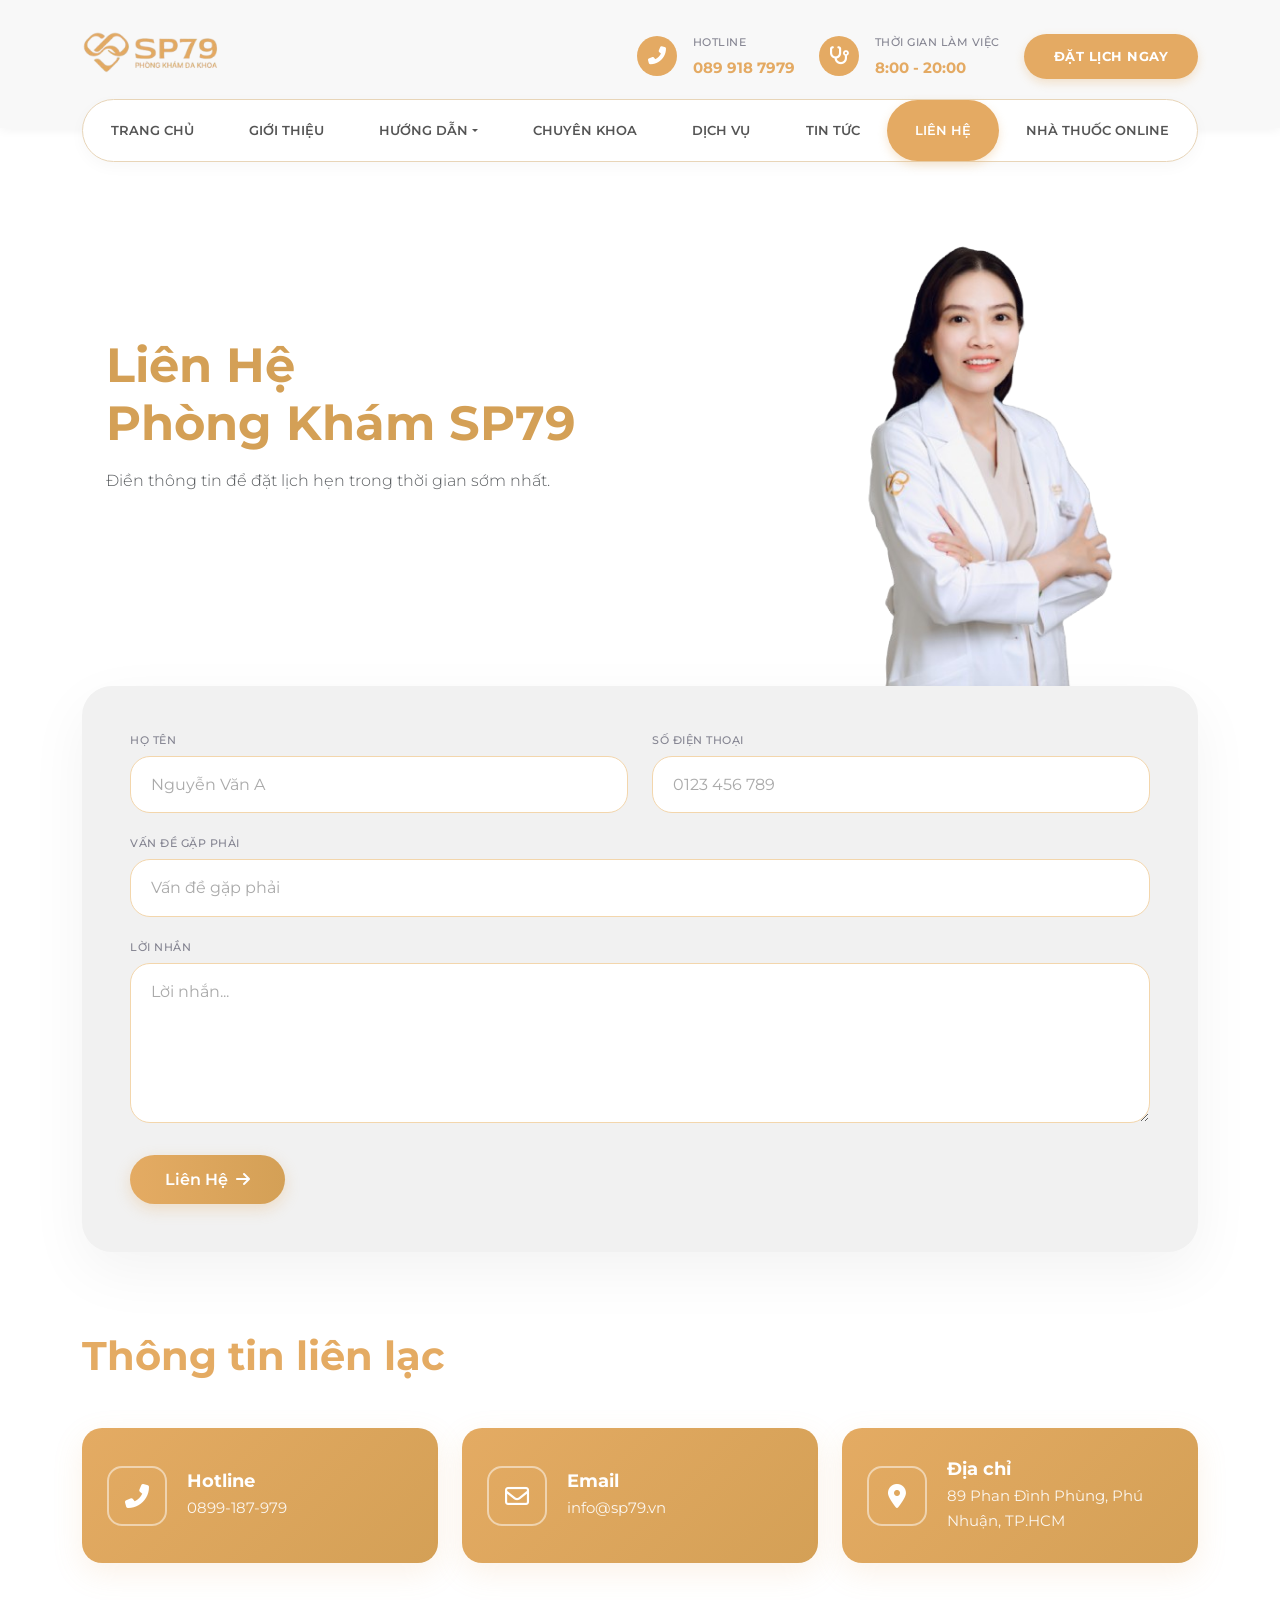
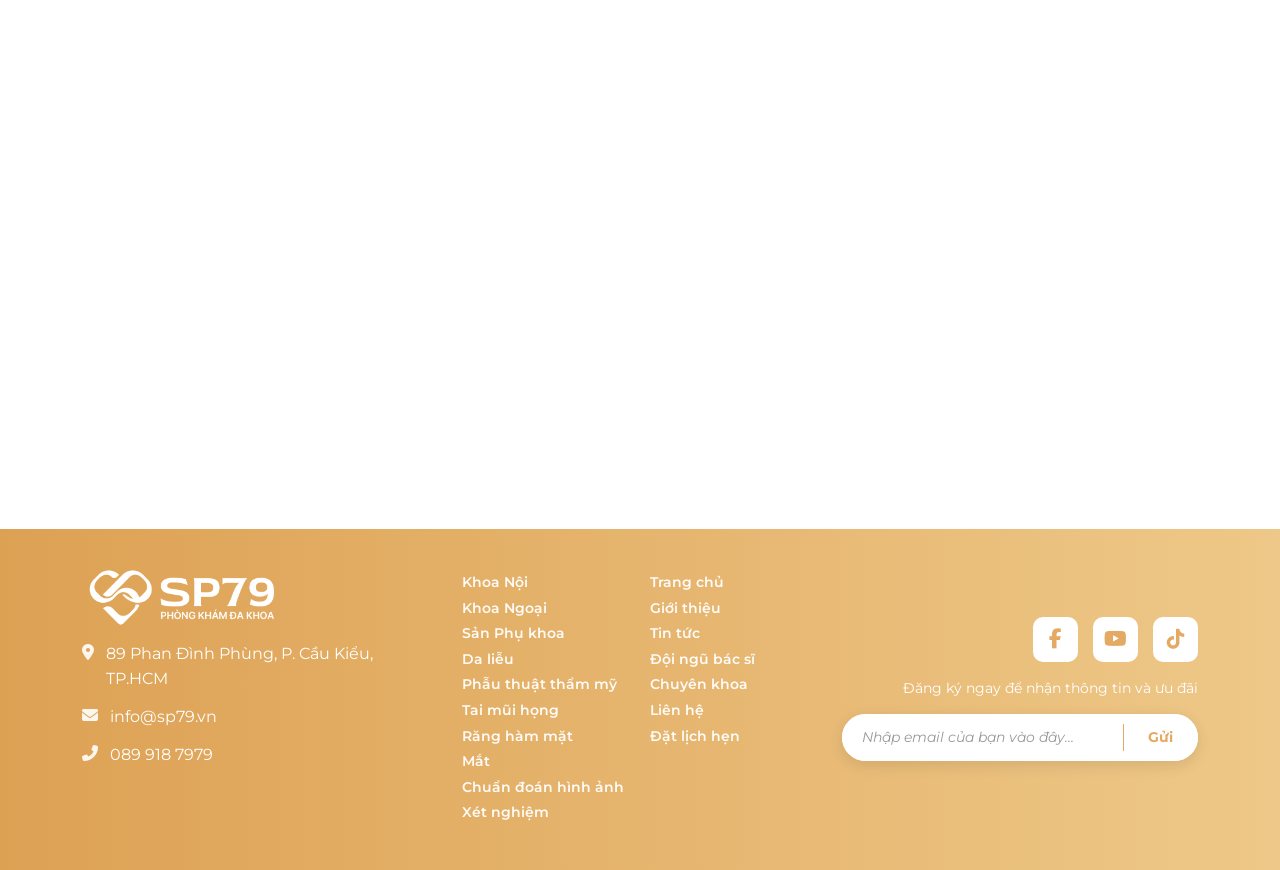
<file: contact.html>
<!DOCTYPE html>
<html lang="vi">

<head>
    <meta charset="UTF-8">
    <meta name="viewport" content="width=device-width, initial-scale=1.0">
    <title>SP79 - Phòng Khám Đa Khoa Quốc Tế</title>

    <!-- Bootstrap 5 CSS -->
    <link href="https://cdn.jsdelivr.net/npm/bootstrap@5.3.0/dist/css/bootstrap.min.css" rel="stylesheet">

    <!-- Font Awesome -->
    <link rel="stylesheet" href="https://cdnjs.cloudflare.com/ajax/libs/font-awesome/6.4.0/css/all.min.css">

    <!-- Google Fonts: Montserrat -->
    <link rel="preconnect" href="https://fonts.googleapis.com">
    <link rel="preconnect" href="https://fonts.gstatic.com" crossorigin>
    <link href="https://fonts.googleapis.com/css2?family=Montserrat:wght@400;500;600;700&display=swap" rel="stylesheet">

    <!-- Flaticon -->
    <link rel="stylesheet" href="css/flaticon.min.css">
    <!-- Custom CSS -->
    <link rel="stylesheet" href="css/style.css">
</head>

<body>

    <!-- Header Section -->
    <header class="header">
        <!-- Top Bar -->
        <div class="top-bar">
            <div class="container">
                <div class="row align-items-center gx-2">
                    <!-- Logo (Left on all devices) -->
                    <div class="col-auto">
                        <a href="#" class="d-inline-block">
                            <img src="images/logo.png" alt="SP79 Logo" class="logo-img">
                        </a>
                    </div>

                    <!-- Contact Info and CTA Button (Desktop only) -->
                    <div class="col d-none d-lg-block">
                        <div class="top-bar-right d-flex justify-content-end align-items-center gap-4">
                            <!-- Hotline Box -->
                            <div class="contact-box d-flex align-items-center gap-3">
                                <div class="contact-icon-circle">
                                    <i class="fas fa-phone-alt"></i>
                                </div>
                                <div class="contact-text">
                                    <div class="contact-label">HOTLINE</div>
                                    <div class="contact-value">089 918 7979</div>
                                </div>
                            </div>

                            <!-- Working Hours Box -->
                            <div class="contact-box d-flex align-items-center gap-3">
                                <div class="contact-icon-circle">
                                    <i class="fas fa-stethoscope"></i>
                                </div>
                                <div class="contact-text">
                                    <div class="contact-label">THỜI GIAN LÀM VIỆC</div>
                                    <div class="contact-value">8:00 - 20:00</div>
                                </div>
                            </div>

                            <!-- Appointment Button (Desktop) -->
                            <a href="#appointment" class="btn-appointment">ĐẶT LỊCH NGAY</a>
                        </div>
                    </div>

                    <!-- Mobile Controls (Right side) -->
                    <div class="col d-lg-none">
                        <div class="d-flex justify-content-end align-items-center gap-2">
                            <!-- Mobile Appointment Button -->
                            <a href="#appointment" class="btn-appointment">ĐẶT LỊCH NGAY</a>

                            <!-- Hamburger Menu -->
                            <button class="navbar-toggler" type="button" id="mobileMenuToggle">
                                <span class="navbar-toggler-icon"></span>
                            </button>
                        </div>
                    </div>
                </div>
            </div>
        </div>

        <!-- Navigation Bar (Desktop only menu) -->
        <nav class="navbar navbar-expand-lg navbar-light">
            <div class="container flex-wrap justify-content-between align-items-center">
                <div class="collapse navbar-collapse w-100 mt-2 mt-lg-0 d-none d-lg-block" id="mainNavbar">
                    <ul class="navbar-nav w-100">
                        <li class="nav-item"><a class="nav-link" href="index.html">TRANG CHỦ</a></li>
                        <li class="nav-item"><a class="nav-link" href="about.html">GIỚI THIỆU</a></li>
                        <li class="nav-item dropdown">
                            <a class="nav-link dropdown-toggle" href="#">HƯỚNG DẪN</a>
                            <div class="dropdown-menu-custom">
                                <a class="dropdown-item" href="#">Sơ đồ các tầng</a>
                                <a class="dropdown-item" href="#">Trang thiết bị</a>
                                <a class="dropdown-item" href="#./about.html#doctor">Tìm bác sĩ</a>
                                <a class="dropdown-item" href="#">Báo lãnh viện phí</a>

                                <a class="dropdown-item" href="#">Góp ý phòng khám</a>
                            </div>
                        </li>
                        <li class="nav-item"><a class="nav-link" href="specialties.html">CHUYÊN KHOA</a></li>
                        <li class="nav-item"><a class="nav-link" href="services.html">DỊCH VỤ</a></li>
                        <li class="nav-item"><a class="nav-link" href="news.html">TIN TỨC</a></li>
                        <li class="nav-item"><a class="nav-link child-active" href="contact.html">LIÊN HỆ</a></li>
                        <li class="nav-item"><a class="nav-link" href="https://nhathuoc.sp79.vn/">NHÀ THUỐC ONLINE</a>
                        </li>
                    </ul>
                </div>
            </div>
        </nav>

        <!-- Mobile Menu Modal -->
        <div class="mobile-menu-overlay" id="mobileMenuOverlay">
            <div class="mobile-menu-sidebar">
                <!-- Close Button -->
                <button class="mobile-menu-close" id="mobileMenuClose">
                    <i class="fas fa-times"></i>
                </button>

                <!-- Logo -->
                <div class="mobile-menu-logo">
                    <img src="images/logo.png" alt="SP79 Logo">
                </div>

                <!-- Menu Items -->
                <ul class="mobile-menu-nav">
                    <li><a href="index.html">TRANG CHỦ</a></li>
                    <li><a href="about.html">GIỚI THIỆU</a></li>
                    <li class="mobile-dropdown">
                        <div class="mobile-dropdown-header">
                            <a href="#">HƯỚNG DẪN</a>
                            <i class="fas fa-chevron-down"></i>
                        </div>
                        <div class="mobile-submenu">
                            <a href="#">Sơ đồ các tầng</a>
                            <a href="#">Trang thiết bị</a>
                            <a href="./about.html#doctor">Tìm bác sĩ</a>
                            <a href="#">Báo lãnh viện phí</a>
                            <a href="#">Liên hệ</a>
                            <a href="#">Góp ý phòng khám</a>
                        </div>
                    </li>
                    <li><a href="specialties.html">CHUYÊN KHOA</a></li>
                    <li><a href="services.html">DỊCH VỤ</a></li>
                    <li><a href="news.html">TIN TỨC</a></li>
                    <li><a href="contact.html" class="child-active">LIÊN HỆ</a></li>
                    <li><a href="https://nhathuoc.sp79.vn/">NHÀ THUỐC ONLINE</a></li>
                </ul>
            </div>
        </div>
    </header>

    <!-- Main Content (Placeholder) -->
    <main>
        <section class="banner-section contact-banner position-relative overflow-hidden mb-5">
            <div class="container">
                <div class="row align-items-center">
                    <!-- Left Content -->
                    <div class="col-lg-6 mb-4 mb-lg-0">
                        <div class="banner-content ps-lg-4">
                            <h1 class="banner-title fw-bold mb-3 display-4">Liên Hệ <br> Phòng Khám SP79</h1>
                            <p class="banner-desc text-muted mb-4 lead">Điền thông tin để đặt lịch hẹn trong thời gian
                                sớm nhất.</p>
                        </div>
                    </div>
                    <!-- Right Image -->
                    <div class="col-lg-6 position-relative text-center">
                        <img src="images/bac-si-hoang-thanh-hong-dao-removebg-preview.png" alt="Liên Hệ Bác Sĩ"
                            class="img-fluid banner-img">
                    </div>
                </div>
            </div>
        </section>

        <!-- Contact Form Section -->
        <section class="contact-form-section">
            <div class="container">
                <div class="row justify-content-center">
                    <div class="col-12">
                        <div class="contact-form-wrapper p-3 p-md-5">
                            <form action="#" method="POST">
                                <div class="row gy-4">
                                    <!-- Name -->
                                    <div class="col-md-6">
                                        <label for="name" class="contact-label">Họ tên</label>
                                        <input type="text" class="form-control-custom" id="name"
                                            placeholder="Nguyễn Văn A" required>
                                    </div>

                                    <!-- Phone -->
                                    <div class="col-md-6">
                                        <label for="phone" class="contact-label">Số điện thoại</label>
                                        <input type="tel" class="form-control-custom" id="phone"
                                            placeholder="0123 456 789" required>
                                    </div>

                                    <!-- Subject -->
                                    <div class="col-12">
                                        <label for="subject" class="contact-label">Vấn đề gặp phải</label>
                                        <input type="text" class="form-control-custom" id="subject"
                                            placeholder="Vấn đề gặp phải">
                                    </div>

                                    <!-- Message -->
                                    <div class="col-12">
                                        <label for="message" class="contact-label">Lời nhắn</label>
                                        <textarea class="form-control-custom" id="message" rows="5"
                                            placeholder="Lời nhắn..."></textarea>
                                    </div>

                                    <!-- Submit Button -->
                                    <div class="col-12 mt-4">
                                        <button type="submit" class="btn-contact-submit">
                                            Liên Hệ <i class="fas fa-arrow-right"></i>
                                        </button>
                                    </div>
                                </div>
                            </form>
                        </div>
                    </div>
                </div>
            </div>
        </section>


        <!-- Contact Info & Map Section -->
        <section class="contact-info-section">
            <div class="container">
                <!-- Section Title -->
                <div class="text-left mb-5">
                    <h2 class="contact-section-title">Thông tin liên lạc</h2>
                </div>

                <!-- Info Cards -->
                <div class="row g-4 mb-5 justify-content-center">
                    <!-- Hotline -->
                    <div class="col-md-4">
                        <div class="info-card">
                            <div class="info-icon">
                                <i class="fas fa-phone-alt"></i>
                            </div>
                            <div class="info-content">
                                <h3>Hotline</h3>
                                <p>0899-187-979</p>
                            </div>
                        </div>
                    </div>

                    <!-- Email -->
                    <div class="col-md-4">
                        <div class="info-card">
                            <div class="info-icon">
                                <i class="far fa-envelope"></i>
                            </div>
                            <div class="info-content">
                                <h3>Email</h3>
                                <p>info@sp79.vn</p>
                            </div>
                        </div>
                    </div>

                    <!-- Address -->
                    <div class="col-md-4">
                        <div class="info-card">
                            <div class="info-icon">
                                <i class="fas fa-map-marker-alt"></i>
                            </div>
                            <div class="info-content">
                                <h3>Địa chỉ</h3>
                                <p>89 Phan Đình Phùng, Phú Nhuận, TP.HCM</p>
                            </div>
                        </div>
                    </div>
                </div>

                <!-- Map -->
                <div class="map-wrapper">
                    <iframe
                        src="https://www.google.com/maps/embed?pb=!1m18!1m12!1m3!1d7838.450067997259!2d106.68136381127869!3d10.794069289311382!2m3!1f0!2f0!3f0!3m2!1i1024!2i768!4f13.1!3m3!1m2!1s0x317528d3bf426d1d%3A0x88a3f37756c30868!2zODkgxJAuIFBoYW4gxJDDrG5oIFBow7luZywgUGjGsOG7nW5nIDE1LCBQaMO6IE5odeG6rW4sIFRow6BuaCBwaOG7kSBI4buTIENow60gTWluaCA3MDAwMCwgVmlldG5hbQ!5e0!3m2!1sen!2sus!4v1765895688522!5m2!1sen!2sus"
                        width="100%" height="450" style="border:0;" allowfullscreen="" loading="lazy"
                        referrerpolicy="no-referrer-when-downgrade"></iframe>
                </div>
            </div>
        </section>
    </main>

    <!-- Footer -->
    <footer class="footer mt-5">
        <div class="container">
            <div class="row">
                <!-- Logo & Contact -->
                <div class="col-12 col-lg-4">
                    <a href="#" class="logo-footer">
                        <img src="images/logo-phong-kham-sp79-trang.png" alt="" class="logo">
                    </a>

                    <div class="footer-contact">
                        <div class="footer-contact-item">
                            <i class="fas fa-map-marker-alt"></i>
                            <span>89 Phan Đình Phùng, P. Cầu Kiểu, TP.HCM</span>
                        </div>
                        <div class="footer-contact-item">
                            <i class="fas fa-envelope"></i>
                            <a href="mailto:info@sp79.vn">info@sp79.vn</a>
                        </div>
                        <div class="footer-contact-item">
                            <i class="fas fa-phone-alt"></i>
                            <a href="tel:0899187979">089 918 7979</a>
                        </div>
                    </div>
                </div>

                <!-- Footer Links -->
                <div class="col-12 col-lg-4 footer-links">
                    <div class="footer-links-column">
                        <ul>
                            <li><a href="#">Khoa Nội</a></li>
                            <li><a href="#">Khoa Ngoại</a></li>
                            <li><a href="#">Sản Phụ khoa</a></li>
                            <li><a href="#">Da liễu</a></li>
                            <li><a href="#">Phẫu thuật thẩm mỹ</a></li>
                            <li><a href="#">Tai mũi họng</a></li>
                            <li><a href="#">Răng hàm mặt</a></li>
                            <li><a href="#">Mắt</a></li>
                            <li><a href="#">Chuẩn đoán hình ảnh</a></li>
                            <li><a href="#">Xét nghiệm</a></li>
                        </ul>
                    </div>

                    <div class="footer-links-column">
                        <ul>
                            <li><a href="#">Trang chủ</a></li>
                            <li><a href="#">Giới thiệu</a></li>
                            <li><a href="#">Tin tức</a></li>
                            <li><a href="#">Đội ngũ bác sĩ</a></li>
                            <li><a href="#">Chuyên khoa</a></li>
                            <li><a href="#">Liên hệ</a></li>
                            <li><a href="#">Đặt lịch hẹn</a></li>
                        </ul>
                    </div>
                </div>

                <!-- Newsletter -->
                <div class="col-12 col-lg-4 footer-newsletter mt-5">
                    <div class="social-links">
                        <a href="#" class="social-link" title="Facebook">
                            <i class="fab fa-facebook-f"></i>
                        </a>
                        <a href="#" class="social-link" title="YouTube">
                            <i class="fab fa-youtube"></i>
                        </a>
                        <a href="#" class="social-link" title="TikTok">
                            <i class="fab fa-tiktok"></i>
                        </a>
                    </div>

                    <div class="newsletter-text text-end">
                        Đăng ký ngay để nhận thông tin và ưu đãi
                    </div>

                    <form class="newsletter-form" id="newsletterForm">
                        <input type="email" class="newsletter-input fst-italic"
                            placeholder="Nhập email của bạn vào đây..." required>
                        <button type="submit" class="newsletter-btn">Gửi</button>
                    </form>
                </div>
            </div>
        </div>
    </footer>

    <!-- Bootstrap 5 JS Bundle -->
    <script src="https://cdn.jsdelivr.net/npm/bootstrap@5.3.0/dist/js/bootstrap.bundle.min.js"></script>

    <!-- jQuery -->
    <script src="https://code.jquery.com/jquery-3.7.0.min.js"></script>

    <!-- Custom JS -->
    <script src="js/main.js"></script>

</body>

</html>
</file>
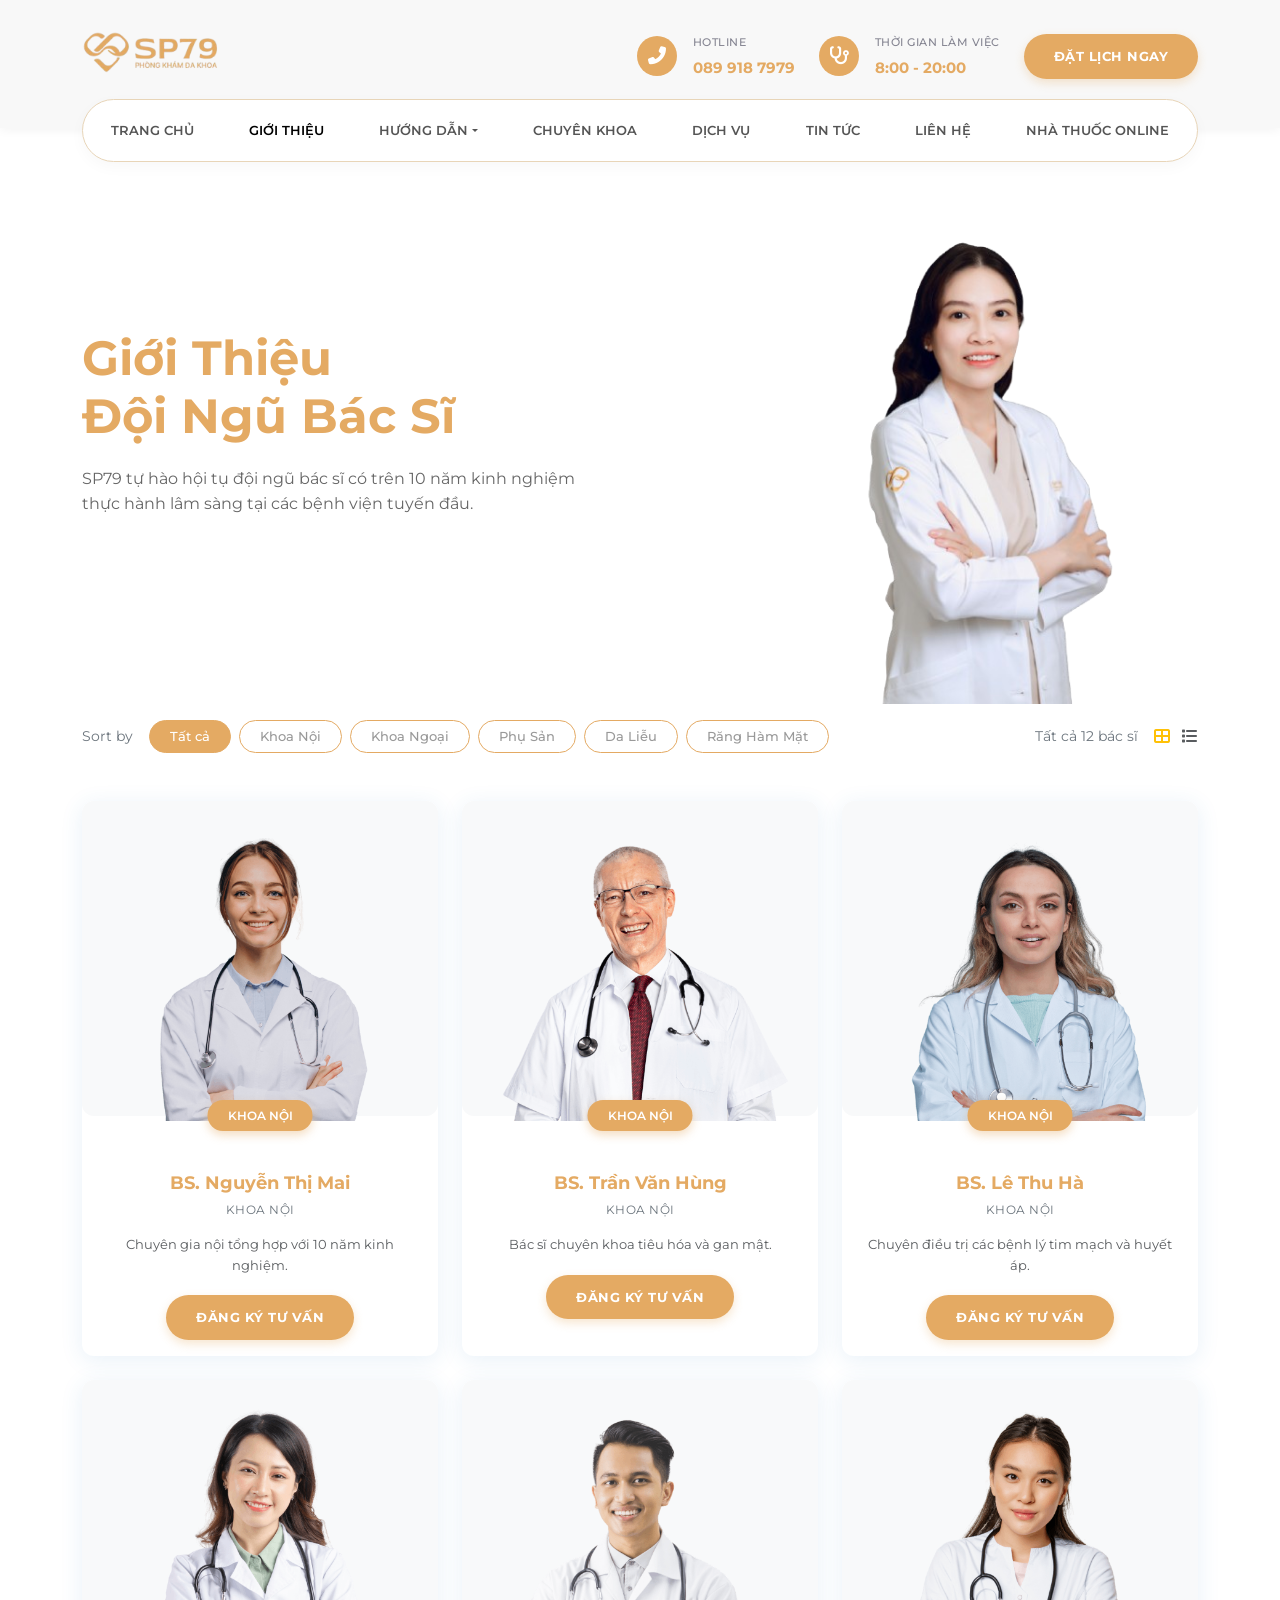
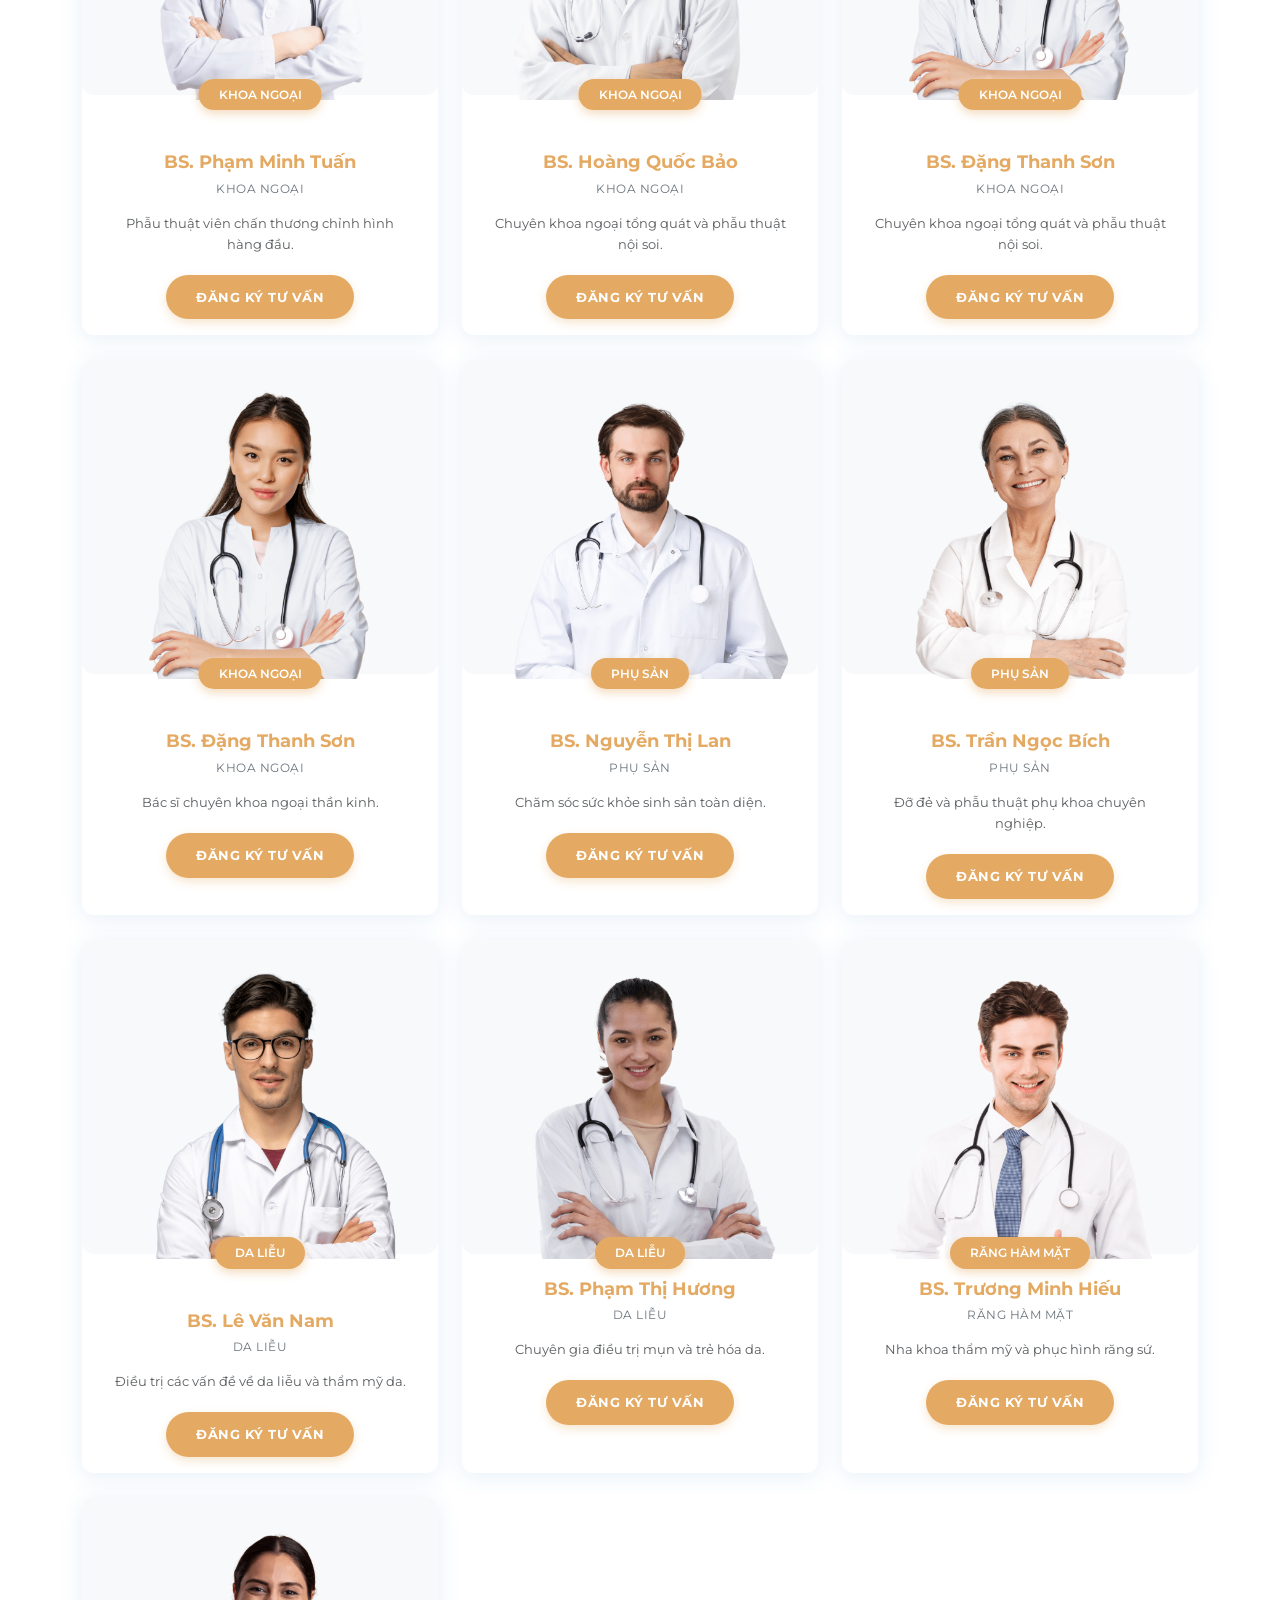
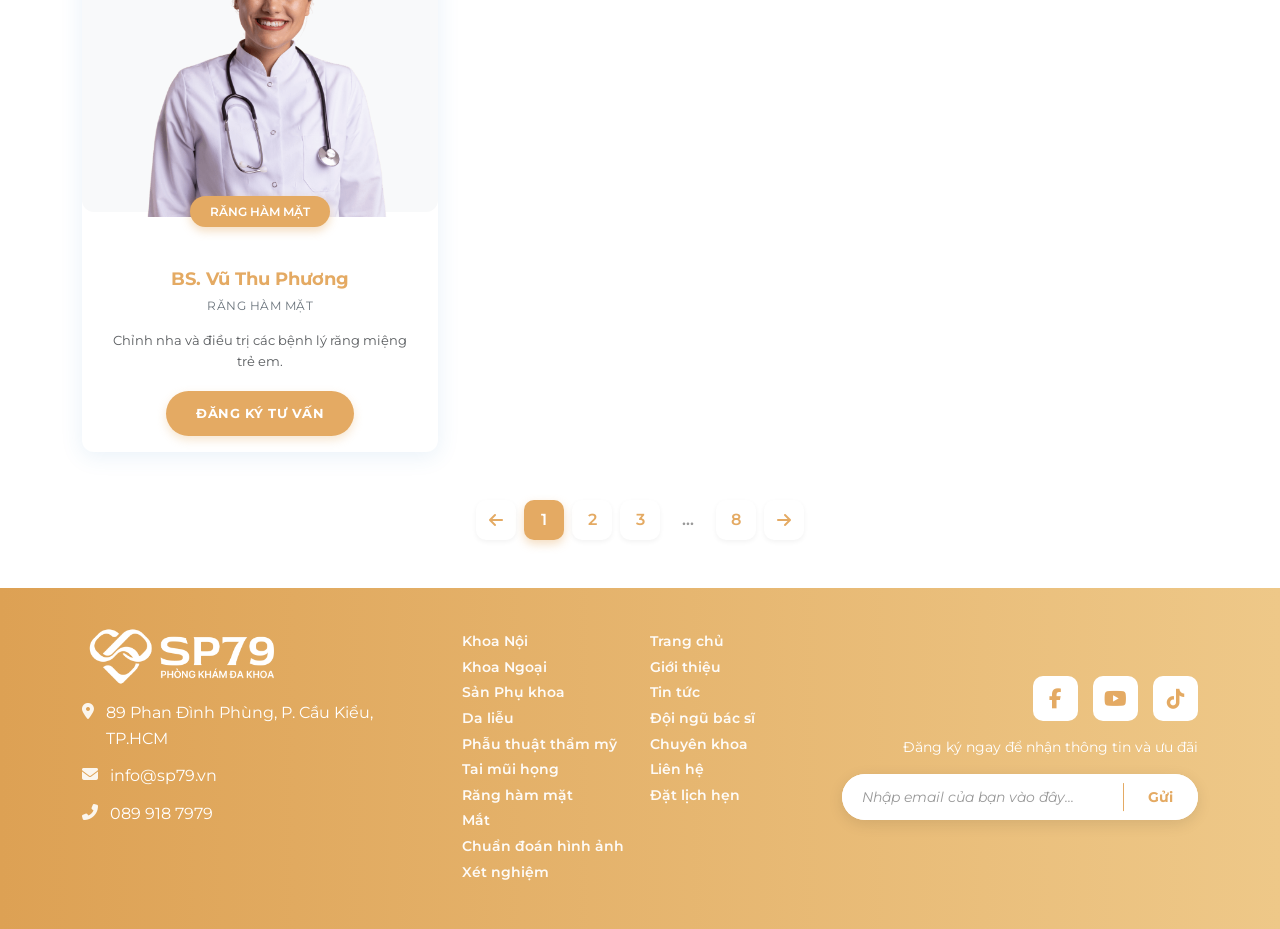
<file: doctor.html>
<!DOCTYPE html>
<html lang="vi">

<head>
    <meta charset="UTF-8">
    <meta name="viewport" content="width=device-width, initial-scale=1.0">
    <title>SP79 - Phòng Khám Đa Khoa Quốc Tế</title>

    <!-- Bootstrap 5 CSS -->
    <link href="https://cdn.jsdelivr.net/npm/bootstrap@5.3.0/dist/css/bootstrap.min.css" rel="stylesheet">

    <!-- Font Awesome -->
    <link rel="stylesheet" href="https://cdnjs.cloudflare.com/ajax/libs/font-awesome/6.4.0/css/all.min.css">

    <!-- Google Fonts: Montserrat -->
    <link rel="preconnect" href="https://fonts.googleapis.com">
    <link rel="preconnect" href="https://fonts.gstatic.com" crossorigin>
    <link href="https://fonts.googleapis.com/css2?family=Montserrat:wght@400;500;600;700&display=swap" rel="stylesheet">
    <!-- Flaticon -->
    <link rel="stylesheet" href="css/flaticon.min.css">
    <!-- Custom CSS -->
    <link rel="stylesheet" href="css/style.css">
</head>

<body>

    <!-- Header Section -->
    <header class="header">
        <!-- Top Bar -->
        <div class="top-bar">
            <div class="container">
                <div class="row align-items-center gx-2">
                    <!-- Logo (Left on all devices) -->
                    <div class="col-auto">
                        <a href="#" class="d-inline-block">
                            <img src="images/logo.png" alt="SP79 Logo" class="logo-img">
                        </a>
                    </div>

                    <!-- Contact Info and CTA Button (Desktop only) -->
                    <div class="col d-none d-lg-block">
                        <div class="top-bar-right d-flex justify-content-end align-items-center gap-4">
                            <!-- Hotline Box -->
                            <div class="contact-box d-flex align-items-center gap-3">
                                <div class="contact-icon-circle">
                                    <i class="fas fa-phone-alt"></i>
                                </div>
                                <div class="contact-text">
                                    <div class="contact-label">HOTLINE</div>
                                    <div class="contact-value">089 918 7979</div>
                                </div>
                            </div>

                            <!-- Working Hours Box -->
                            <div class="contact-box d-flex align-items-center gap-3">
                                <div class="contact-icon-circle">
                                    <i class="fas fa-stethoscope"></i>
                                </div>
                                <div class="contact-text">
                                    <div class="contact-label">THỜI GIAN LÀM VIỆC</div>
                                    <div class="contact-value">8:00 - 20:00</div>
                                </div>
                            </div>

                            <!-- Appointment Button (Desktop) -->
                            <a href="#appointment" class="btn-appointment">ĐẶT LỊCH NGAY</a>
                        </div>
                    </div>

                    <!-- Mobile Controls (Right side) -->
                    <div class="col d-lg-none">
                        <div class="d-flex justify-content-end align-items-center gap-2">
                            <!-- Mobile Appointment Button -->
                            <a href="#appointment" class="btn-appointment">ĐẶT LỊCH NGAY</a>

                            <!-- Hamburger Menu -->
                            <button class="navbar-toggler" type="button" id="mobileMenuToggle">
                                <span class="navbar-toggler-icon"></span>
                            </button>
                        </div>
                    </div>
                </div>
            </div>
        </div>

        <!-- Navigation Bar (Desktop only menu) -->
        <nav class="navbar navbar-expand-lg navbar-light">
            <div class="container flex-wrap justify-content-between align-items-center">
                <div class="collapse navbar-collapse w-100 mt-2 mt-lg-0 d-none d-lg-block" id="mainNavbar">
                    <ul class="navbar-nav w-100">
                        <li class="nav-item"><a class="nav-link" href="index.html">TRANG CHỦ</a></li>
                        <li class="nav-item"><a class="nav-link active" href="about.html">GIỚI THIỆU</a></li>
                        <li class="nav-item dropdown">
                            <a class="nav-link dropdown-toggle" href="#">HƯỚNG DẪN</a>
                            <div class="dropdown-menu-custom">
                                <a class="dropdown-item" href="#">Sơ đồ các tầng</a>
                                <a class="dropdown-item" href="#">Trang thiết bị</a>
                                <a class="dropdown-item" href="./about.html#doctor">Tìm bác sĩ</a>
                                <a class="dropdown-item" href="#">Báo lãnh viện phí</a>
                                <a class="dropdown-item" href="#">Góp ý phòng khám</a>
                            </div>
                        </li>
                        <li class="nav-item"><a class="nav-link" href="specialties.html">CHUYÊN KHOA</a></li>
                        <li class="nav-item"><a class="nav-link" href="price.html">DỊCH VỤ</a></li>
                        <li class="nav-item"><a class="nav-link" href="news.html">TIN TỨC</a></li>
                        <li class="nav-item"><a class="nav-link" href="contact.html">LIÊN HỆ</a></li>
                        <li class="nav-item"><a class="nav-link" href="https://nhathuoc.sp79.vn/">NHÀ THUỐC ONLINE</a>
                        </li>
                    </ul>
                </div>
            </div>
        </nav>

        <!-- Mobile Menu Modal -->
        <div class="mobile-menu-overlay" id="mobileMenuOverlay">
            <div class="mobile-menu-sidebar">
                <!-- Close Button -->
                <button class="mobile-menu-close" id="mobileMenuClose">
                    <i class="fas fa-times"></i>
                </button>

                <!-- Logo -->
                <div class="mobile-menu-logo">
                    <img src="images/logo.png" alt="SP79 Logo">
                </div>

                <!-- Menu Items -->
                <ul class="mobile-menu-nav">
                    <li><a href="index.html">TRANG CHỦ</a></li>
                    <li><a href="about.html" class="active">GIỚI THIỆU</a></li>
                    <li class="mobile-dropdown">
                        <div class="mobile-dropdown-header">
                            <a href="#">HƯỚNG DẪN</a>
                            <i class="fas fa-chevron-down"></i>
                        </div>
                        <div class="mobile-submenu">
                            <a href="#">Sơ đồ các tầng</a>
                            <a href="#">Trang thiết bị</a>
                            <a href="#">Tìm bác sĩ</a>
                            <a href="#">Báo lãnh viện phí</a>
                            <a href="#">Góp ý phòng khám</a>
                        </div>
                    </li>
                    <li><a href="specialties.html">CHUYÊN KHOA</a></li>
                    <li><a href="price.html">DỊCH VỤ</a></li>
                    <li><a href="news.html">TIN TỨC</a></li>
                    <li><a href="contact.html">LIÊN HỆ</a></li>
                    <li><a href="https://nhathuoc.sp79.vn/">NHÀ THUỐC ONLINE</a></li>
                </ul>
            </div>
        </div>
    </header>

    <!-- Main Content (Placeholder) -->
    <main>
        <!-- Banner Section -->
        <section class="banner-section my-4 my-lg-3">
            <div class="container">
                <div class="row align-items-center">
                    <!-- Text Content -->
                    <div class="col-12 col-lg-6">
                        <div class="banner-content">
                            <h1 class="banner-title">Giới Thiệu <br> Đội Ngũ Bác Sĩ</h1>
                            <p class="banner-desc">
                                SP79 tự hào hội tụ đội ngũ bác sĩ có trên 10 năm kinh nghiệm thực hành lâm sàng tại các
                                bệnh viện tuyến đầu.
                            </p>
                        </div>
                    </div>
                    <!-- Image -->
                    <div class="col-12 col-lg-6 text-center text-lg-end">
                        <div class="banner-image-wrapper">
                            <img src="images/bac-si-hoang-thanh-hong-dao-removebg-preview.png" alt="Doctor SP79"
                                class="img-fluid banner-img">
                        </div>
                    </div>
                </div>
            </div>
        </section>

        <!-- Doctor List Section -->
        <section class="doctor-section" id="doctors">
            <div class="container">
                <div class="doctor-filter mb-5">
                    <div class="d-flex flex-wrap align-items-center justify-content-between w-100 gap-3">
                        <!-- Left: Filters -->
                        <div class="filter-left d-flex flex-wrap align-items-center gap-2">
                            <span class="text-secondary small me-2">Sort by</span>
                            <button class="btn btn-filter active" data-filter="all">Tất cả</button>
                            <button class="btn btn-filter" data-filter="noikhoa">Khoa Nội</button>
                            <button class="btn btn-filter" data-filter="ngoaikhoa">Khoa Ngoại</button>
                            <button class="btn btn-filter" data-filter="phusan">Phụ Sản</button>
                            <button class="btn btn-filter" data-filter="dalieu">Da Liễu</button>
                            <button class="btn btn-filter" data-filter="ranghammat">Răng Hàm Mặt</button>
                        </div>

                        <!-- Right: Info & View Toggle (Hidden on mobile if needed or adapted) -->
                        <div class="filter-right d-none d-lg-flex align-items-center gap-3">
                            <span class="text-secondary small">Tất cả 12 bác sĩ</span>
                            <div class="view-toggle">
                                <i class="fas fa-th-large text-warning"></i>
                                <i class="fas fa-list text-muted ms-2"></i>
                            </div>
                        </div>
                    </div>
                </div>

                <!-- Doctor Grid -->
                <div class="row g-4" id="doctor-grid">
                    <div class="col-12 col-md-6 col-lg-4 doctor-item" data-category="noikhoa">
                        <div class="doctor-card text-center">
                            <div class="doctor-img-wrapper mb-3 position-relative">
                                <img src="images/doctor_1.png" alt="BS. Nguyễn Thị Mai" class="img-fluid doctor-img">
                                <div class="doctor-badge">Khoa Nội</div>
                            </div>
                            <div class="p-3">
                                <h3 class="doctor-name">BS. Nguyễn Thị Mai</h3>
                                <p class="doctor-dept text-secondary small text-uppercase">Khoa Nội</p>
                                <p class="doctor-bio text-muted">Chuyên gia nội tổng hợp với 10 năm kinh nghiệm.</p>
                                <div class="doctor-social d-flex justify-content-center gap-2 mt-3">
                                    <a href="#" class="btn-appointment">Đăng ký tư vấn</a>
                                </div>
                            </div>
                        </div>
                    </div>
                    <div class="col-12 col-md-6 col-lg-4 doctor-item" data-category="noikhoa">
                        <div class="doctor-card text-center">
                            <div class="doctor-img-wrapper mb-3 position-relative">
                                <img src="images/doctor_2.png" alt="BS. Trần Văn Hùng" class="img-fluid doctor-img">
                                <div class="doctor-badge">Khoa Nội</div>
                            </div>
                            <div class="p-3">
                                <h3 class="doctor-name">BS. Trần Văn Hùng</h3>
                                <p class="doctor-dept text-secondary small text-uppercase">Khoa Nội</p>
                                <p class="doctor-bio text-muted">Bác sĩ chuyên khoa tiêu hóa và gan mật.</p>
                                <div class="doctor-social d-flex justify-content-center gap-2 mt-3">
                                    <a href="#" class="btn-appointment">Đăng ký tư vấn</a>
                                </div>
                            </div>
                        </div>
                    </div>
                    <div class="col-12 col-md-6 col-lg-4 doctor-item" data-category="noikhoa">
                        <div class="doctor-card text-center">
                            <div class="doctor-img-wrapper mb-3 position-relative">
                                <img src="images/doctor_3.png" alt="BS. Lê Thu Hà" class="img-fluid doctor-img">
                                <div class="doctor-badge">Khoa Nội</div>
                            </div>
                            <div class="p-3">
                                <h3 class="doctor-name">BS. Lê Thu Hà</h3>
                                <p class="doctor-dept text-secondary small text-uppercase">Khoa Nội</p>
                                <p class="doctor-bio text-muted">Chuyên điều trị các bệnh lý tim mạch và huyết áp.</p>
                                <div class="doctor-social d-flex justify-content-center gap-2 mt-3">
                                    <a href="#" class="btn-appointment">Đăng ký tư vấn</a>
                                </div>
                            </div>
                        </div>
                    </div>

                    <!-- Khoa Ngoại: 4, 5, 6 -->
                    <div class="col-12 col-md-6 col-lg-4 doctor-item" data-category="ngoaikhoa">
                        <div class="doctor-card text-center">
                            <div class="doctor-img-wrapper mb-3 position-relative">
                                <img src="images/doctor_4.png" alt="BS. Phạm Minh Tuấn" class="img-fluid doctor-img">
                                <div class="doctor-badge">Khoa Ngoại</div>
                            </div>
                            <div class="p-3">
                                <h3 class="doctor-name">BS. Phạm Minh Tuấn</h3>
                                <p class="doctor-dept text-secondary small text-uppercase">Khoa Ngoại</p>
                                <p class="doctor-bio text-muted">Phẫu thuật viên chấn thương chỉnh hình hàng đầu.</p>
                                <div class="doctor-social d-flex justify-content-center gap-2 mt-3">
                                    <a href="#" class="btn-appointment">Đăng ký tư vấn</a>
                                </div>
                            </div>
                        </div>
                    </div>
                    <div class="col-12 col-md-6 col-lg-4 doctor-item" data-category="ngoaikhoa">
                        <div class="doctor-card text-center">
                            <div class="doctor-img-wrapper mb-3 position-relative">
                                <img src="images/doctor_5.png" alt="BS. Hoàng Quốc Bảo" class="img-fluid doctor-img">
                                <div class="doctor-badge">Khoa Ngoại</div>
                            </div>
                            <div class="p-3">
                                <h3 class="doctor-name">BS. Hoàng Quốc Bảo</h3>
                                <p class="doctor-dept text-secondary small text-uppercase">Khoa Ngoại</p>
                                <p class="doctor-bio text-muted">Chuyên khoa ngoại tổng quát và phẫu thuật nội soi.</p>
                                <div class="doctor-social d-flex justify-content-center gap-2 mt-3">
                                    <a href="#" class="btn-appointment">Đăng ký tư vấn</a>
                                </div>
                            </div>
                        </div>
                    </div>
                    <div class="col-12 col-md-6 col-lg-4 doctor-item" data-category="ngoaikhoa">
                        <div class="doctor-card text-center">
                            <div class="doctor-img-wrapper mb-3 position-relative">
                                <img src="images/doctor_6.png" alt="BS. Đặng Thanh Sơn" class="img-fluid doctor-img">
                                <div class="doctor-badge">Khoa Ngoại</div>
                            </div>
                            <div class="p-3">
                                <h3 class="doctor-name">BS. Đặng Thanh Sơn</h3>
                                <p class="doctor-dept text-secondary small text-uppercase">Khoa Ngoại</p>
                                <p class="doctor-bio text-muted">Chuyên khoa ngoại tổng quát và phẫu thuật nội soi.</p>
                                <div class="doctor-social d-flex justify-content-center gap-2 mt-3">
                                    <a href="#" class="btn-appointment">Đăng ký tư vấn</a>
                                </div>
                            </div>
                        </div>
                    </div>
                    <div class="col-12 col-md-6 col-lg-4 doctor-item" data-category="ngoaikhoa">
                        <div class="doctor-card text-center">
                            <div class="doctor-img-wrapper mb-3 position-relative">
                                <img src="images/doctor_6.png" alt="BS. Đặng Thanh Sơn" class="img-fluid doctor-img">
                                <div class="doctor-badge">Khoa Ngoại</div>
                            </div>
                            <div class="p-3">
                                <h3 class="doctor-name">BS. Đặng Thanh Sơn</h3>
                                <p class="doctor-dept text-secondary small text-uppercase">Khoa Ngoại</p>
                                <p class="doctor-bio text-muted">Bác sĩ chuyên khoa ngoại thần kinh.</p>
                                <div class="doctor-social d-flex justify-content-center gap-2 mt-3">
                                    <a href="#" class="btn-appointment">Đăng ký tư vấn</a>
                                </div>
                            </div>
                        </div>
                    </div>

                    <!-- Phụ Sản: 7, 8 -->
                    <div class="col-12 col-md-6 col-lg-4 doctor-item" data-category="phusan">
                        <div class="doctor-card text-center">
                            <div class="doctor-img-wrapper mb-3 position-relative">
                                <img src="images/doctor_7.png" alt="BS. Nguyễn Thị Lan" class="img-fluid doctor-img">
                                <div class="doctor-badge">Phụ Sản</div>
                            </div>
                            <div class="p-3">
                                <h3 class="doctor-name">BS. Nguyễn Thị Lan</h3>
                                <p class="doctor-dept text-secondary small text-uppercase">Phụ Sản</p>
                                <p class="doctor-bio text-muted">Chăm sóc sức khỏe sinh sản toàn diện.</p>
                                <div class="doctor-social d-flex justify-content-center gap-2 mt-3">
                                    <a href="#" class="btn-appointment">Đăng ký tư vấn</a>
                                </div>
                            </div>
                        </div>
                    </div>
                    <div class="col-12 col-md-6 col-lg-4 doctor-item" data-category="phusan">
                        <div class="doctor-card text-center">
                            <div class="doctor-img-wrapper mb-3 position-relative">
                                <img src="images/doctor_8.png" alt="BS. Trần Ngọc Bích" class="img-fluid doctor-img">
                                <div class="doctor-badge">Phụ Sản</div>
                            </div>
                            <div class="p-3">
                                <h3 class="doctor-name">BS. Trần Ngọc Bích</h3>
                                <p class="doctor-dept text-secondary small text-uppercase">Phụ Sản</p>
                                <p class="doctor-bio text-muted">Đỡ đẻ và phẫu thuật phụ khoa chuyên nghiệp.</p>
                                <div class="doctor-social d-flex justify-content-center gap-2 mt-3">
                                    <a href="#" class="btn-appointment">Đăng ký tư vấn</a>
                                </div>
                            </div>
                        </div>
                    </div>

                    <!-- Da Liễu: 9, 10 -->
                    <div class="col-12 col-md-6 col-lg-4 doctor-item" data-category="dalieu">
                        <div class="doctor-card text-center">
                            <div class="doctor-img-wrapper mb-3 position-relative">
                                <img src="images/doctor_9.png" alt="BS. Lê Văn Nam" class="img-fluid doctor-img">
                                <div class="doctor-badge">Da Liễu</div>
                            </div>
                            <div class="p-3">
                                <h3 class="doctor-name">BS. Lê Văn Nam</h3>
                                <p class="doctor-dept text-secondary small text-uppercase">Da Liễu</p>
                                <p class="doctor-bio text-muted">Điều trị các vấn đề về da liễu và thẩm mỹ da.</p>
                                <div class="doctor-social d-flex justify-content-center gap-2 mt-3">
                                    <a href="#" class="btn-appointment">Đăng ký tư vấn</a>
                                </div>
                            </div>
                        </div>
                    </div>
                    <div class="col-12 col-md-6 col-lg-4 doctor-item" data-category="dalieu">
                        <div class="doctor-card text-center">
                            <div class="doctor-img-wrapper mb-3 position-relative">
                                <img src="images/doctor_10.png" alt="BS. Phạm Thị Hương" class="img-fluid doctor-img">
                                <div class="doctor-badge">Da Liễu</div>
                            </div>
                            <h3 class="doctor-name">BS. Phạm Thị Hương</h3>
                            <p class="doctor-dept text-secondary small text-uppercase">Da Liễu</p>
                            <p class="doctor-bio text-muted">Chuyên gia điều trị mụn và trẻ hóa da.</p>
                            <div class="doctor-social d-flex justify-content-center gap-2 mt-3">
                                <a href="#" class="btn-appointment">Đăng ký tư vấn</a>
                            </div>
                        </div>
                    </div>

                    <!-- Răng Hàm Mặt: 11, 12 -->
                    <div class="col-12 col-md-6 col-lg-4 doctor-item" data-category="ranghammat">
                        <div class="doctor-card text-center">
                            <div class="doctor-img-wrapper mb-3 position-relative">
                                <img src="images/doctor_11.png" alt="BS. Trương Minh Hiếu" class="img-fluid doctor-img">
                                <div class="doctor-badge">Răng Hàm Mặt</div>
                            </div>
                            <h3 class="doctor-name">BS. Trương Minh Hiếu</h3>
                            <p class="doctor-dept text-secondary small text-uppercase">Răng Hàm Mặt</p>
                            <p class="doctor-bio text-muted">Nha khoa thẩm mỹ và phục hình răng sứ.</p>
                            <div class="doctor-social d-flex justify-content-center gap-2 mt-3">
                                <a href="#" class="btn-appointment">Đăng ký tư vấn</a>
                            </div>
                        </div>
                    </div>
                    <div class="col-12 col-md-6 col-lg-4 doctor-item" data-category="ranghammat">
                        <div class="doctor-card text-center">
                            <div class="doctor-img-wrapper mb-3 position-relative">
                                <img src="images/doctor_12.png" alt="BS. Vũ Thu Phương" class="img-fluid doctor-img">
                                <div class="doctor-badge">Răng Hàm Mặt</div>
                            </div>
                            <div class="p-3">
                                <h3 class="doctor-name">BS. Vũ Thu Phương</h3>
                                <p class="doctor-dept text-secondary small text-uppercase">Răng Hàm Mặt</p>
                                <p class="doctor-bio text-muted">Chỉnh nha và điều trị các bệnh lý răng miệng trẻ em.
                                </p>
                                <div class="doctor-social d-flex justify-content-center gap-2 mt-3">
                                    <a href="#" class="btn-appointment">Đăng ký tư vấn</a>
                                </div>
                            </div>
                        </div>
                    </div>
                </div>

                <!-- Pagination -->
                <div class="pagination-wrapper mt-5 text-center">
                    <nav aria-label="Page navigation">
                        <ul class="pagination justify-content-center align-items-center gap-2">
                            <li class="page-item">
                                <a class="page-link prev-next" href="#" aria-label="Previous">
                                    <i class="fas fa-arrow-left"></i>
                                </a>
                            </li>
                            <li class="page-item"><a class="page-link active" href="#">1</a></li>
                            <li class="page-item"><a class="page-link" href="#">2</a></li>
                            <li class="page-item"><a class="page-link" href="#">3</a></li>
                            <li class="page-item"><span class="page-link dots">...</span></li>
                            <li class="page-item"><a class="page-link" href="#">8</a></li>
                            <li class="page-item">
                                <a class="page-link prev-next" href="#" aria-label="Next">
                                    <i class="fas fa-arrow-right"></i>
                                </a>
                            </li>
                        </ul>
                    </nav>
                </div>
            </div>
        </section>
    </main>

    <!-- Footer -->
    <footer class="footer mt-5">
        <div class="container">
            <div class="row">
                <!-- Logo & Contact -->
                <div class="col-12 col-lg-4">
                    <a href="#" class="logo-footer">
                        <img src="images/logo-phong-kham-sp79-trang.png" alt="" class="logo">
                    </a>

                    <div class="footer-contact">
                        <div class="footer-contact-item">
                            <i class="fas fa-map-marker-alt"></i>
                            <span>89 Phan Đình Phùng, P. Cầu Kiểu, TP.HCM</span>
                        </div>
                        <div class="footer-contact-item">
                            <i class="fas fa-envelope"></i>
                            <a href="mailto:info@sp79.vn">info@sp79.vn</a>
                        </div>
                        <div class="footer-contact-item">
                            <i class="fas fa-phone-alt"></i>
                            <a href="tel:0899187979">089 918 7979</a>
                        </div>
                    </div>
                </div>

                <!-- Footer Links -->
                <div class="col-12 col-lg-4 footer-links">
                    <div class="footer-links-column">
                        <ul>
                            <li><a href="#">Khoa Nội</a></li>
                            <li><a href="#">Khoa Ngoại</a></li>
                            <li><a href="#">Sản Phụ khoa</a></li>
                            <li><a href="#">Da liễu</a></li>
                            <li><a href="#">Phẫu thuật thẩm mỹ</a></li>
                            <li><a href="#">Tai mũi họng</a></li>
                            <li><a href="#">Răng hàm mặt</a></li>
                            <li><a href="#">Mắt</a></li>
                            <li><a href="#">Chuẩn đoán hình ảnh</a></li>
                            <li><a href="#">Xét nghiệm</a></li>
                        </ul>
                    </div>

                    <div class="footer-links-column">
                        <ul>
                            <li><a href="#">Trang chủ</a></li>
                            <li><a href="#">Giới thiệu</a></li>
                            <li><a href="#">Tin tức</a></li>
                            <li><a href="#">Đội ngũ bác sĩ</a></li>
                            <li><a href="#">Chuyên khoa</a></li>
                            <li><a href="#">Liên hệ</a></li>
                            <li><a href="#">Đặt lịch hẹn</a></li>
                        </ul>
                    </div>
                </div>

                <!-- Newsletter -->
                <div class="col-12 col-lg-4 footer-newsletter mt-5">
                    <div class="social-links">
                        <a href="#" class="social-link" title="Facebook">
                            <i class="fab fa-facebook-f"></i>
                        </a>
                        <a href="#" class="social-link" title="YouTube">
                            <i class="fab fa-youtube"></i>
                        </a>
                        <a href="#" class="social-link" title="TikTok">
                            <i class="fab fa-tiktok"></i>
                        </a>
                    </div>

                    <div class="newsletter-text text-end">
                        Đăng ký ngay để nhận thông tin và ưu đãi
                    </div>

                    <form class="newsletter-form" id="newsletterForm">
                        <input type="email" class="newsletter-input fst-italic"
                            placeholder="Nhập email của bạn vào đây..." required>
                        <button type="submit" class="newsletter-btn">Gửi</button>
                    </form>
                </div>
            </div>
        </div>
    </footer>

    <!-- Bootstrap 5 JS Bundle -->
    <script src="https://cdn.jsdelivr.net/npm/bootstrap@5.3.0/dist/js/bootstrap.bundle.min.js"></script>

    <!-- jQuery -->
    <script src="https://code.jquery.com/jquery-3.7.0.min.js"></script>

    <!-- Custom JS -->
    <script src="js/main.js"></script>

</body>

</html>
</file>
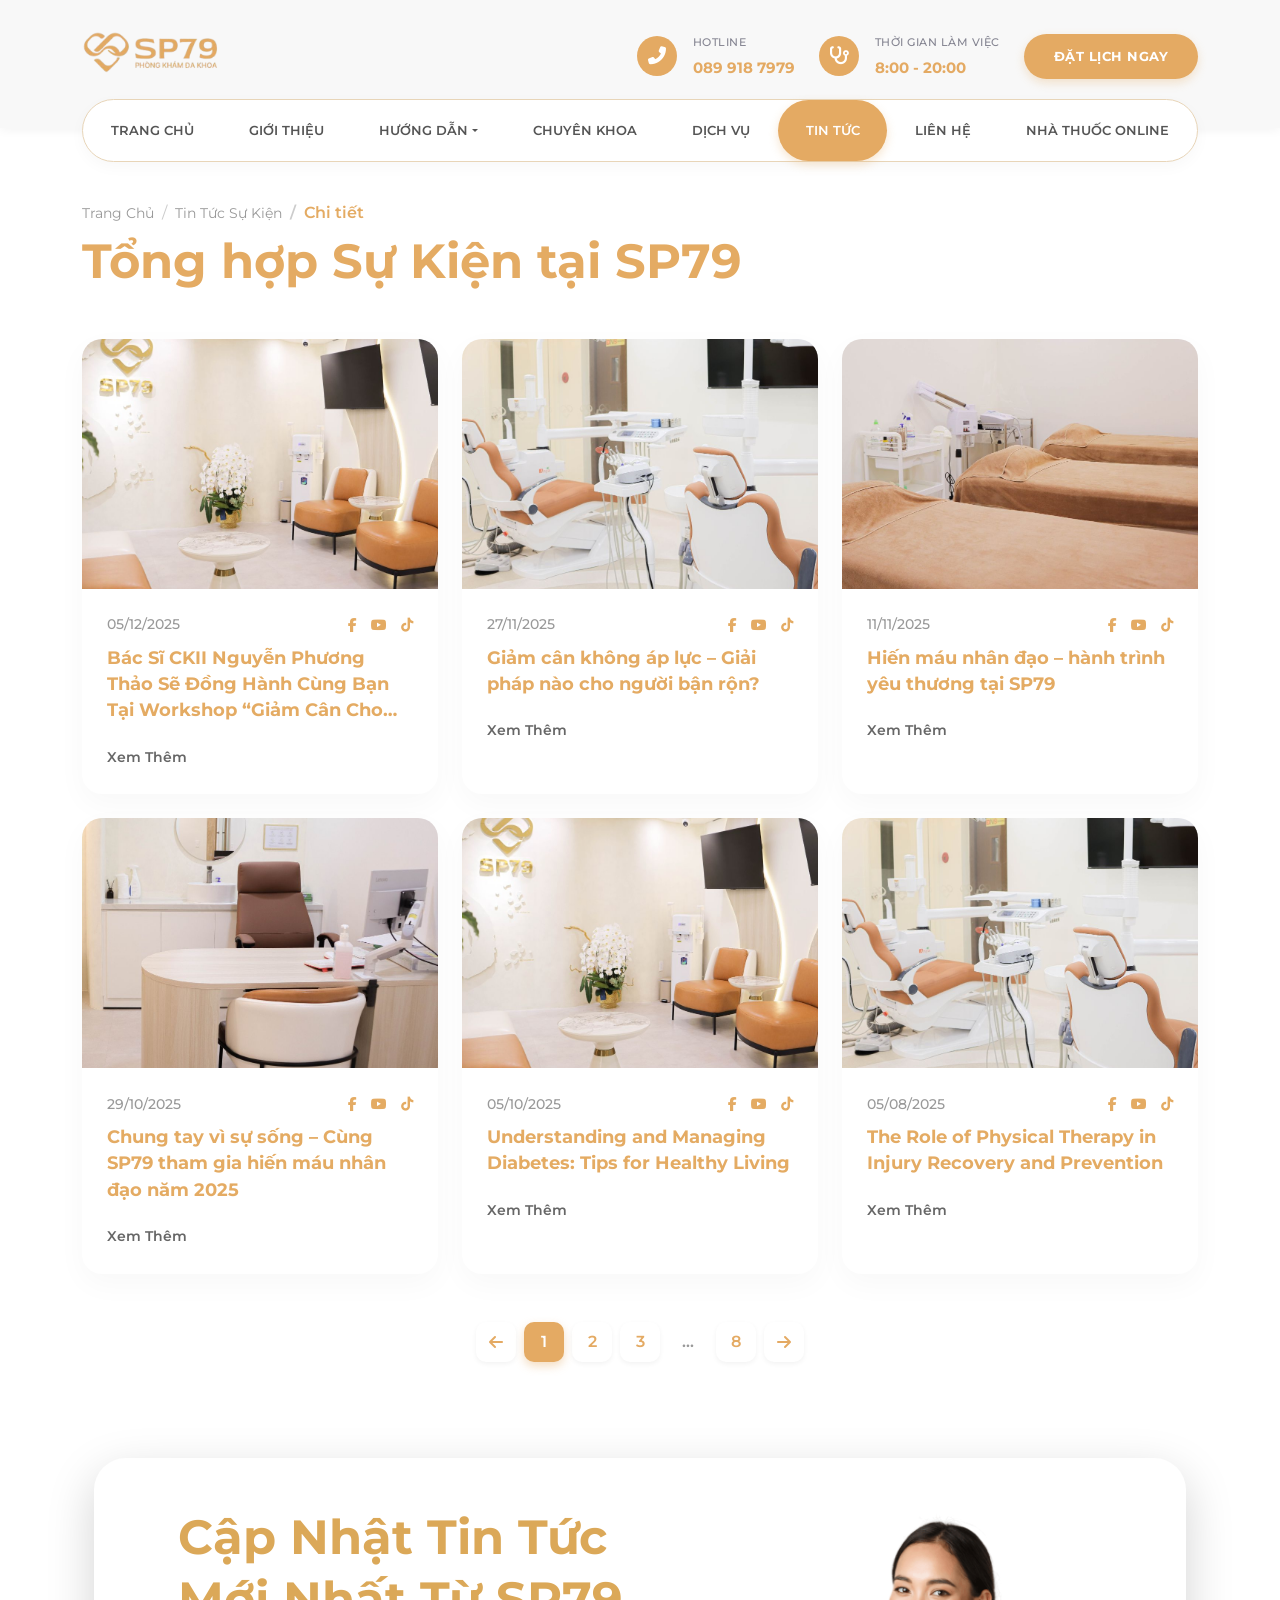
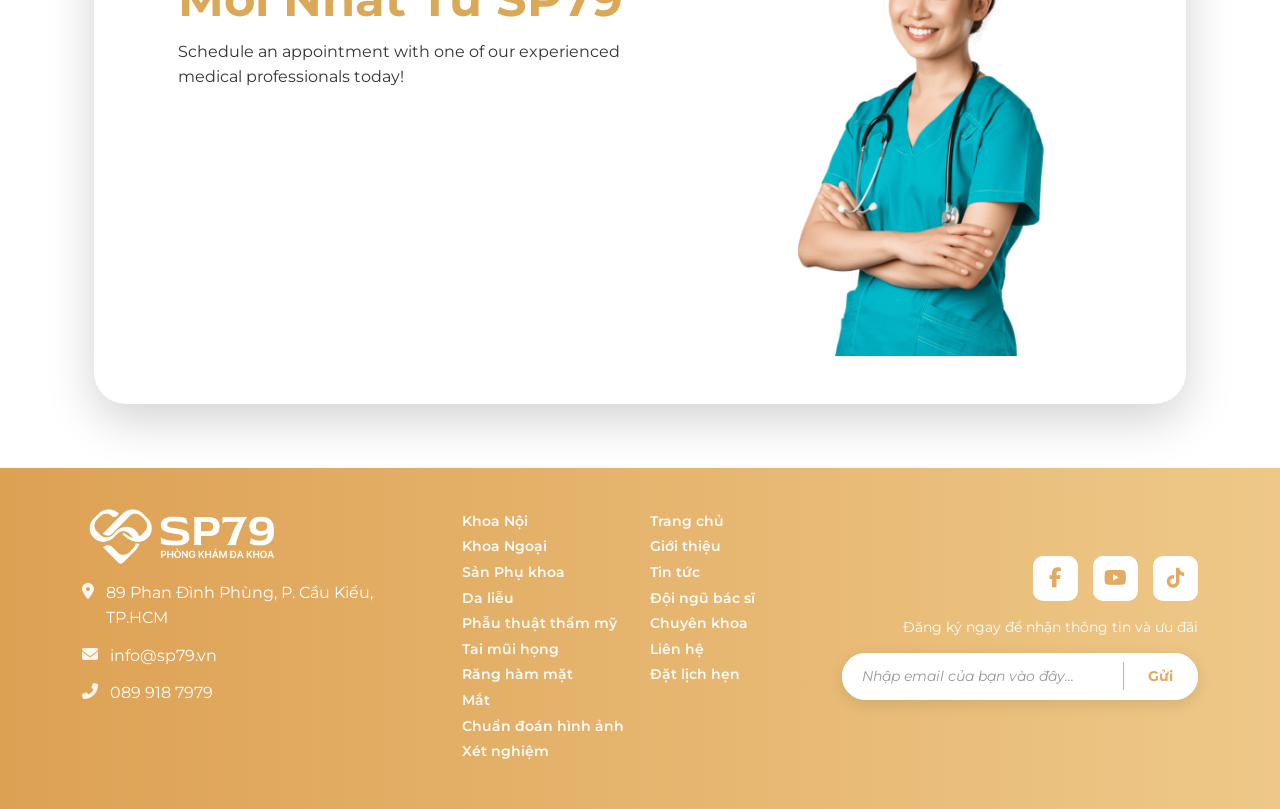
<file: news.html>
<!DOCTYPE html>
<html lang="vi">

<head>
    <meta charset="UTF-8">
    <meta name="viewport" content="width=device-width, initial-scale=1.0">
    <title>SP79 - Phòng Khám Đa Khoa Quốc Tế</title>

    <!-- Bootstrap 5 CSS -->
    <link href="https://cdn.jsdelivr.net/npm/bootstrap@5.3.0/dist/css/bootstrap.min.css" rel="stylesheet">

    <!-- Font Awesome -->
    <link rel="stylesheet" href="https://cdnjs.cloudflare.com/ajax/libs/font-awesome/6.4.0/css/all.min.css">

    <!-- Google Fonts: Montserrat -->
    <link rel="preconnect" href="https://fonts.googleapis.com">
    <link rel="preconnect" href="https://fonts.gstatic.com" crossorigin>
    <link href="https://fonts.googleapis.com/css2?family=Montserrat:wght@400;500;600;700&display=swap" rel="stylesheet">

    <!-- Flaticon -->
    <link rel="stylesheet" href="css/flaticon.min.css">
    <!-- Custom CSS -->
    <link rel="stylesheet" href="css/style.css">
</head>

<body>

    <!-- Header Section -->
    <header class="header">
        <!-- Top Bar -->
        <div class="top-bar">
            <div class="container">
                <div class="row align-items-center gx-2">
                    <!-- Logo (Left on all devices) -->
                    <div class="col-auto">
                        <a href="#" class="d-inline-block">
                            <img src="images/logo.png" alt="SP79 Logo" class="logo-img">
                        </a>
                    </div>

                    <!-- Contact Info and CTA Button (Desktop only) -->
                    <div class="col d-none d-lg-block">
                        <div class="top-bar-right d-flex justify-content-end align-items-center gap-4">
                            <!-- Hotline Box -->
                            <div class="contact-box d-flex align-items-center gap-3">
                                <div class="contact-icon-circle">
                                    <i class="fas fa-phone-alt"></i>
                                </div>
                                <div class="contact-text">
                                    <div class="contact-label">HOTLINE</div>
                                    <div class="contact-value">089 918 7979</div>
                                </div>
                            </div>

                            <!-- Working Hours Box -->
                            <div class="contact-box d-flex align-items-center gap-3">
                                <div class="contact-icon-circle">
                                    <i class="fas fa-stethoscope"></i>
                                </div>
                                <div class="contact-text">
                                    <div class="contact-label">THỜI GIAN LÀM VIỆC</div>
                                    <div class="contact-value">8:00 - 20:00</div>
                                </div>
                            </div>

                            <!-- Appointment Button (Desktop) -->
                            <a href="#appointment" class="btn-appointment">ĐẶT LỊCH NGAY</a>
                        </div>
                    </div>

                    <!-- Mobile Controls (Right side) -->
                    <div class="col d-lg-none">
                        <div class="d-flex justify-content-end align-items-center gap-2">
                            <!-- Mobile Appointment Button -->
                            <a href="#appointment" class="btn-appointment">ĐẶT LỊCH NGAY</a>

                            <!-- Hamburger Menu -->
                            <button class="navbar-toggler" type="button" id="mobileMenuToggle">
                                <span class="navbar-toggler-icon"></span>
                            </button>
                        </div>
                    </div>
                </div>
            </div>
        </div>

        <!-- Navigation Bar (Desktop only menu) -->
        <nav class="navbar navbar-expand-lg navbar-light">
            <div class="container flex-wrap justify-content-between align-items-center">
                <div class="collapse navbar-collapse w-100 mt-2 mt-lg-0 d-none d-lg-block" id="mainNavbar">
                    <ul class="navbar-nav w-100">
                        <li class="nav-item"><a class="nav-link" href="index.html">TRANG CHỦ</a></li>
                        <li class="nav-item"><a class="nav-link" href="about.html">GIỚI THIỆU</a></li>
                        <li class="nav-item dropdown">
                            <a class="nav-link dropdown-toggle" href="#">HƯỚNG DẪN</a>
                            <div class="dropdown-menu-custom">
                                <a class="dropdown-item" href="#">Sơ đồ các tầng</a>
                                <a class="dropdown-item" href="#">Trang thiết bị</a>
                                <a class="dropdown-item" href="#">Tìm bác sĩ</a>
                                <a class="dropdown-item" href="#">Báo lãnh viện phí</a>
                                <a class="dropdown-item" href="#">Góp ý phòng khám</a>
                            </div>
                        </li>
                        <li class="nav-item"><a class="nav-link" href="specialties.html">CHUYÊN KHOA</a></li>
                        <li class="nav-item"><a class="nav-link" href="price.html">DỊCH VỤ</a></li>
                        <li class="nav-item"><a class="nav-link child-active" href="news.html">TIN TỨC</a></li>
                        <li class="nav-item"><a class="nav-link" href="contact.html">LIÊN HỆ</a></li>
                        <li class="nav-item"><a class="nav-link" href="https://nhathuoc.sp79.vn/">NHÀ THUỐC ONLINE</a>
                        </li>
                    </ul>
                </div>
            </div>
        </nav>

        <!-- Mobile Menu Modal -->
        <div class="mobile-menu-overlay" id="mobileMenuOverlay">
            <div class="mobile-menu-sidebar">
                <!-- Close Button -->
                <button class="mobile-menu-close" id="mobileMenuClose">
                    <i class="fas fa-times"></i>
                </button>

                <!-- Logo -->
                <div class="mobile-menu-logo">
                    <img src="images/logo.png" alt="SP79 Logo">
                </div>

                <!-- Menu Items -->
                <ul class="mobile-menu-nav">
                    <li><a href="index.html">TRANG CHỦ</a></li>
                    <li><a href="about.html">GIỚI THIỆU</a></li>
                    <li class="mobile-dropdown">
                        <div class="mobile-dropdown-header">
                            <a href="#">HƯỚNG DẪN</a>
                            <i class="fas fa-chevron-down"></i>
                        </div>
                        <div class="mobile-submenu">
                            <a href="#">Sơ đồ các tầng</a>
                            <a href="#">Trang thiết bị</a>
                            <a href="./about.html#doctor">Tìm bác sĩ</a>
                            <a href="#">Báo lãnh viện phí</a>
                            <a href="#">Góp ý phòng khám</a>
                        </div>
                    </li>
                    <li><a href="specialties.html">CHUYÊN KHOA</a></li>
                    <li><a href="price.html">DỊCH VỤ</a></li>
                    <li><a href="news.html" class="child-active">TIN TỨC</a></li>
                    <li><a href="contact.html">LIÊN HỆ</a></li>
                    <li><a href="https://nhathuoc.sp79.vn/">NHÀ THUỐC ONLINE</a></li>
                </ul>
            </div>
        </div>
    </header>

    <!-- Main Content (Placeholder) -->
    <!-- Breadcrumb & Title Section -->
    <section class="news-header-section py-4 mt-0 mt-md-5">
        <div class="container">
            <nav aria-label="breadcrumb">
                <ol class="breadcrumb mb-2">
                    <li class="breadcrumb-item"><a href="index.html" class="text-muted text-decoration-none">Trang
                            Chủ</a>
                    </li>
                    <li class="breadcrumb-item"><a href="#" class="text-muted text-decoration-none">Tin Tức Sự
                            Kiện</a></li>
                    <li class="breadcrumb-item active" aria-current="page">Chi tiết</li>
                </ol>
            </nav>
            <h1 class="news-page-title display-5 fw-bold mb-4">Tổng hợp Sự Kiện tại SP79</h1>
        </div>
    </section>

    <!-- News Grid Section -->
    <section class="news-grid-section pb-3">
        <div class="container">
            <div class="row g-4">
                <!-- News Item 1 -->
                <div class="col-md-6 col-lg-4">
                    <div class="news-card">
                        <div class="news-img-wrapper">
                            <img src="images/bg-g-4.jpg" alt="News Image" class="news-img">
                        </div>
                        <div class="news-body">
                            <div class="news-meta d-flex align-items-center justify-content-between mb-2">
                                <span class="news-date">05/12/2025</span>
                                <div class="news-socials">
                                    <a href="#"><i class="fab fa-facebook-f"></i></a>
                                    <a href="#"><i class="fab fa-youtube"></i></a>
                                    <a href="#"><i class="fab fa-tiktok"></i></a>
                                </div>
                            </div>
                            <h3 class="news-title">Bác Sĩ CKII Nguyễn Phương Thảo Sẽ Đồng Hành Cùng Bạn Tại Workshop
                                “Giảm Cân Cho Người Bận Rộn” 13/12 | SP79</h3>
                            <a href="#" class="news-link">Xem Thêm</a>
                        </div>
                    </div>
                </div>

                <!-- News Item 2 -->
                <div class="col-md-6 col-lg-4">
                    <div class="news-card">
                        <div class="news-img-wrapper">
                            <img src="images/bg-g-5.jpg" alt="News Image" class="news-img">
                        </div>
                        <div class="news-body">
                            <div class="news-meta d-flex align-items-center justify-content-between mb-2">
                                <span class="news-date">27/11/2025</span>
                                <div class="news-socials">
                                    <a href="#"><i class="fab fa-facebook-f"></i></a>
                                    <a href="#"><i class="fab fa-youtube"></i></a>
                                    <a href="#"><i class="fab fa-tiktok"></i></a>
                                </div>
                            </div>
                            <h3 class="news-title">Giảm cân không áp lực – Giải pháp nào cho người bận rộn?</h3>
                            <a href="#" class="news-link">Xem Thêm</a>
                        </div>
                    </div>
                </div>

                <!-- News Item 3 -->
                <div class="col-md-6 col-lg-4">
                    <div class="news-card">
                        <div class="news-img-wrapper">
                            <img src="images/bg-g-6.jpg" alt="News Image" class="news-img">
                        </div>
                        <div class="news-body">
                            <div class="news-meta d-flex align-items-center justify-content-between mb-2">
                                <span class="news-date">11/11/2025</span>
                                <div class="news-socials">
                                    <a href="#"><i class="fab fa-facebook-f"></i></a>
                                    <a href="#"><i class="fab fa-youtube"></i></a>
                                    <a href="#"><i class="fab fa-tiktok"></i></a>
                                </div>
                            </div>
                            <h3 class="news-title">Hiến máu nhân đạo – hành trình yêu thương tại SP79</h3>
                            <a href="#" class="news-link">Xem Thêm</a>
                        </div>
                    </div>
                </div>

                <!-- News Item 4 -->
                <div class="col-md-6 col-lg-4">
                    <div class="news-card">
                        <div class="news-img-wrapper">
                            <img src="images/bg-g-7.jpg" alt="News Image" class="news-img">
                        </div>
                        <div class="news-body">
                            <div class="news-meta d-flex align-items-center justify-content-between mb-2">
                                <span class="news-date">29/10/2025</span>
                                <div class="news-socials">
                                    <a href="#"><i class="fab fa-facebook-f"></i></a>
                                    <a href="#"><i class="fab fa-youtube"></i></a>
                                    <a href="#"><i class="fab fa-tiktok"></i></a>
                                </div>
                            </div>
                            <h3 class="news-title">Chung tay vì sự sống – Cùng SP79 tham gia hiến máu nhân đạo năm 2025
                            </h3>
                            <a href="#" class="news-link">Xem Thêm</a>
                        </div>
                    </div>
                </div>

                <!-- News Item 5 -->
                <div class="col-md-6 col-lg-4">
                    <div class="news-card">
                        <div class="news-img-wrapper">
                            <img src="images/bg-g-4.jpg" alt="News Image" class="news-img">
                        </div>
                        <div class="news-body">
                            <div class="news-meta d-flex align-items-center justify-content-between mb-2">
                                <span class="news-date">05/10/2025</span>
                                <div class="news-socials">
                                    <a href="#"><i class="fab fa-facebook-f"></i></a>
                                    <a href="#"><i class="fab fa-youtube"></i></a>
                                    <a href="#"><i class="fab fa-tiktok"></i></a>
                                </div>
                            </div>
                            <h3 class="news-title">Understanding and Managing Diabetes: Tips for Healthy Living</h3>
                            <a href="#" class="news-link">Xem Thêm</a>
                        </div>
                    </div>
                </div>

                <!-- News Item 6 -->
                <div class="col-md-6 col-lg-4">
                    <div class="news-card">
                        <div class="news-img-wrapper">
                            <img src="images/bg-g-5.jpg" alt="News Image" class="news-img">
                        </div>
                        <div class="news-body">
                            <div class="news-meta d-flex align-items-center justify-content-between mb-2">
                                <span class="news-date">05/08/2025</span>
                                <div class="news-socials">
                                    <a href="#"><i class="fab fa-facebook-f"></i></a>
                                    <a href="#"><i class="fab fa-youtube"></i></a>
                                    <a href="#"><i class="fab fa-tiktok"></i></a>
                                </div>
                            </div>
                            <h3 class="news-title">The Role of Physical Therapy in Injury Recovery and Prevention</h3>
                            <a href="#" class="news-link">Xem Thêm</a>
                        </div>
                    </div>
                </div>
            </div>

            <!-- Pagination -->
            <div class="pagination-wrapper mt-5 text-center">
                <nav aria-label="Page navigation">
                    <ul class="pagination justify-content-center align-items-center gap-2">
                        <li class="page-item">
                            <a class="page-link prev-next" href="#" aria-label="Previous">
                                <i class="fas fa-arrow-left"></i>
                            </a>
                        </li>
                        <li class="page-item"><a class="page-link active" href="#">1</a></li>
                        <li class="page-item"><a class="page-link" href="#">2</a></li>
                        <li class="page-item"><a class="page-link" href="#">3</a></li>
                        <li class="page-item"><span class="page-link dots">...</span></li>
                        <li class="page-item"><a class="page-link" href="#">8</a></li>
                        <li class="page-item">
                            <a class="page-link prev-next" href="#" aria-label="Next">
                                <i class="fas fa-arrow-right"></i>
                            </a>
                        </li>
                    </ul>
                </nav>
            </div>

            <!-- CTA Section -->
            <section class="cta-section cta-section--news mt-5 pt-0 mt-lg-5 pt-lg-5">
                <div class="container">
                    <div class="cta-card bg-white rounded-5 shadow-lg p-4 p-lg-5 overflow-hidden position-relative">
                        <div class="row align-items-start">
                            <!-- Left: Doctor Image -->
                            <div class="col-12 col-md-7 ps-md-5 mt-4 mt-md-0 text-center text-md-start">
                                <h2 class="cta-title">
                                    Cập Nhật Tin Tức <br>
                                    Mới Nhất Từ SP79
                                </h2>
                                <p class="cta-subtitle">Schedule an appointment with one of
                                    our experienced <br>medical professionals today!</p>
                            </div>
                            <!-- Right: Text Content -->
                            <div class="col-12 col-md-5 position-relative text-center">
                                <div class="cta-image-wrapper">
                                    <img src="images/doctor_choose_02.png" alt="Doctor"
                                        class="img-fluid cta-doctor-img" />
                                </div>
                            </div>
                        </div>
                    </div>
                </div>
            </section>
        </div>
    </section>

    <!-- Footer -->
    <footer class="footer mt-5">
        <div class="container">
            <div class="row">
                <!-- Logo & Contact -->
                <div class="col-12 col-lg-4">
                    <a href="#" class="logo-footer">
                        <img src="images/logo-phong-kham-sp79-trang.png" alt="" class="logo">
                    </a>

                    <div class="footer-contact">
                        <div class="footer-contact-item">
                            <i class="fas fa-map-marker-alt"></i>
                            <span>89 Phan Đình Phùng, P. Cầu Kiểu, TP.HCM</span>
                        </div>
                        <div class="footer-contact-item">
                            <i class="fas fa-envelope"></i>
                            <a href="mailto:info@sp79.vn">info@sp79.vn</a>
                        </div>
                        <div class="footer-contact-item">
                            <i class="fas fa-phone-alt"></i>
                            <a href="tel:0899187979">089 918 7979</a>
                        </div>
                    </div>
                </div>

                <!-- Footer Links -->
                <div class="col-12 col-lg-4 footer-links">
                    <div class="footer-links-column">
                        <ul>
                            <li><a href="#">Khoa Nội</a></li>
                            <li><a href="#">Khoa Ngoại</a></li>
                            <li><a href="#">Sản Phụ khoa</a></li>
                            <li><a href="#">Da liễu</a></li>
                            <li><a href="#">Phẫu thuật thẩm mỹ</a></li>
                            <li><a href="#">Tai mũi họng</a></li>
                            <li><a href="#">Răng hàm mặt</a></li>
                            <li><a href="#">Mắt</a></li>
                            <li><a href="#">Chuẩn đoán hình ảnh</a></li>
                            <li><a href="#">Xét nghiệm</a></li>
                        </ul>
                    </div>

                    <div class="footer-links-column">
                        <ul>
                            <li><a href="#">Trang chủ</a></li>
                            <li><a href="#">Giới thiệu</a></li>
                            <li><a href="#">Tin tức</a></li>
                            <li><a href="#">Đội ngũ bác sĩ</a></li>
                            <li><a href="#">Chuyên khoa</a></li>
                            <li><a href="#">Liên hệ</a></li>
                            <li><a href="#">Đặt lịch hẹn</a></li>
                        </ul>
                    </div>
                </div>

                <!-- Newsletter -->
                <div class="col-12 col-lg-4 footer-newsletter mt-5">
                    <div class="social-links">
                        <a href="#" class="social-link" title="Facebook">
                            <i class="fab fa-facebook-f"></i>
                        </a>
                        <a href="#" class="social-link" title="YouTube">
                            <i class="fab fa-youtube"></i>
                        </a>
                        <a href="#" class="social-link" title="TikTok">
                            <i class="fab fa-tiktok"></i>
                        </a>
                    </div>

                    <div class="newsletter-text text-end">
                        Đăng ký ngay để nhận thông tin và ưu đãi
                    </div>

                    <form class="newsletter-form" id="newsletterForm">
                        <input type="email" class="newsletter-input fst-italic"
                            placeholder="Nhập email của bạn vào đây..." required>
                        <button type="submit" class="newsletter-btn">Gửi</button>
                    </form>
                </div>
            </div>
        </div>
    </footer>

    <!-- Bootstrap 5 JS Bundle -->
    <script src="https://cdn.jsdelivr.net/npm/bootstrap@5.3.0/dist/js/bootstrap.bundle.min.js"></script>

    <!-- jQuery -->
    <script src="https://code.jquery.com/jquery-3.7.0.min.js"></script>

    <!-- Custom JS -->
    <script src="js/main.js"></script>

</body>

</html>
</file>
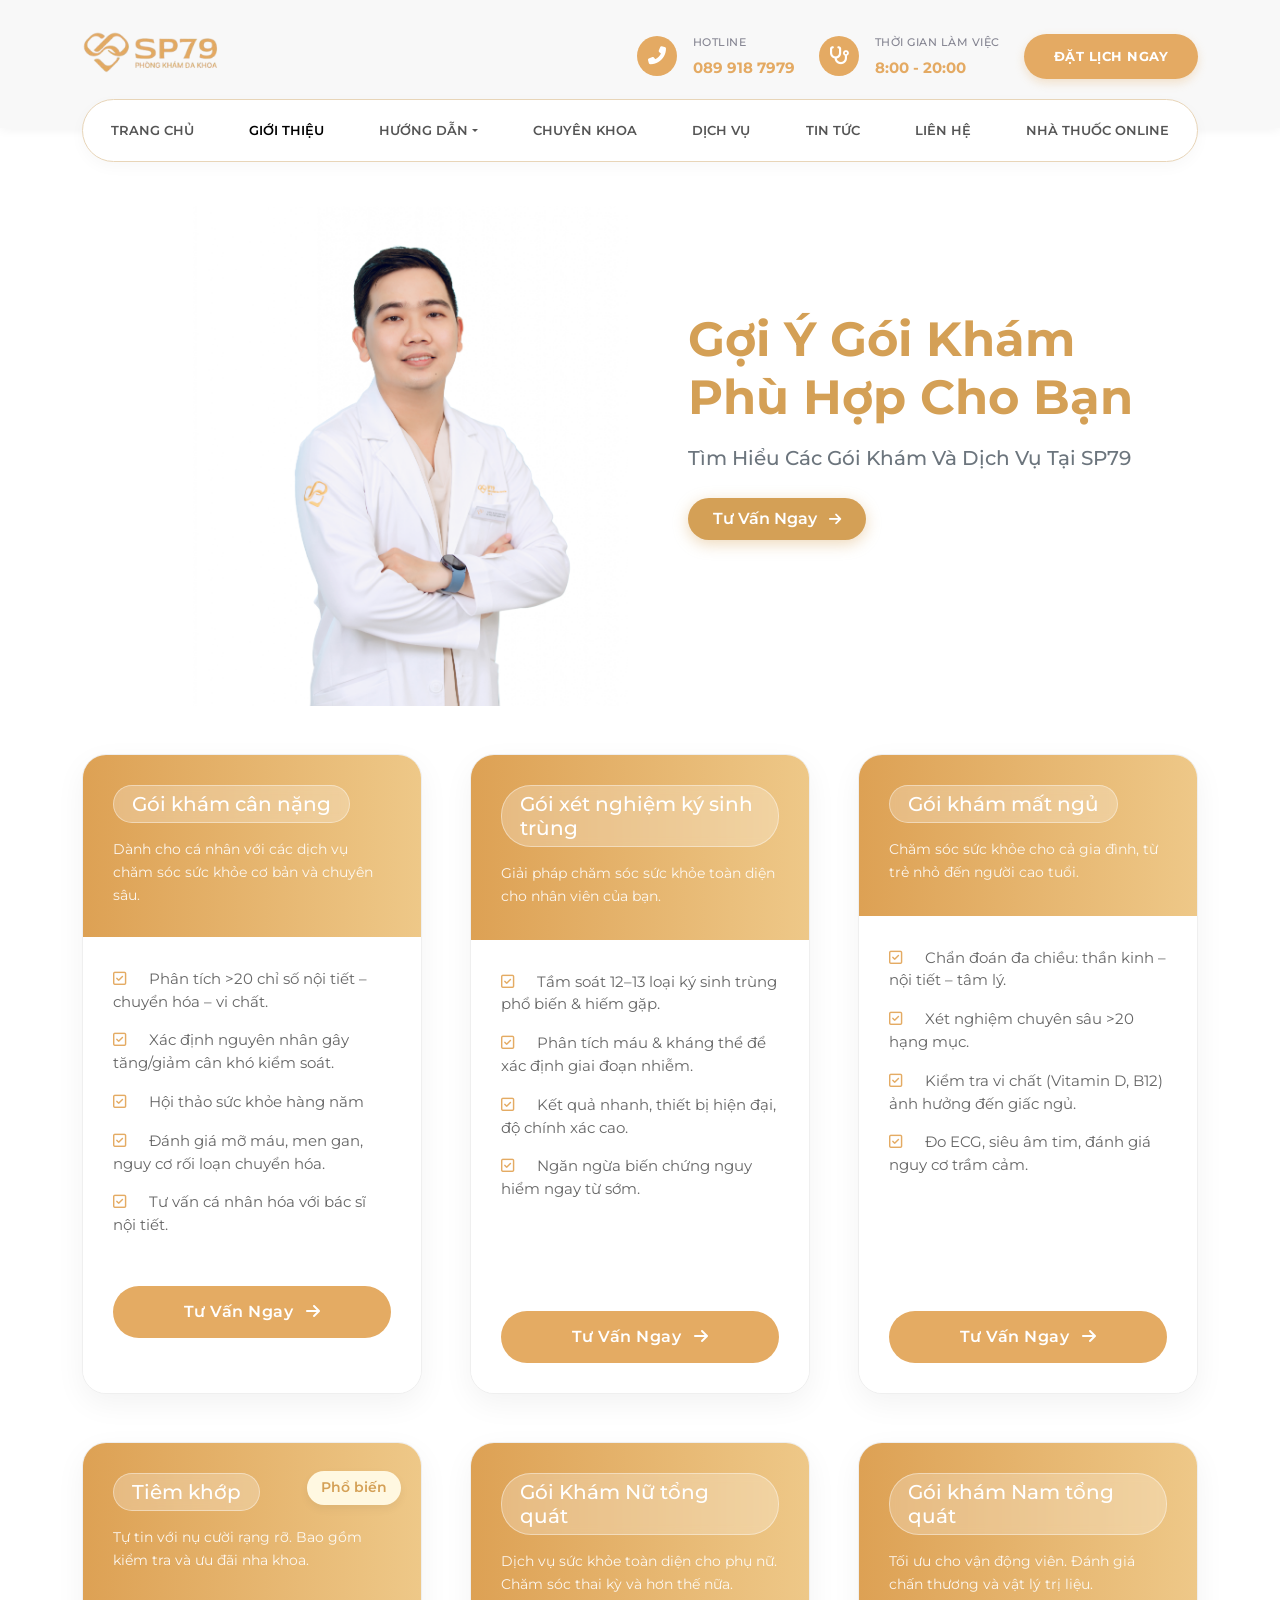
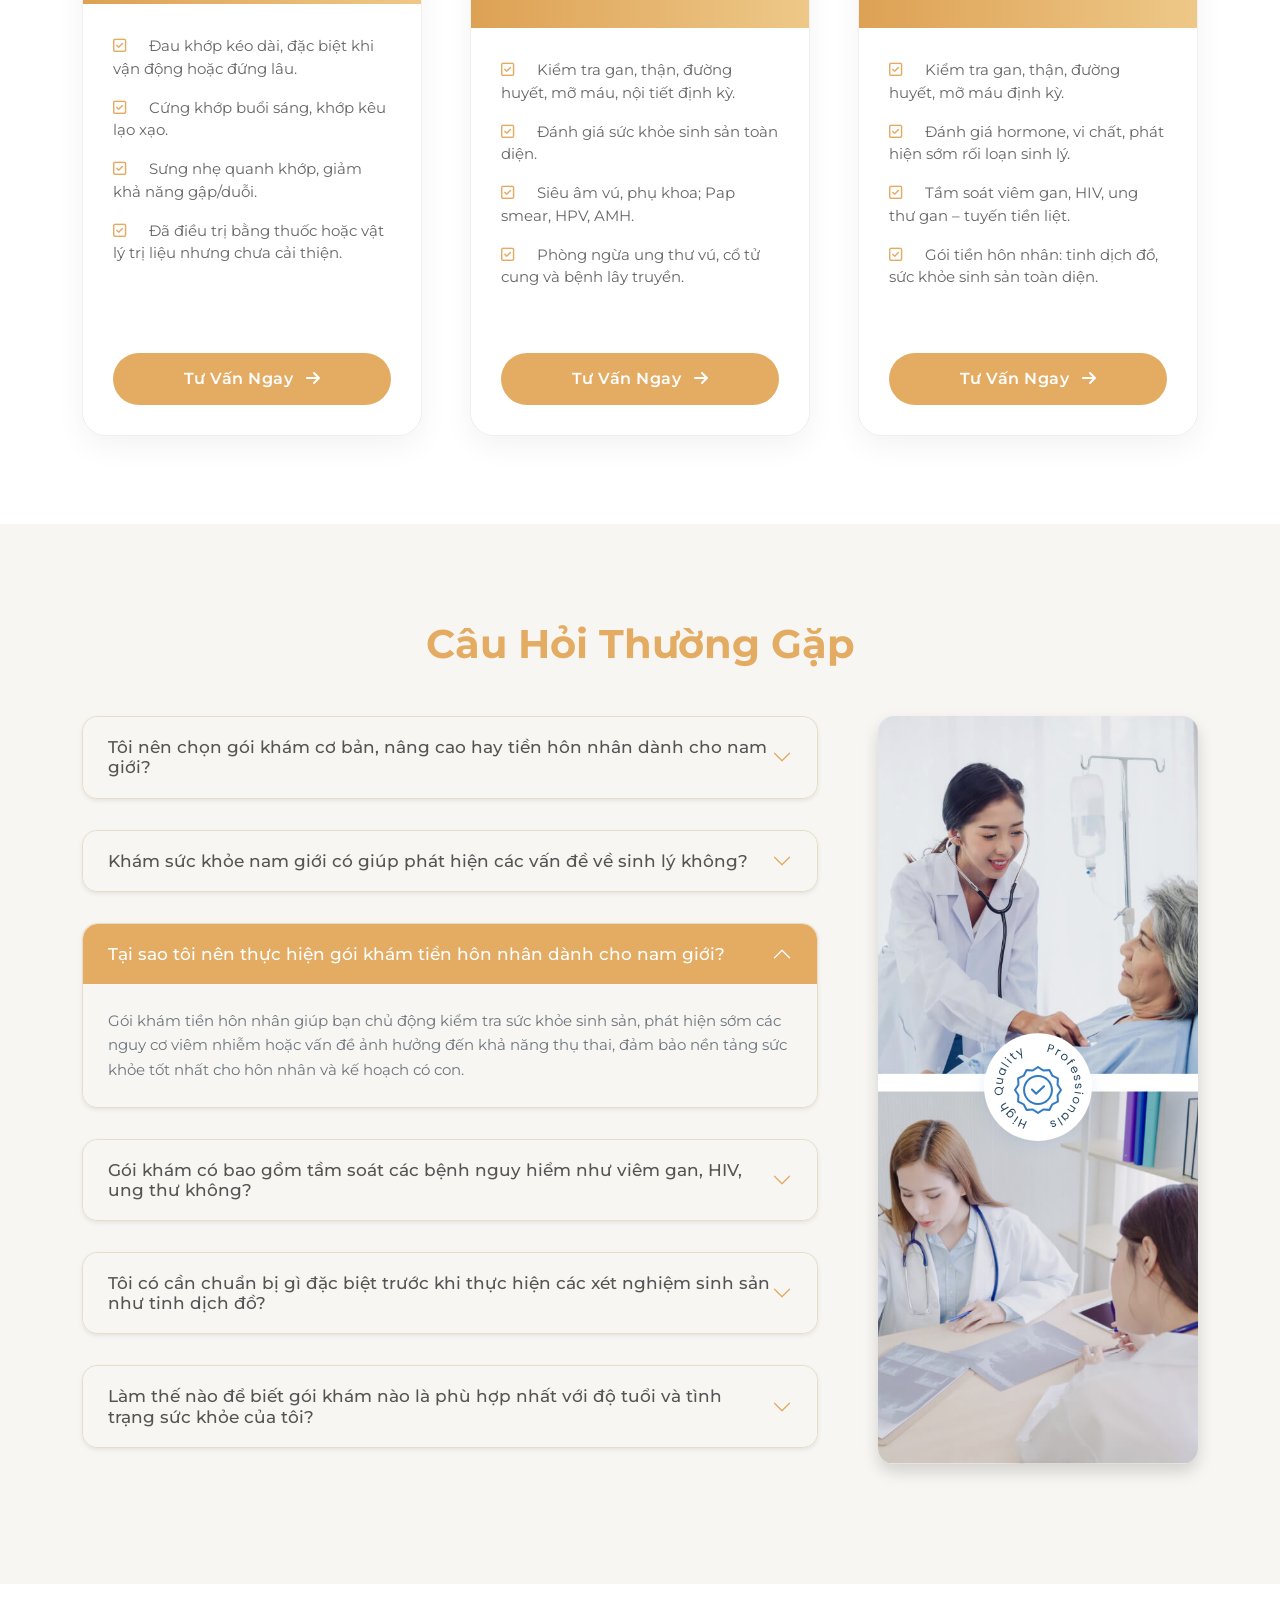
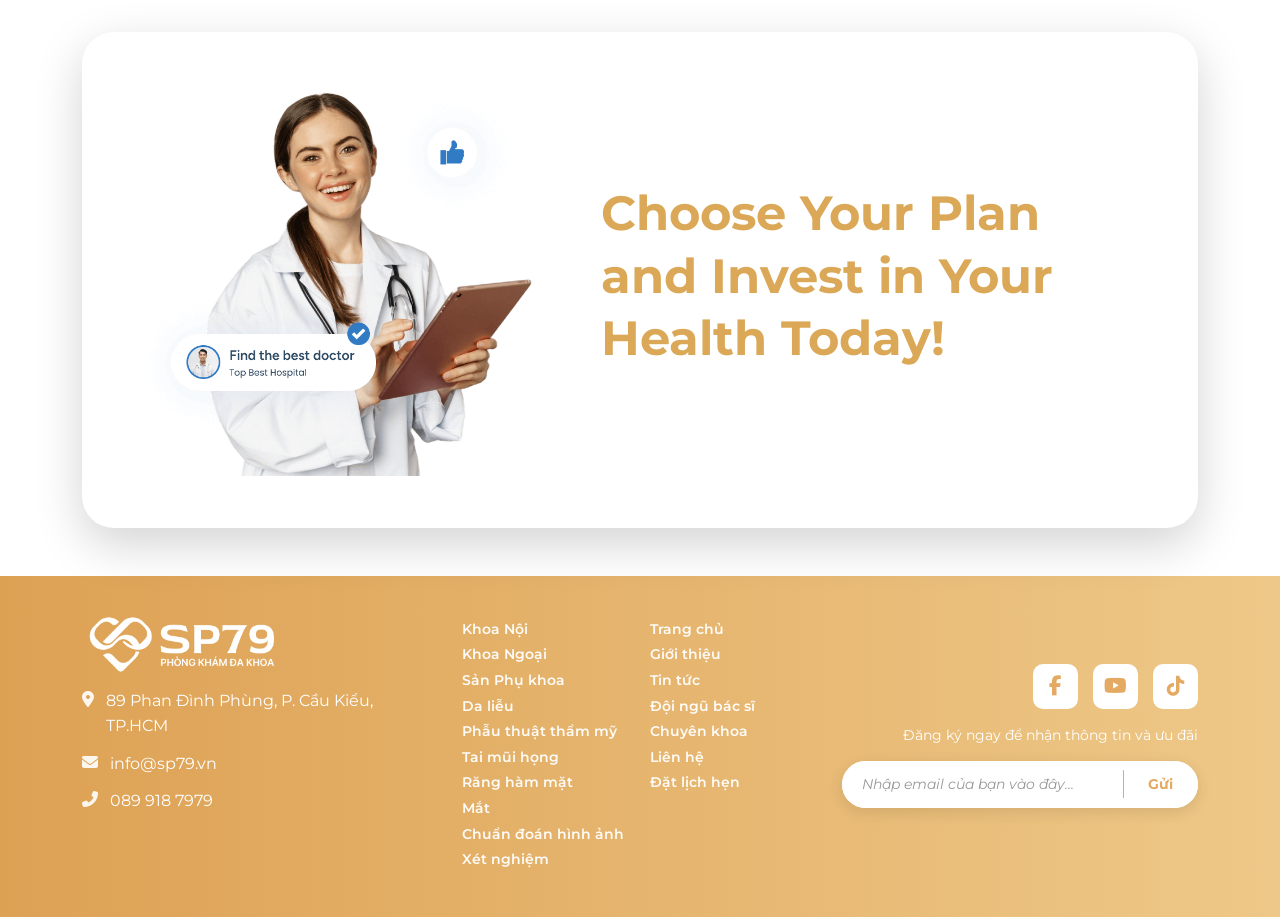
<file: price.html>
<!DOCTYPE html>
<html lang="vi">

<head>
    <meta charset="UTF-8">
    <meta name="viewport" content="width=device-width, initial-scale=1.0">
    <title>SP79 - Phòng Khám Đa Khoa Quốc Tế</title>

    <!-- Bootstrap 5 CSS -->
    <link href="https://cdn.jsdelivr.net/npm/bootstrap@5.3.0/dist/css/bootstrap.min.css" rel="stylesheet">

    <!-- Font Awesome -->
    <link rel="stylesheet" href="https://cdnjs.cloudflare.com/ajax/libs/font-awesome/6.4.0/css/all.min.css">

    <!-- Google Fonts: Montserrat -->
    <link rel="preconnect" href="https://fonts.googleapis.com">
    <link rel="preconnect" href="https://fonts.gstatic.com" crossorigin>
    <link href="https://fonts.googleapis.com/css2?family=Montserrat:wght@400;500;600;700&display=swap" rel="stylesheet">

    <!-- Flaticon -->
    <link rel="stylesheet" href="css/flaticon.min.css">
    <!-- Custom CSS -->
    <link rel="stylesheet" href="css/style.css">
</head>

<body>

    <!-- Header Section -->
    <header class="header">
        <!-- Top Bar -->
        <div class="top-bar">
            <div class="container">
                <div class="row align-items-center gx-2">
                    <!-- Logo (Left on all devices) -->
                    <div class="col-auto">
                        <a href="#" class="d-inline-block">
                            <img src="images/logo.png" alt="SP79 Logo" class="logo-img">
                        </a>
                    </div>

                    <!-- Contact Info and CTA Button (Desktop only) -->
                    <div class="col d-none d-lg-block">
                        <div class="top-bar-right d-flex justify-content-end align-items-center gap-4">
                            <!-- Hotline Box -->
                            <div class="contact-box d-flex align-items-center gap-3">
                                <div class="contact-icon-circle">
                                    <i class="fas fa-phone-alt"></i>
                                </div>
                                <div class="contact-text">
                                    <div class="contact-label">HOTLINE</div>
                                    <div class="contact-value">089 918 7979</div>
                                </div>
                            </div>

                            <!-- Working Hours Box -->
                            <div class="contact-box d-flex align-items-center gap-3">
                                <div class="contact-icon-circle">
                                    <i class="fas fa-stethoscope"></i>
                                </div>
                                <div class="contact-text">
                                    <div class="contact-label">THỜI GIAN LÀM VIỆC</div>
                                    <div class="contact-value">8:00 - 20:00</div>
                                </div>
                            </div>

                            <!-- Appointment Button (Desktop) -->
                            <a href="#appointment" class="btn-appointment">ĐẶT LỊCH NGAY</a>
                        </div>
                    </div>

                    <!-- Mobile Controls (Right side) -->
                    <div class="col d-lg-none">
                        <div class="d-flex justify-content-end align-items-center gap-2">
                            <!-- Mobile Appointment Button -->
                            <a href="#appointment" class="btn-appointment">ĐẶT LỊCH NGAY</a>

                            <!-- Hamburger Menu -->
                            <button class="navbar-toggler" type="button" id="mobileMenuToggle">
                                <span class="navbar-toggler-icon"></span>
                            </button>
                        </div>
                    </div>
                </div>
            </div>
        </div>

        <!-- Navigation Bar (Desktop only menu) -->
        <nav class="navbar navbar-expand-lg navbar-light">
            <div class="container flex-wrap justify-content-between align-items-center">
                <div class="collapse navbar-collapse w-100 mt-2 mt-lg-0 d-none d-lg-block" id="mainNavbar">
                    <ul class="navbar-nav w-100">
                        <li class="nav-item"><a class="nav-link" href="index.html">TRANG CHỦ</a></li>
                        <li class="nav-item"><a class="nav-link active" href="about.html">GIỚI THIỆU</a></li>
                        <li class="nav-item dropdown">
                            <a class="nav-link dropdown-toggle" href="#">HƯỚNG DẪN</a>
                            <div class="dropdown-menu-custom">
                                <a class="dropdown-item" href="#">Sơ đồ các tầng</a>
                                <a class="dropdown-item" href="#">Trang thiết bị</a>
                                <a class="dropdown-item" href="#">Tìm bác sĩ</a>
                                <a class="dropdown-item" href="#">Báo lãnh viện phí</a>
                                <a class="dropdown-item" href="#">Liên hệ</a>
                                <a class="dropdown-item" href="#">Góp ý phòng khám</a>
                            </div>
                        </li>
                        <li class="nav-item"><a class="nav-link" href="specialties.html">CHUYÊN KHOA</a></li>
                        <li class="nav-item"><a class="nav-link" href="price.html">DỊCH VỤ</a></li>
                        <li class="nav-item"><a class="nav-link" href="news.html">TIN TỨC</a></li>
                        <li class="nav-item"><a class="nav-link" href="contact.html">LIÊN HỆ</a></li>
                        <li class="nav-item"><a class="nav-link" href="https://nhathuoc.sp79.vn/">NHÀ THUỐC ONLINE</a>
                        </li>
                    </ul>
                </div>
            </div>
        </nav>

        <!-- Mobile Menu Modal -->
        <div class="mobile-menu-overlay" id="mobileMenuOverlay">
            <div class="mobile-menu-sidebar">
                <!-- Close Button -->
                <button class="mobile-menu-close" id="mobileMenuClose">
                    <i class="fas fa-times"></i>
                </button>

                <!-- Logo -->
                <div class="mobile-menu-logo">
                    <img src="images/logo.png" alt="SP79 Logo">
                </div>

                <!-- Menu Items -->
                <ul class="mobile-menu-nav">
                    <li><a href="index.html">TRANG CHỦ</a></li>
                    <li><a href="about.html" class="active">GIỚI THIỆU</a></li>
                    <li class="mobile-dropdown">
                        <div class="mobile-dropdown-header">
                            <a href="#">HƯỚNG DẪN</a>
                            <i class="fas fa-chevron-down"></i>
                        </div>
                        <div class="mobile-submenu">
                            <a href="#">Sơ đồ các tầng</a>
                            <a href="#">Trang thiết bị</a>
                            <a href="./about.html#doctor">Tìm bác sĩ</a>
                            <a href="#">Báo lãnh viện phí</a>
                            <a href="#">Liên hệ</a>
                            <a href="#">Góp ý phòng khám</a>
                        </div>
                    </li>
                    <li><a href="specialties.html">CHUYÊN KHOA</a></li>
                    <li><a href="price.html">DỊCH VỤ</a></li>
                    <li><a href="news.html">TIN TỨC</a></li>
                    <li><a href="contact.html">LIÊN HỆ</a></li>
                    <li><a href="https://nhathuoc.sp79.vn/">NHÀ THUỐC ONLINE</a></li>
                </ul>
            </div>
        </div>
    </header>

    <!-- Main Content (Placeholder) -->
    <main>
        <!-- Banner Section -->
        <section class="banner-section price-banner my-5">
            <div class="container">
                <div class="row align-items-center">
                    <!-- Left: Image -->
                    <div class="col-12 col-lg-6 position-relative mb-4 mb-lg-0">
                        <div class="banner-image-wrapper position-relative text-center">
                            <img src="images/bac-si-nguyen-minh-van.png" alt="Doctor Recommendation"
                                class="img-fluid banner-img" />
                        </div>
                    </div>

                    <!-- Right: Content -->
                    <div class="col-12 col-lg-6 ps-lg-5">
                        <div class="banner-content position-relative">
                            <!-- Decorative Circle -->
                            <div class="decorative-circles position-absolute"></div>

                            <h1 class="banner-title mb-3">
                                Gợi Ý Gói Khám <br>
                                Phù Hợp Cho Bạn
                            </h1>
                            <p class="banner-desc text-secondary mb-4 fs-5 fw-medium">
                                Tìm Hiểu Các Gói Khám Và Dịch Vụ Tại SP79
                            </p>
                            <a href="#" class="btn btn-consult px-4 py-2 rounded-pill">
                                Tư Vấn Ngay <i class="fas fa-arrow-right ms-2 small"></i>
                            </a>
                        </div>
                    </div>
                </div>
            </div>
        </section>

        <!-- Pricing Grid Section -->
        <section class="pricing-section mb-5">
            <div class="container">
                <div class="row g-5">
                    <!-- Row 1 -->
                    <!-- Gói Cá Nhân -->
                    <div class="col-12 col-md-6 col-lg-4">
                        <div class="pricing-card h-100">
                            <div class="pricing-header">
                                <h3 class="pricing-title">Gói khám cân nặng</h3>
                                <p class="pricing-desc small">Dành cho cá nhân với các dịch vụ chăm sóc sức khỏe cơ
                                    bản
                                    và chuyên sâu.</p>
                            </div>
                            <div class="pricing-body">
                                <ul class="pricing-features list-unstyled">
                                    <ul class="pricing-features list-unstyled">
                                    <li><i class="far fa-check-square me-2"></i> Phân tích >20 chỉ số nội tiết – chuyển hóa – vi chất.</li>
                                    <li><i class="far fa-check-square me-2"></i> Xác định nguyên nhân gây tăng/giảm cân khó kiểm soát.</li>
                                    <li><i class="far fa-check-square me-2"></i> Hội thảo sức khỏe hàng năm</li>
                                    <li><i class="far fa-check-square me-2"></i> Đánh giá mỡ máu, men gan, nguy cơ rối loạn chuyển hóa.</li>
                                    <li><i class="far fa-check-square me-2"></i> Tư vấn cá nhân hóa với bác sĩ nội tiết.</li>
                                </ul>
                                <a href="#" class="btn btn-pricing w-100 rounded-pill mt-4">Tư Vấn Ngay <i
                                        class="fas fa-arrow-right ms-2"></i></a>
                            </div>
                        </div>
                    </div>

                    <div class="col-12 col-md-6 col-lg-4">
                        <div class="pricing-card h-100 position-relative">
                            <div class="pricing-header">
                                <h3 class="pricing-title">Gói xét nghiệm ký sinh trùng</h3>
                                <p class="pricing-desc small">Giải pháp chăm sóc sức khỏe toàn diện cho nhân viên
                                    của
                                    bạn.</p>
                            </div>
                            <div class="pricing-body">
                                <ul class="pricing-features list-unstyled">
                                    <li><i class="far fa-check-square me-2"></i> Tầm soát 12–13 loại ký sinh trùng phổ biến & hiếm gặp.</li>
                                    <li><i class="far fa-check-square me-2"></i> Phân tích máu & kháng thể để xác định giai đoạn nhiễm.</li>
                                    <li><i class="far fa-check-square me-2"></i> Kết quả nhanh, thiết bị hiện đại, độ chính xác cao.</li>
                                    <li><i class="far fa-check-square me-2"></i> Ngăn ngừa biến chứng nguy hiểm ngay từ sớm.</li>
                                </ul>
                                <a href="#" class="btn btn-pricing w-100 rounded-pill mt-4">Tư Vấn Ngay <i
                                        class="fas fa-arrow-right ms-2"></i></a>
                            </div>
                        </div>
                    </div>

                    <!-- Gói khám mất ngủ -->
                    <div class="col-12 col-md-6 col-lg-4">
                        <div class="pricing-card h-100">
                            <div class="pricing-header">
                                <h3 class="pricing-title">Gói khám mất ngủ</h3>
                                <p class="pricing-desc small">Chăm sóc sức khỏe cho cả gia đình, từ trẻ nhỏ đến
                                    người
                                    cao tuổi.</p>
                            </div>
                            <div class="pricing-body">
                                <ul class="pricing-features list-unstyled">
                                    <li><i class="far fa-check-square me-2"></i> Chẩn đoán đa chiều: thần kinh – nội tiết – tâm lý.</li>
                                    <li><i class="far fa-check-square me-2"></i> Xét nghiệm chuyên sâu >20 hạng mục.</li>
                                    <li><i class="far fa-check-square me-2"></i> Kiểm tra vi chất (Vitamin D, B12) ảnh hưởng đến giấc ngủ.</li>
                                    <li><i class="far fa-check-square me-2"></i> Đo ECG, siêu âm tim, đánh giá nguy cơ trầm cảm.</li>
                                </ul>
                                <a href="#" class="btn btn-pricing w-100 rounded-pill mt-4">Tư Vấn Ngay <i
                                        class="fas fa-arrow-right ms-2"></i></a>
                            </div>
                        </div>
                    </div>

                    <!-- Row 2 -->
                    <!-- Gói Khám Cho Nam -->
                    <div class="col-12 col-md-6 col-lg-4">
                        <div class="pricing-card h-100">
                            <div class="pricing-header">
                                <div class="popular-tag">Phổ biến</div>
                                <h3 class="pricing-title">Tiêm khớp</h3>
                                <p class="pricing-desc small">Tự tin với nụ cười rạng rỡ. Bao gồm kiểm tra và ưu đãi
                                    nha
                                    khoa.</p>
                            </div>
                            <div class="pricing-body">
                                <ul class="pricing-features list-unstyled">
                                    <li><i class="far fa-check-square me-2"></i> Đau khớp kéo dài, đặc biệt khi vận động hoặc đứng lâu.</li>
                                    <li><i class="far fa-check-square me-2"></i> Cứng khớp buổi sáng, khớp kêu lạo xạo.</li>
                                    <li><i class="far fa-check-square me-2"></i> Sưng nhẹ quanh khớp, giảm khả năng gập/duỗi.</li>
                                    <li><i class="far fa-check-square me-2"></i> Đã điều trị bằng thuốc hoặc vật lý trị liệu nhưng chưa cải thiện.</li>
                                </ul>
                                <a href="#" class="btn btn-pricing w-100 rounded-pill mt-4">Tư Vấn Ngay <i
                                        class="fas fa-arrow-right ms-2"></i></a>
                            </div>
                        </div>
                    </div>

                    <!-- Gói Khám Cho Nữ -->
                    <div class="col-12 col-md-6 col-lg-4">
                        <div class="pricing-card h-100">
                            <div class="pricing-header">
                                <h3 class="pricing-title">Gói Khám Nữ tổng quát</h3>
                                <p class="pricing-desc small">Dịch vụ sức khỏe toàn diện cho phụ nữ. Chăm sóc thai
                                    kỳ và
                                    hơn thế nữa.</p>
                            </div>
                            <div class="pricing-body">
                                <ul class="pricing-features list-unstyled">
                                    <li><i class="far fa-check-square me-2"></i> Kiểm tra gan, thận, đường huyết, mỡ máu, nội tiết định kỳ.</li>
                                    <li><i class="far fa-check-square me-2"></i> Đánh giá sức khỏe sinh sản toàn diện.</li>
                                    <li><i class="far fa-check-square me-2"></i> Siêu âm vú, phụ khoa; Pap smear, HPV, AMH.</li>
                                    <li><i class="far fa-check-square me-2"></i> Phòng ngừa ung thư vú, cổ tử cung và bệnh lây truyền.</li>
                                </ul>
                                <a href="#" class="btn btn-pricing w-100 rounded-pill mt-4">Tư Vấn Ngay <i
                                        class="fas fa-arrow-right ms-2"></i></a>
                            </div>
                        </div>
                    </div>

                    <!-- Dịch Vụ Chuyên Môn -->
                    <div class="col-12 col-md-6 col-lg-4">
                        <div class="pricing-card h-100">
                            <div class="pricing-header">
                                <h3 class="pricing-title">Gói khám Nam tổng quát</h3>
                                <p class="pricing-desc small">Tối ưu cho vận động viên. Đánh giá chấn thương và vật
                                    lý
                                    trị liệu.</p>
                            </div>
                            <div class="pricing-body">
                                <ul class="pricing-features list-unstyled">
                                    <li><i class="far fa-check-square me-2"></i> Kiểm tra gan, thận, đường huyết, mỡ máu định kỳ.</li>
                                    <li><i class="far fa-check-square me-2"></i> Đánh giá hormone, vi chất, phát hiện sớm rối loạn sinh lý.</li>
                                    <li><i class="far fa-check-square me-2"></i> Tầm soát viêm gan, HIV, ung thư gan – tuyến tiền liệt.</li>
                                    <li><i class="far fa-check-square me-2"></i> Gói tiền hôn nhân: tinh dịch đồ, sức khỏe sinh sản toàn diện.</li>
                                </ul>
                                <a href="#" class="btn btn-pricing w-100 rounded-pill mt-4">Tư Vấn Ngay <i
                                        class="fas fa-arrow-right ms-2"></i></a>
                            </div>
                        </div>
                    </div>
                </div>
            </div>

        </section>

        <!-- FAQ Section -->
        <section class="faq-section pt-5 mb-5">
            <div class="container">
                <div class="text-center my-5">
                    <h2 class="faq-title">Câu Hỏi Thường Gặp</h2>
                </div>

                <div class="row align-items-stretch">
                    <!-- Left: Accordion -->
                    <div class="col-12 col-lg-8 mb-4 mb-lg-0">
                        <div class="accordion custom-accordion h-100" id="faqAccordion">
                            <!-- Item 1 -->
                            <div class="accordion-item mb-3 border-0 rounded-3 overflow-hidden shadow-sm">
                                <h2 class="accordion-header" id="headingOne">
                                    <button class="accordion-button collapsed fw-medium" type="button"
                                        data-bs-toggle="collapse" data-bs-target="#collapseOne" aria-expanded="false"
                                        aria-controls="collapseOne">
                                        Tôi nên chọn gói khám cơ bản, nâng cao hay tiền hôn nhân dành cho nam giới?
                                    </button>
                                </h2>
                                <div id="collapseOne" class="accordion-collapse collapse" aria-labelledby="headingOne"
                                    data-bs-parent="#faqAccordion">
                                    <div class="accordion-body text-secondary small">
                                        <p>- Gói cơ bản: Phù hợp cho khám định kỳ, kiểm tra chức năng cơ bản (gan, thận, đường huyết, mỡ máu) và hơn 15 chỉ số nội tiết – vi chất, phát hiện sớm mệt mỏi, rối loạn sinh lý.</p>
                                        <p>- Gói nâng cao: Bao gồm các mục của gói cơ bản và thêm các xét nghiệm chuyên sâu hơn như tinh dịch đồ, hormone sinh sản, siêu âm để đánh giá toàn diện sức khỏe sinh sản.</p>
                                        <p>- Gói tiền hôn nhân: Tập trung sâu vào sức khỏe sinh sản và tầm soát các bệnh lây truyền để chuẩn bị tốt nhất cho cuộc sống hôn nhân và kế hoạch gia đình.</p>
                                    </div>
                                </div>
                            </div>

                            <!-- Item 2 -->
                            <div class="accordion-item mb-3 border-0 rounded-3 overflow-hidden shadow-sm">
                                <h2 class="accordion-header" id="headingTwo">
                                    <button class="accordion-button collapsed fw-medium" type="button"
                                        data-bs-toggle="collapse" data-bs-target="#collapseTwo" aria-expanded="false"
                                        aria-controls="collapseTwo">
                                        Khám sức khỏe nam giới có giúp phát hiện các vấn đề về sinh lý không?
                                    </button>
                                </h2>
                                <div id="collapseTwo" class="accordion-collapse collapse" aria-labelledby="headingTwo"
                                    data-bs-parent="#faqAccordion">
                                    <div class="accordion-body text-secondary small">
                                        Có. Các gói khám đều đánh giá hormone và các chỉ số liên quan để phát hiện sớm các dấu hiệu rối loạn sinh lý, mệt mỏi. Gói nâng cao và tiền hôn nhân còn bao gồm tinh dịch đồ và hormone sinh sản để đánh giá toàn diện hơn.
                                    </div>
                                </div>
                            </div>

                            <!-- Item 3 (Active initially for demo) -->
                            <div class="accordion-item mb-3 border-0 rounded-3 overflow-hidden shadow-sm">
                                <h2 class="accordion-header" id="headingThree">
                                    <button class="accordion-button fw-medium" type="button" data-bs-toggle="collapse"
                                        data-bs-target="#collapseThree" aria-expanded="true"
                                        aria-controls="collapseThree">
                                        Tại sao tôi nên thực hiện gói khám tiền hôn nhân dành cho nam giới?
                                    </button>
                                </h2>
                                <div id="collapseThree" class="accordion-collapse collapse show"
                                    aria-labelledby="headingThree" data-bs-parent="#faqAccordion">
                                    <div class="accordion-body text-secondary small">
                                        Gói khám tiền hôn nhân giúp bạn chủ động kiểm tra sức khỏe sinh sản, phát hiện sớm các nguy cơ viêm nhiễm hoặc vấn đề ảnh hưởng đến khả năng thụ thai, đảm bảo nền tảng sức khỏe tốt nhất cho hôn nhân và kế hoạch có con.
                                    </div>
                                </div>
                            </div>

                            <!-- Item 4 -->
                            <div class="accordion-item mb-3 border-0 rounded-3 overflow-hidden shadow-sm">
                                <h2 class="accordion-header" id="headingFour">
                                    <button class="accordion-button collapsed fw-medium" type="button"
                                        data-bs-toggle="collapse" data-bs-target="#collapseFour" aria-expanded="false"
                                        aria-controls="collapseFour">
                                        Gói khám có bao gồm tầm soát các bệnh nguy hiểm như viêm gan, HIV, ung thư không?
                                    </button>
                                </h2>
                                <div id="collapseFour" class="accordion-collapse collapse" aria-labelledby="headingFour"
                                    data-bs-parent="#faqAccordion">
                                    <div class="accordion-body text-secondary small">
                                        Có. Tất cả các gói đều bao gồm tầm soát viêm gan B, C, HIV. Ngoài ra, chúng tôi còn tầm soát ung thư gan, ung thư tuyến tiền liệt và một số ung thư tiêu hóa, giúp phát hiện sớm và phòng ngừa các bệnh lý nguy hiểm.
                                    </div>
                                </div>
                            </div>

                            <!-- Item 5 -->
                            <div class="accordion-item mb-3 border-0 rounded-3 overflow-hidden shadow-sm">
                                <h2 class="accordion-header" id="headingFive">
                                    <button class="accordion-button collapsed fw-medium" type="button"
                                        data-bs-toggle="collapse" data-bs-target="#collapseFive" aria-expanded="false"
                                        aria-controls="collapseFive">
                                        Tôi có cần chuẩn bị gì đặc biệt trước khi thực hiện các xét nghiệm sinh sản như tinh dịch đồ?
                                    </button>
                                </h2>
                                <div id="collapseFive" class="accordion-collapse collapse" aria-labelledby="headingFive"
                                    data-bs-parent="#faqAccordion">
                                    <div class="accordion-body text-secondary small">
                                        Đối với tinh dịch đồ, bạn cần kiêng xuất tinh từ 3-5 ngày trước khi thực hiện xét nghiệm để đảm bảo kết quả chính xác nhất. Vui lòng tham khảo hướng dẫn chi tiết khi đặt lịch hẹn.
                                    </div>
                                </div>
                            </div>
                            <!-- Item 6 -->
                            <div class="accordion-item mb-3 border-0 rounded-3 overflow-hidden shadow-sm">
                                <h2 class="accordion-header" id="headingSix">
                                    <button class="accordion-button collapsed fw-medium" type="button"
                                        data-bs-toggle="collapse" data-bs-target="#collapseSix" aria-expanded="false"
                                        aria-controls="collapseSix">
                                        Làm thế nào để biết gói khám nào là phù hợp nhất với độ tuổi và tình trạng sức khỏe của tôi?
                                    </button>
                                </h2>
                                <div id="collapseSix" class="accordion-collapse collapse" aria-labelledby="headingSix"
                                    data-bs-parent="#faqAccordion">
                                    <div class="accordion-body text-secondary small">
                                        Bạn có thể liên hệ trực tiếp với đội ngũ tư vấn của Phòng khám Đa khoa SP79 qua hotline hoặc website. Chúng tôi sẽ lắng nghe nhu cầu và tiền sử sức khỏe của bạn để gợi ý gói khám phù hợp nhất.
                                    </div>
                                </div>
                            </div>
                        </div>
                    </div>

                    <!-- Right: Images -->
                    <div class="col-12 col-lg-4 ps-lg-5">
                        <div class="faq-collage position-relative text-center h-100">
                            <!-- Badge/Mini Image -->
                            <div class="quality-badge position-absolute z-3 d-none d-lg-block">
                                <img src="images/about_mini.svg" class="img-fluid" alt="Badge" width="140">
                                <img src="images/tick.svg" alt="Right" class="cs_right_icon">
                            </div>

                            <div class="position-relative h-100">
                                <img src="images/faq_img.jpeg" class="img-fluid rounded-4 shadow w-100 h-100"
                                    style="object-fit: cover;" alt="FAQ Image">
                            </div>
                        </div>
                    </div>
                </div>
            </div>
        </section>

        <!-- CTA Section -->
        <section class="cta-section mt-5">
            <div class="container">
                <div class="cta-card bg-white rounded-5 shadow-lg p-4 p-lg-5 overflow-hidden position-relative">
                    <div class="row align-items-center">
                        <!-- Left: Doctor Image -->
                        <div class="col-12 col-md-5 position-relative">
                            <div class="cta-image-wrapper">
                                <img src="images/doctor_choose.png" alt="Doctor" class="img-fluid cta-doctor-img" />
                            </div>
                        </div>

                        <!-- Right: Text Content -->
                        <div class="col-12 col-md-7 ps-md-5 mt-4 mt-md-0 text-center text-md-start">
                            <h2 class="cta-title">
                                Choose Your Plan <br>
                                and Invest in Your <br>
                                Health Today!
                            </h2>
                        </div>
                    </div>
                </div>
            </div>
        </section>
    </main>

    <!-- Footer -->
    <footer class="footer mt-5">
        <div class="container">
            <div class="row">
                <!-- Logo & Contact -->
                <div class="col-12 col-lg-4">
                    <a href="#" class="logo-footer">
                        <img src="images/logo-phong-kham-sp79-trang.png" alt="" class="logo">
                    </a>

                    <div class="footer-contact">
                        <div class="footer-contact-item">
                            <i class="fas fa-map-marker-alt"></i>
                            <span>89 Phan Đình Phùng, P. Cầu Kiểu, TP.HCM</span>
                        </div>
                        <div class="footer-contact-item">
                            <i class="fas fa-envelope"></i>
                            <a href="mailto:info@sp79.vn">info@sp79.vn</a>
                        </div>
                        <div class="footer-contact-item">
                            <i class="fas fa-phone-alt"></i>
                            <a href="tel:0899187979">089 918 7979</a>
                        </div>
                    </div>
                </div>

                <!-- Footer Links -->
                <div class="col-12 col-lg-4 footer-links">
                    <div class="footer-links-column">
                        <ul>
                            <li><a href="#">Khoa Nội</a></li>
                            <li><a href="#">Khoa Ngoại</a></li>
                            <li><a href="#">Sản Phụ khoa</a></li>
                            <li><a href="#">Da liễu</a></li>
                            <li><a href="#">Phẫu thuật thẩm mỹ</a></li>
                            <li><a href="#">Tai mũi họng</a></li>
                            <li><a href="#">Răng hàm mặt</a></li>
                            <li><a href="#">Mắt</a></li>
                            <li><a href="#">Chuẩn đoán hình ảnh</a></li>
                            <li><a href="#">Xét nghiệm</a></li>
                        </ul>
                    </div>

                    <div class="footer-links-column">
                        <ul>
                            <li><a href="#">Trang chủ</a></li>
                            <li><a href="#">Giới thiệu</a></li>
                            <li><a href="#">Tin tức</a></li>
                            <li><a href="#">Đội ngũ bác sĩ</a></li>
                            <li><a href="#">Chuyên khoa</a></li>
                            <li><a href="#">Liên hệ</a></li>
                            <li><a href="#">Đặt lịch hẹn</a></li>
                        </ul>
                    </div>
                </div>

                <!-- Newsletter -->
                <div class="col-12 col-lg-4 footer-newsletter mt-5">
                    <div class="social-links">
                        <a href="#" class="social-link" title="Facebook">
                            <i class="fab fa-facebook-f"></i>
                        </a>
                        <a href="#" class="social-link" title="YouTube">
                            <i class="fab fa-youtube"></i>
                        </a>
                        <a href="#" class="social-link" title="TikTok">
                            <i class="fab fa-tiktok"></i>
                        </a>
                    </div>

                    <div class="newsletter-text text-end">
                        Đăng ký ngay để nhận thông tin và ưu đãi
                    </div>

                    <form class="newsletter-form" id="newsletterForm">
                        <input type="email" class="newsletter-input fst-italic"
                            placeholder="Nhập email của bạn vào đây..." required>
                        <button type="submit" class="newsletter-btn">Gửi</button>
                    </form>
                </div>
            </div>
        </div>
    </footer>

    <!-- Bootstrap 5 JS Bundle -->
    <script src="https://cdn.jsdelivr.net/npm/bootstrap@5.3.0/dist/js/bootstrap.bundle.min.js"></script>

    <!-- jQuery -->
    <script src="https://code.jquery.com/jquery-3.7.0.min.js"></script>

    <!-- Custom JS -->
    <script src="js/main.js"></script>

</body>

</html>
</file>
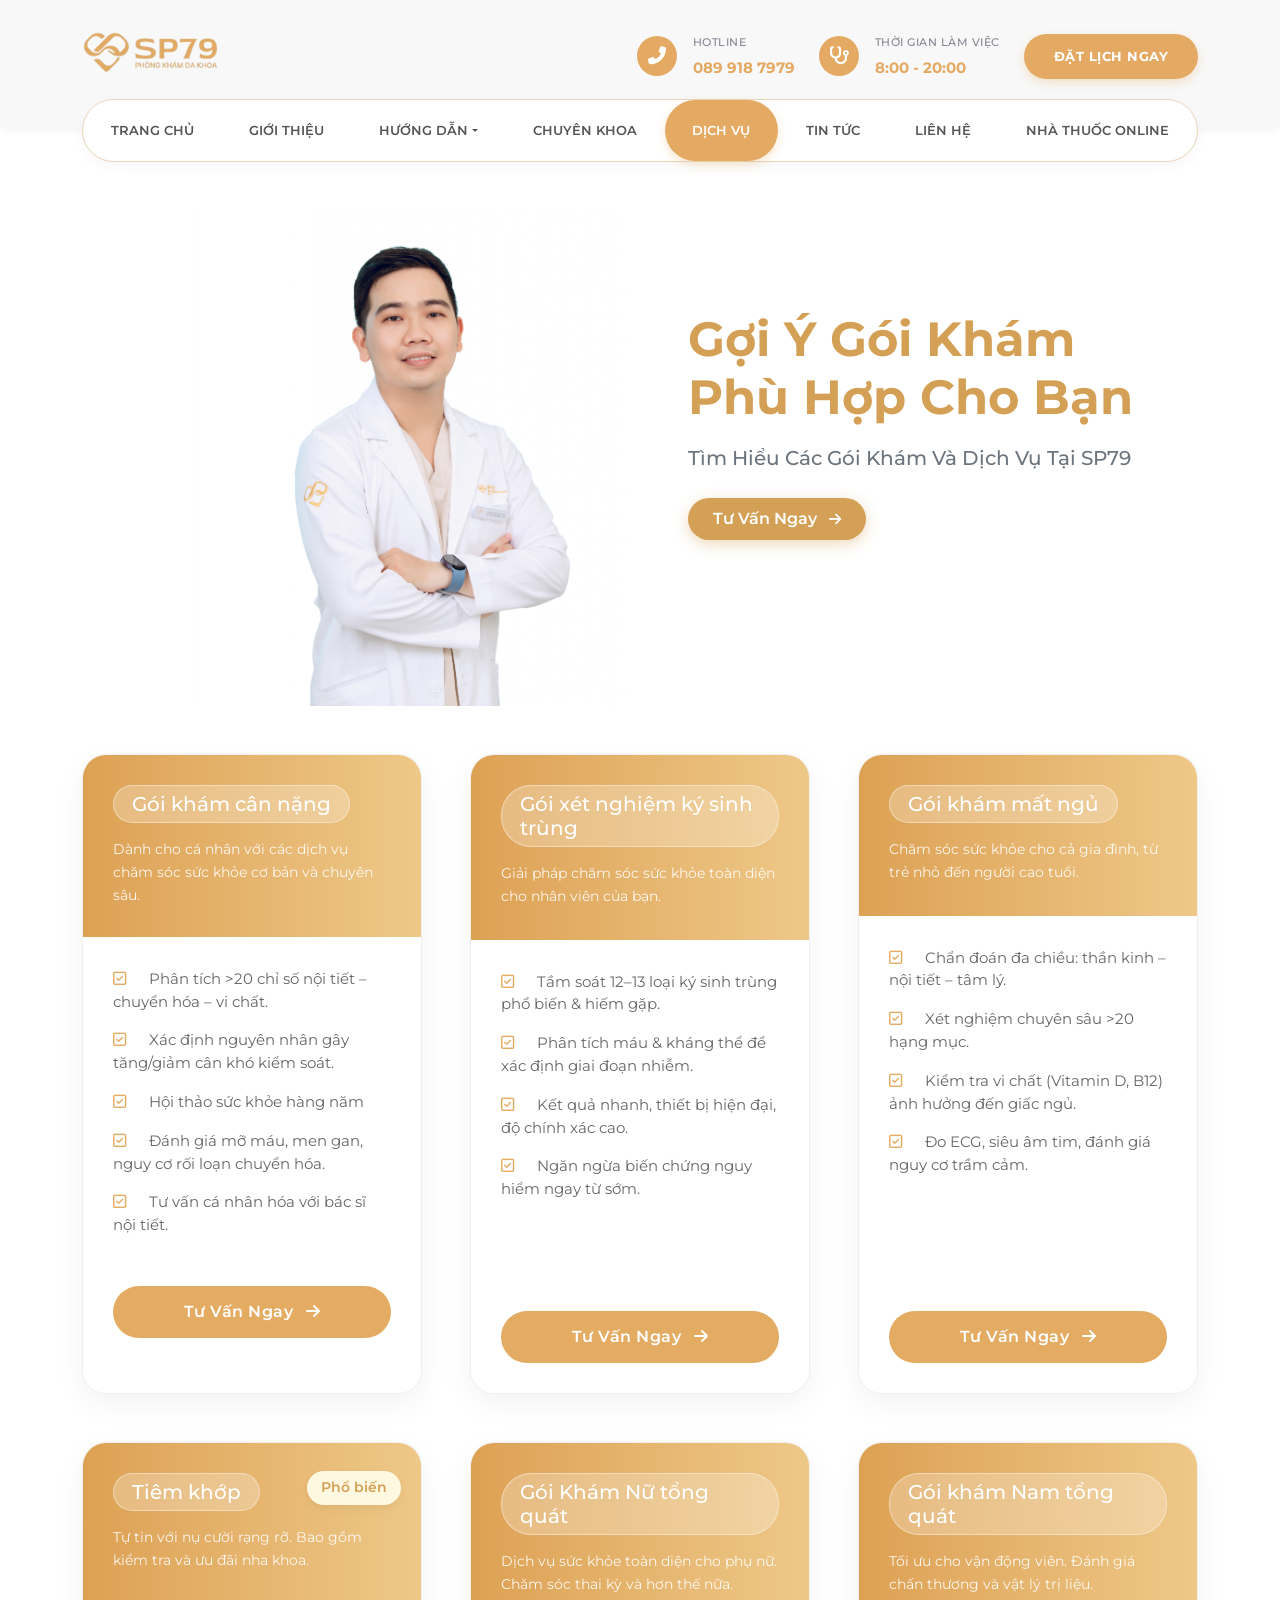
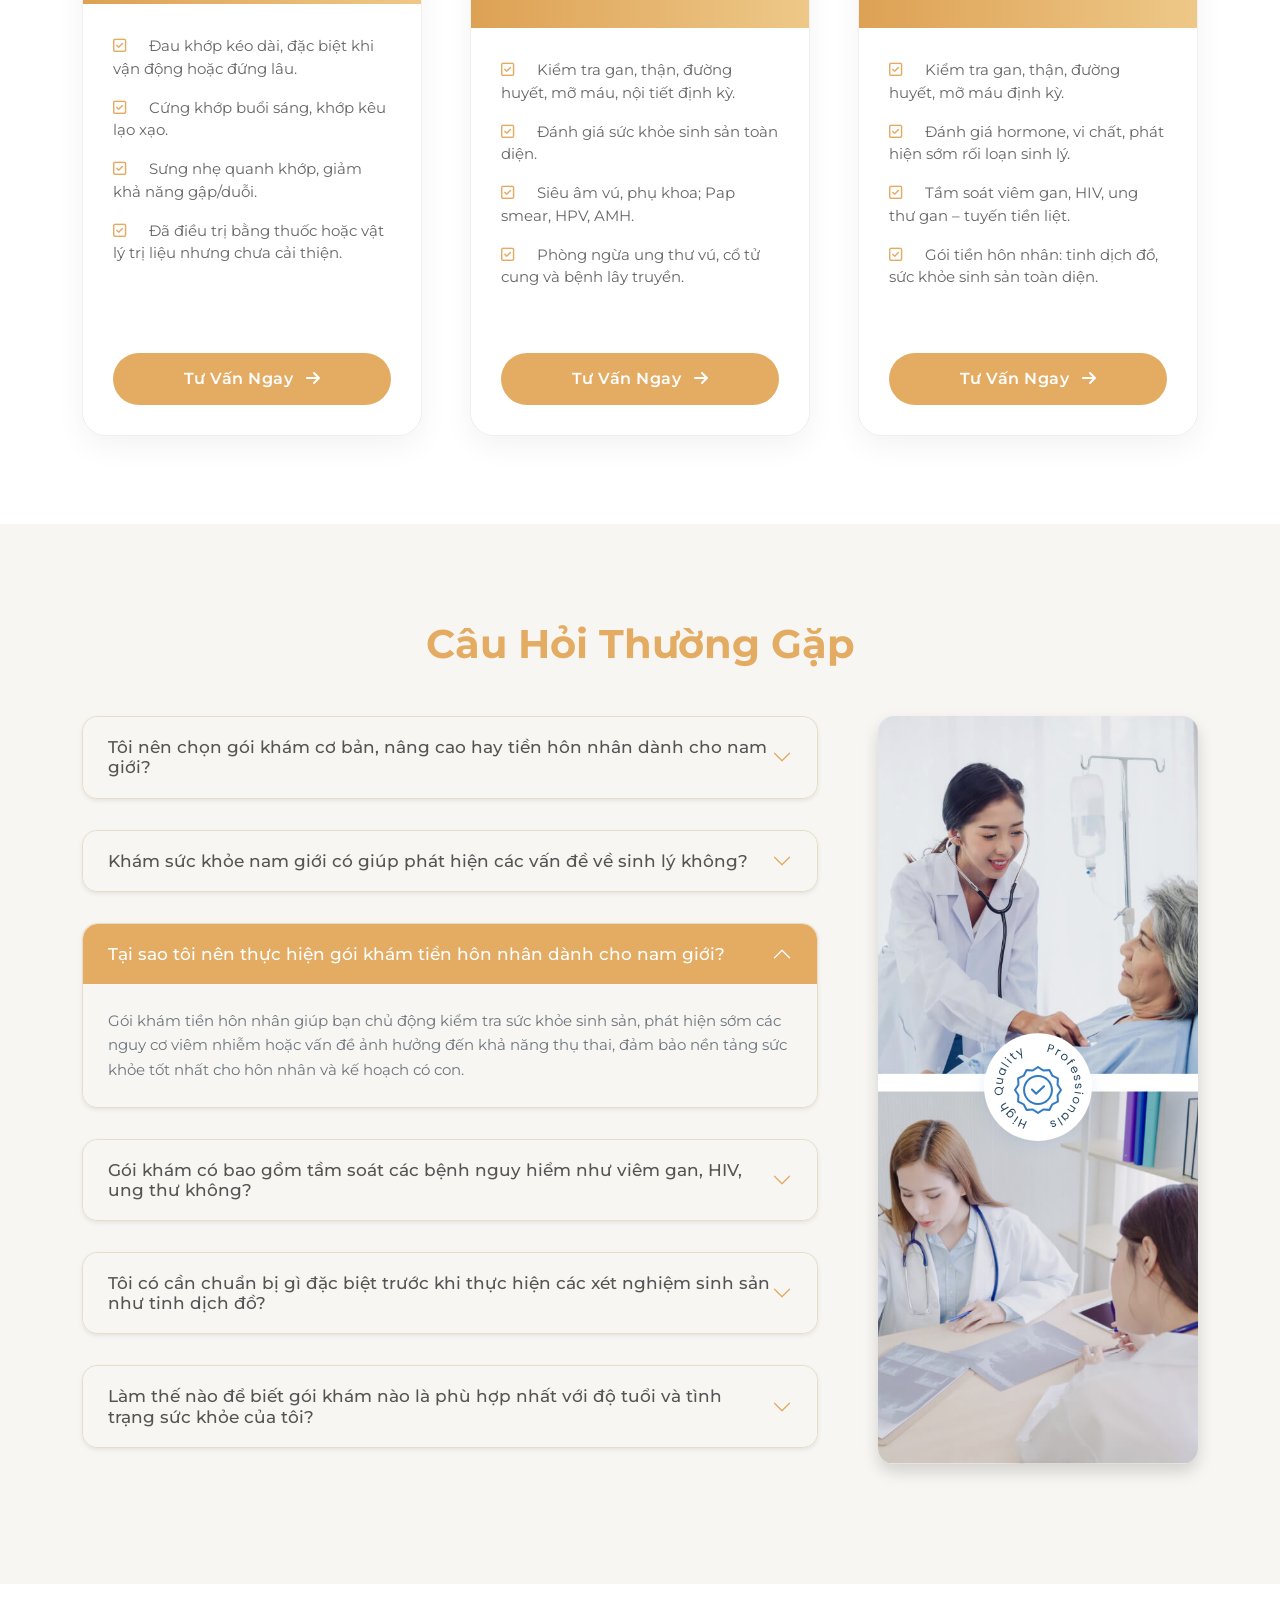
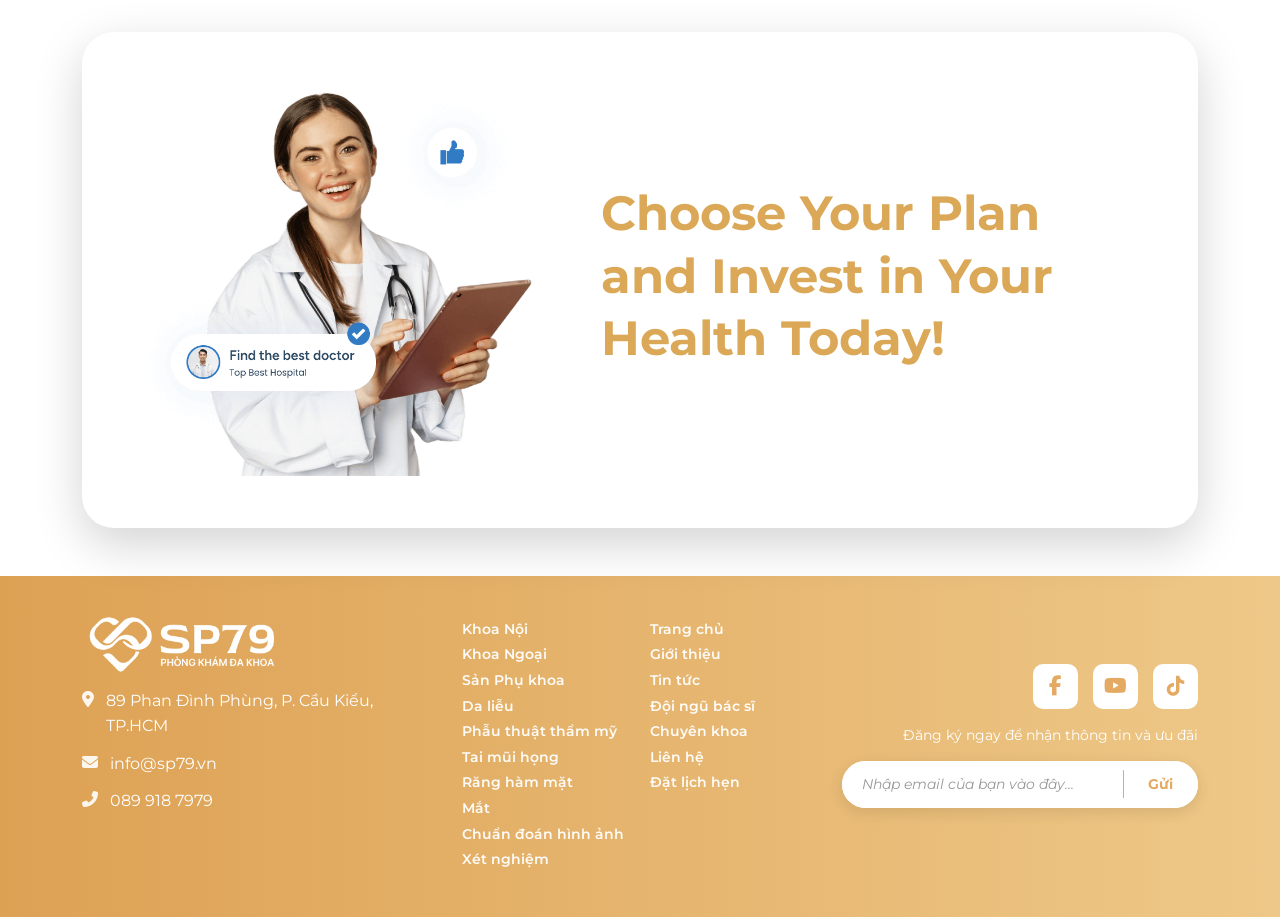
<file: services.html>
<!DOCTYPE html>
<html lang="vi">

<head>
    <meta charset="UTF-8">
    <meta name="viewport" content="width=device-width, initial-scale=1.0">
    <title>SP79 - Phòng Khám Đa Khoa Quốc Tế</title>

    <!-- Bootstrap 5 CSS -->
    <link href="https://cdn.jsdelivr.net/npm/bootstrap@5.3.0/dist/css/bootstrap.min.css" rel="stylesheet">

    <!-- Font Awesome -->
    <link rel="stylesheet" href="https://cdnjs.cloudflare.com/ajax/libs/font-awesome/6.4.0/css/all.min.css">

    <!-- Google Fonts: Montserrat -->
    <link rel="preconnect" href="https://fonts.googleapis.com">
    <link rel="preconnect" href="https://fonts.gstatic.com" crossorigin>
    <link href="https://fonts.googleapis.com/css2?family=Montserrat:wght@400;500;600;700&display=swap" rel="stylesheet">

    <!-- Flaticon -->
    <link rel="stylesheet" href="css/flaticon.min.css">
    <!-- Custom CSS -->
    <link rel="stylesheet" href="css/style.css">
</head>

<body>

    <!-- Header Section -->
    <header class="header">
        <!-- Top Bar -->
        <div class="top-bar">
            <div class="container">
                <div class="row align-items-center gx-2">
                    <!-- Logo (Left on all devices) -->
                    <div class="col-auto">
                        <a href="#" class="d-inline-block">
                            <img src="images/logo.png" alt="SP79 Logo" class="logo-img">
                        </a>
                    </div>

                    <!-- Contact Info and CTA Button (Desktop only) -->
                    <div class="col d-none d-lg-block">
                        <div class="top-bar-right d-flex justify-content-end align-items-center gap-4">
                            <!-- Hotline Box -->
                            <div class="contact-box d-flex align-items-center gap-3">
                                <div class="contact-icon-circle">
                                    <i class="fas fa-phone-alt"></i>
                                </div>
                                <div class="contact-text">
                                    <div class="contact-label">HOTLINE</div>
                                    <div class="contact-value">089 918 7979</div>
                                </div>
                            </div>

                            <!-- Working Hours Box -->
                            <div class="contact-box d-flex align-items-center gap-3">
                                <div class="contact-icon-circle">
                                    <i class="fas fa-stethoscope"></i>
                                </div>
                                <div class="contact-text">
                                    <div class="contact-label">THỜI GIAN LÀM VIỆC</div>
                                    <div class="contact-value">8:00 - 20:00</div>
                                </div>
                            </div>

                            <!-- Appointment Button (Desktop) -->
                            <a href="#appointment" class="btn-appointment">ĐẶT LỊCH NGAY</a>
                        </div>
                    </div>

                    <!-- Mobile Controls (Right side) -->
                    <div class="col d-lg-none">
                        <div class="d-flex justify-content-end align-items-center gap-2">
                            <!-- Mobile Appointment Button -->
                            <a href="#appointment" class="btn-appointment">ĐẶT LỊCH NGAY</a>

                            <!-- Hamburger Menu -->
                            <button class="navbar-toggler" type="button" id="mobileMenuToggle">
                                <span class="navbar-toggler-icon"></span>
                            </button>
                        </div>
                    </div>
                </div>
            </div>
        </div>

        <!-- Navigation Bar (Desktop only menu) -->
        <nav class="navbar navbar-expand-lg navbar-light">
            <div class="container flex-wrap justify-content-between align-items-center">
                <div class="collapse navbar-collapse w-100 mt-2 mt-lg-0 d-none d-lg-block" id="mainNavbar">
                    <ul class="navbar-nav w-100">
                        <li class="nav-item"><a class="nav-link" href="index.html">TRANG CHỦ</a></li>
                        <li class="nav-item"><a class="nav-link" href="about.html">GIỚI THIỆU</a></li>
                        <li class="nav-item dropdown">
                            <a class="nav-link dropdown-toggle" href="#">HƯỚNG DẪN</a>
                            <div class="dropdown-menu-custom">
                                <a class="dropdown-item" href="#">Sơ đồ các tầng</a>
                                <a class="dropdown-item" href="#">Trang thiết bị</a>
                                <a class="dropdown-item" href="./about.html#doctor">Tìm bác sĩ</a>
                                <a class="dropdown-item" href="#">Báo lãnh viện phí</a>
                                <a class="dropdown-item" href="#">Góp ý phòng khám</a>
                            </div>
                        </li>
                        <li class="nav-item"><a class="nav-link" href="specialties.html">CHUYÊN KHOA</a></li>
                        <li class="nav-item"><a class="nav-link child-active" href="services.html">DỊCH VỤ</a></li>
                        <li class="nav-item"><a class="nav-link" href="news.html">TIN TỨC</a></li>
                        <li class="nav-item"><a class="nav-link" href="contact.html">LIÊN HỆ</a></li>
                        <li class="nav-item"><a class="nav-link" href="https://nhathuoc.sp79.vn/">NHÀ THUỐC ONLINE</a>
                        </li>
                    </ul>
                </div>
            </div>
        </nav>

        <!-- Mobile Menu Modal -->
        <div class="mobile-menu-overlay" id="mobileMenuOverlay">
            <div class="mobile-menu-sidebar">
                <!-- Close Button -->
                <button class="mobile-menu-close" id="mobileMenuClose">
                    <i class="fas fa-times"></i>
                </button>

                <!-- Logo -->
                <div class="mobile-menu-logo">
                    <img src="images/logo.png" alt="SP79 Logo">
                </div>

                <!-- Menu Items -->
                <ul class="mobile-menu-nav">
                    <li><a href="index.html">TRANG CHỦ</a></li>
                    <li><a href="about.html">GIỚI THIỆU</a></li>
                    <li class="mobile-dropdown">
                        <div class="mobile-dropdown-header">
                            <a href="#">HƯỚNG DẪN</a>
                            <i class="fas fa-chevron-down"></i>
                        </div>
                        <div class="mobile-submenu">
                            <a href="#">Sơ đồ các tầng</a>
                            <a href="#">Trang thiết bị</a>
                            <a href="./about.html#doctor">Tìm bác sĩ</a>
                            <a href="#">Báo lãnh viện phí</a>
                            <a href="#">Góp ý phòng khám</a>
                        </div>
                    </li>
                    <li><a href="specialties.html">CHUYÊN KHOA</a></li>
                    <li><a href="services.html" class="child-active">DỊCH VỤ</a></li>
                    <li><a href="news.html">TIN TỨC</a></li>
                    <li><a href="contact.html">LIÊN HỆ</a></li>
                    <li><a href="https://nhathuoc.sp79.vn/">NHÀ THUỐC ONLINE</a></li>
                </ul>
            </div>
        </div>
    </header>

    <!-- Main Content (Placeholder) -->
    <main>
        <!-- Banner Section -->
        <section class="banner-section price-banner my-5">
            <div class="container">
                <div class="row align-items-center">
                    <!-- Left: Image -->
                    <div class="col-12 col-lg-6 position-relative mb-4 mb-lg-0">
                        <div class="banner-image-wrapper position-relative text-center">
                            <img src="images/bac-si-nguyen-minh-van.png" alt="Doctor Recommendation"
                                class="img-fluid banner-img" />
                        </div>
                    </div>

                    <!-- Right: Content -->
                    <div class="col-12 col-lg-6 ps-lg-5">
                        <div class="banner-content position-relative">
                            <!-- Decorative Circle -->
                            <div class="decorative-circles position-absolute"></div>

                            <h1 class="banner-title mb-3">
                                Gợi Ý Gói Khám <br>
                                Phù Hợp Cho Bạn
                            </h1>
                            <p class="banner-desc text-secondary mb-4 fs-5 fw-medium">
                                Tìm Hiểu Các Gói Khám Và Dịch Vụ Tại SP79
                            </p>
                            <a href="#" class="btn btn-consult px-4 py-2 rounded-pill">
                                Tư Vấn Ngay <i class="fas fa-arrow-right ms-2 small"></i>
                            </a>
                        </div>
                    </div>
                </div>
            </div>
        </section>

        <!-- Pricing Grid Section -->
        <section class="pricing-section mb-5">
            <div class="container">
                <div class="row g-5">
                    <!-- Row 1 -->
                    <!-- Gói Cá Nhân -->
                    <div class="col-12 col-md-6 col-lg-4">
                        <div class="pricing-card h-100">
                            <div class="pricing-header">
                                <h3 class="pricing-title">Gói khám cân nặng</h3>
                                <p class="pricing-desc small">Dành cho cá nhân với các dịch vụ chăm sóc sức khỏe cơ
                                    bản
                                    và chuyên sâu.</p>
                            </div>
                            <div class="pricing-body">
                                <ul class="pricing-features list-unstyled">
                                    <ul class="pricing-features list-unstyled">
                                        <li><i class="far fa-check-square me-2"></i> Phân tích >20 chỉ số nội tiết –
                                            chuyển hóa – vi chất.</li>
                                        <li><i class="far fa-check-square me-2"></i> Xác định nguyên nhân gây tăng/giảm
                                            cân khó kiểm soát.</li>
                                        <li><i class="far fa-check-square me-2"></i> Hội thảo sức khỏe hàng năm</li>
                                        <li><i class="far fa-check-square me-2"></i> Đánh giá mỡ máu, men gan, nguy cơ
                                            rối loạn chuyển hóa.</li>
                                        <li><i class="far fa-check-square me-2"></i> Tư vấn cá nhân hóa với bác sĩ nội
                                            tiết.</li>
                                    </ul>
                                    <a href="#" class="btn btn-pricing w-100 rounded-pill mt-4">Tư Vấn Ngay <i
                                            class="fas fa-arrow-right ms-2"></i></a>
                            </div>
                        </div>
                    </div>

                    <div class="col-12 col-md-6 col-lg-4">
                        <div class="pricing-card h-100 position-relative">
                            <div class="pricing-header">
                                <h3 class="pricing-title">Gói xét nghiệm ký sinh trùng</h3>
                                <p class="pricing-desc small">Giải pháp chăm sóc sức khỏe toàn diện cho nhân viên
                                    của
                                    bạn.</p>
                            </div>
                            <div class="pricing-body">
                                <ul class="pricing-features list-unstyled">
                                    <li><i class="far fa-check-square me-2"></i> Tầm soát 12–13 loại ký sinh trùng phổ
                                        biến & hiếm gặp.</li>
                                    <li><i class="far fa-check-square me-2"></i> Phân tích máu & kháng thể để xác định
                                        giai đoạn nhiễm.</li>
                                    <li><i class="far fa-check-square me-2"></i> Kết quả nhanh, thiết bị hiện đại, độ
                                        chính xác cao.</li>
                                    <li><i class="far fa-check-square me-2"></i> Ngăn ngừa biến chứng nguy hiểm ngay từ
                                        sớm.</li>
                                </ul>
                                <a href="#" class="btn btn-pricing w-100 rounded-pill mt-4">Tư Vấn Ngay <i
                                        class="fas fa-arrow-right ms-2"></i></a>
                            </div>
                        </div>
                    </div>

                    <!-- Gói khám mất ngủ -->
                    <div class="col-12 col-md-6 col-lg-4">
                        <div class="pricing-card h-100">
                            <div class="pricing-header">
                                <h3 class="pricing-title">Gói khám mất ngủ</h3>
                                <p class="pricing-desc small">Chăm sóc sức khỏe cho cả gia đình, từ trẻ nhỏ đến
                                    người
                                    cao tuổi.</p>
                            </div>
                            <div class="pricing-body">
                                <ul class="pricing-features list-unstyled">
                                    <li><i class="far fa-check-square me-2"></i> Chẩn đoán đa chiều: thần kinh – nội
                                        tiết – tâm lý.</li>
                                    <li><i class="far fa-check-square me-2"></i> Xét nghiệm chuyên sâu >20 hạng mục.
                                    </li>
                                    <li><i class="far fa-check-square me-2"></i> Kiểm tra vi chất (Vitamin D, B12) ảnh
                                        hưởng đến giấc ngủ.</li>
                                    <li><i class="far fa-check-square me-2"></i> Đo ECG, siêu âm tim, đánh giá nguy cơ
                                        trầm cảm.</li>
                                </ul>
                                <a href="#" class="btn btn-pricing w-100 rounded-pill mt-4">Tư Vấn Ngay <i
                                        class="fas fa-arrow-right ms-2"></i></a>
                            </div>
                        </div>
                    </div>

                    <!-- Row 2 -->
                    <!-- Gói Khám Cho Nam -->
                    <div class="col-12 col-md-6 col-lg-4">
                        <div class="pricing-card h-100">
                            <div class="pricing-header">
                                <div class="popular-tag">Phổ biến</div>
                                <h3 class="pricing-title">Tiêm khớp</h3>
                                <p class="pricing-desc small">Tự tin với nụ cười rạng rỡ. Bao gồm kiểm tra và ưu đãi
                                    nha
                                    khoa.</p>
                            </div>
                            <div class="pricing-body">
                                <ul class="pricing-features list-unstyled">
                                    <li><i class="far fa-check-square me-2"></i> Đau khớp kéo dài, đặc biệt khi vận động
                                        hoặc đứng lâu.</li>
                                    <li><i class="far fa-check-square me-2"></i> Cứng khớp buổi sáng, khớp kêu lạo xạo.
                                    </li>
                                    <li><i class="far fa-check-square me-2"></i> Sưng nhẹ quanh khớp, giảm khả năng
                                        gập/duỗi.</li>
                                    <li><i class="far fa-check-square me-2"></i> Đã điều trị bằng thuốc hoặc vật lý trị
                                        liệu nhưng chưa cải thiện.</li>
                                </ul>
                                <a href="#" class="btn btn-pricing w-100 rounded-pill mt-4">Tư Vấn Ngay <i
                                        class="fas fa-arrow-right ms-2"></i></a>
                            </div>
                        </div>
                    </div>

                    <!-- Gói Khám Cho Nữ -->
                    <div class="col-12 col-md-6 col-lg-4">
                        <div class="pricing-card h-100">
                            <div class="pricing-header">
                                <h3 class="pricing-title">Gói Khám Nữ tổng quát</h3>
                                <p class="pricing-desc small">Dịch vụ sức khỏe toàn diện cho phụ nữ. Chăm sóc thai
                                    kỳ và
                                    hơn thế nữa.</p>
                            </div>
                            <div class="pricing-body">
                                <ul class="pricing-features list-unstyled">
                                    <li><i class="far fa-check-square me-2"></i> Kiểm tra gan, thận, đường huyết, mỡ
                                        máu, nội tiết định kỳ.</li>
                                    <li><i class="far fa-check-square me-2"></i> Đánh giá sức khỏe sinh sản toàn diện.
                                    </li>
                                    <li><i class="far fa-check-square me-2"></i> Siêu âm vú, phụ khoa; Pap smear, HPV,
                                        AMH.</li>
                                    <li><i class="far fa-check-square me-2"></i> Phòng ngừa ung thư vú, cổ tử cung và
                                        bệnh lây truyền.</li>
                                </ul>
                                <a href="#" class="btn btn-pricing w-100 rounded-pill mt-4">Tư Vấn Ngay <i
                                        class="fas fa-arrow-right ms-2"></i></a>
                            </div>
                        </div>
                    </div>

                    <!-- Dịch Vụ Chuyên Môn -->
                    <div class="col-12 col-md-6 col-lg-4">
                        <div class="pricing-card h-100">
                            <div class="pricing-header">
                                <h3 class="pricing-title">Gói khám Nam tổng quát</h3>
                                <p class="pricing-desc small">Tối ưu cho vận động viên. Đánh giá chấn thương và vật
                                    lý
                                    trị liệu.</p>
                            </div>
                            <div class="pricing-body">
                                <ul class="pricing-features list-unstyled">
                                    <li><i class="far fa-check-square me-2"></i> Kiểm tra gan, thận, đường huyết, mỡ máu
                                        định kỳ.</li>
                                    <li><i class="far fa-check-square me-2"></i> Đánh giá hormone, vi chất, phát hiện
                                        sớm rối loạn sinh lý.</li>
                                    <li><i class="far fa-check-square me-2"></i> Tầm soát viêm gan, HIV, ung thư gan –
                                        tuyến tiền liệt.</li>
                                    <li><i class="far fa-check-square me-2"></i> Gói tiền hôn nhân: tinh dịch đồ, sức
                                        khỏe sinh sản toàn diện.</li>
                                </ul>
                                <a href="#" class="btn btn-pricing w-100 rounded-pill mt-4">Tư Vấn Ngay <i
                                        class="fas fa-arrow-right ms-2"></i></a>
                            </div>
                        </div>
                    </div>
                </div>
            </div>

        </section>

        <!-- FAQ Section -->
        <section class="faq-section pt-5 mb-5">
            <div class="container">
                <div class="text-center my-0 my-lg-5">
                    <h2 class="faq-title">Câu Hỏi Thường Gặp</h2>
                </div>

                <div class="row align-items-stretch">
                    <!-- Left: Accordion -->
                    <div class="col-12 col-lg-8 mb-4 mb-lg-0">
                        <div class="accordion custom-accordion h-100" id="faqAccordion">
                            <!-- Item 1 -->
                            <div class="accordion-item mb-3 border-0 rounded-3 overflow-hidden shadow-sm">
                                <h2 class="accordion-header" id="headingOne">
                                    <button class="accordion-button collapsed fw-medium" type="button"
                                        data-bs-toggle="collapse" data-bs-target="#collapseOne" aria-expanded="false"
                                        aria-controls="collapseOne">
                                        Tôi nên chọn gói khám cơ bản, nâng cao hay tiền hôn nhân dành cho nam giới?
                                    </button>
                                </h2>
                                <div id="collapseOne" class="accordion-collapse collapse" aria-labelledby="headingOne"
                                    data-bs-parent="#faqAccordion">
                                    <div class="accordion-body text-secondary small">
                                        <p>- Gói cơ bản: Phù hợp cho khám định kỳ, kiểm tra chức năng cơ bản (gan, thận,
                                            đường huyết, mỡ máu) và hơn 15 chỉ số nội tiết – vi chất, phát hiện sớm mệt
                                            mỏi, rối loạn sinh lý.</p>
                                        <p>- Gói nâng cao: Bao gồm các mục của gói cơ bản và thêm các xét nghiệm chuyên
                                            sâu hơn như tinh dịch đồ, hormone sinh sản, siêu âm để đánh giá toàn diện
                                            sức khỏe sinh sản.</p>
                                        <p>- Gói tiền hôn nhân: Tập trung sâu vào sức khỏe sinh sản và tầm soát các bệnh
                                            lây truyền để chuẩn bị tốt nhất cho cuộc sống hôn nhân và kế hoạch gia đình.
                                        </p>
                                    </div>
                                </div>
                            </div>

                            <!-- Item 2 -->
                            <div class="accordion-item mb-3 border-0 rounded-3 overflow-hidden shadow-sm">
                                <h2 class="accordion-header" id="headingTwo">
                                    <button class="accordion-button collapsed fw-medium" type="button"
                                        data-bs-toggle="collapse" data-bs-target="#collapseTwo" aria-expanded="false"
                                        aria-controls="collapseTwo">
                                        Khám sức khỏe nam giới có giúp phát hiện các vấn đề về sinh lý không?
                                    </button>
                                </h2>
                                <div id="collapseTwo" class="accordion-collapse collapse" aria-labelledby="headingTwo"
                                    data-bs-parent="#faqAccordion">
                                    <div class="accordion-body text-secondary small">
                                        Có. Các gói khám đều đánh giá hormone và các chỉ số liên quan để phát hiện sớm
                                        các dấu hiệu rối loạn sinh lý, mệt mỏi. Gói nâng cao và tiền hôn nhân còn bao
                                        gồm tinh dịch đồ và hormone sinh sản để đánh giá toàn diện hơn.
                                    </div>
                                </div>
                            </div>

                            <!-- Item 3 (Active initially for demo) -->
                            <div class="accordion-item mb-3 border-0 rounded-3 overflow-hidden shadow-sm">
                                <h2 class="accordion-header" id="headingThree">
                                    <button class="accordion-button fw-medium" type="button" data-bs-toggle="collapse"
                                        data-bs-target="#collapseThree" aria-expanded="true"
                                        aria-controls="collapseThree">
                                        Tại sao tôi nên thực hiện gói khám tiền hôn nhân dành cho nam giới?
                                    </button>
                                </h2>
                                <div id="collapseThree" class="accordion-collapse collapse show"
                                    aria-labelledby="headingThree" data-bs-parent="#faqAccordion">
                                    <div class="accordion-body text-secondary small">
                                        Gói khám tiền hôn nhân giúp bạn chủ động kiểm tra sức khỏe sinh sản, phát hiện
                                        sớm các nguy cơ viêm nhiễm hoặc vấn đề ảnh hưởng đến khả năng thụ thai, đảm bảo
                                        nền tảng sức khỏe tốt nhất cho hôn nhân và kế hoạch có con.
                                    </div>
                                </div>
                            </div>

                            <!-- Item 4 -->
                            <div class="accordion-item mb-3 border-0 rounded-3 overflow-hidden shadow-sm">
                                <h2 class="accordion-header" id="headingFour">
                                    <button class="accordion-button collapsed fw-medium" type="button"
                                        data-bs-toggle="collapse" data-bs-target="#collapseFour" aria-expanded="false"
                                        aria-controls="collapseFour">
                                        Gói khám có bao gồm tầm soát các bệnh nguy hiểm như viêm gan, HIV, ung thư
                                        không?
                                    </button>
                                </h2>
                                <div id="collapseFour" class="accordion-collapse collapse" aria-labelledby="headingFour"
                                    data-bs-parent="#faqAccordion">
                                    <div class="accordion-body text-secondary small">
                                        Có. Tất cả các gói đều bao gồm tầm soát viêm gan B, C, HIV. Ngoài ra, chúng tôi
                                        còn tầm soát ung thư gan, ung thư tuyến tiền liệt và một số ung thư tiêu hóa,
                                        giúp phát hiện sớm và phòng ngừa các bệnh lý nguy hiểm.
                                    </div>
                                </div>
                            </div>

                            <!-- Item 5 -->
                            <div class="accordion-item mb-3 border-0 rounded-3 overflow-hidden shadow-sm">
                                <h2 class="accordion-header" id="headingFive">
                                    <button class="accordion-button collapsed fw-medium" type="button"
                                        data-bs-toggle="collapse" data-bs-target="#collapseFive" aria-expanded="false"
                                        aria-controls="collapseFive">
                                        Tôi có cần chuẩn bị gì đặc biệt trước khi thực hiện các xét nghiệm sinh sản như
                                        tinh dịch đồ?
                                    </button>
                                </h2>
                                <div id="collapseFive" class="accordion-collapse collapse" aria-labelledby="headingFive"
                                    data-bs-parent="#faqAccordion">
                                    <div class="accordion-body text-secondary small">
                                        Đối với tinh dịch đồ, bạn cần kiêng xuất tinh từ 3-5 ngày trước khi thực hiện
                                        xét nghiệm để đảm bảo kết quả chính xác nhất. Vui lòng tham khảo hướng dẫn chi
                                        tiết khi đặt lịch hẹn.
                                    </div>
                                </div>
                            </div>
                            <!-- Item 6 -->
                            <div class="accordion-item mb-3 border-0 rounded-3 overflow-hidden shadow-sm">
                                <h2 class="accordion-header" id="headingSix">
                                    <button class="accordion-button collapsed fw-medium" type="button"
                                        data-bs-toggle="collapse" data-bs-target="#collapseSix" aria-expanded="false"
                                        aria-controls="collapseSix">
                                        Làm thế nào để biết gói khám nào là phù hợp nhất với độ tuổi và tình trạng sức
                                        khỏe của tôi?
                                    </button>
                                </h2>
                                <div id="collapseSix" class="accordion-collapse collapse" aria-labelledby="headingSix"
                                    data-bs-parent="#faqAccordion">
                                    <div class="accordion-body text-secondary small">
                                        Bạn có thể liên hệ trực tiếp với đội ngũ tư vấn của Phòng khám Đa khoa SP79 qua
                                        hotline hoặc website. Chúng tôi sẽ lắng nghe nhu cầu và tiền sử sức khỏe của bạn
                                        để gợi ý gói khám phù hợp nhất.
                                    </div>
                                </div>
                            </div>
                        </div>
                    </div>

                    <!-- Right: Images -->
                    <div class="col-12 col-lg-4 ps-lg-5">
                        <div class="faq-collage position-relative text-center h-100">
                            <!-- Badge/Mini Image -->
                            <div class="quality-badge position-absolute z-3 d-none d-lg-block">
                                <img src="images/about_mini.svg" class="img-fluid" alt="Badge" width="140">
                                <img src="images/tick.svg" alt="Right" class="cs_right_icon">
                            </div>

                            <div class="position-relative h-100">
                                <img src="images/faq_img.jpeg" class="img-fluid rounded-4 shadow w-100 h-100"
                                    style="object-fit: cover;" alt="FAQ Image">
                            </div>
                        </div>
                    </div>
                </div>
            </div>
        </section>

        <!-- CTA Section -->
        <section class="cta-section mt-5">
            <div class="container">
                <div class="cta-card bg-white rounded-5 shadow-lg p-4 p-lg-5 overflow-hidden position-relative">
                    <div class="row align-items-center">
                        <!-- Left: Doctor Image -->
                        <div class="col-12 col-md-5 position-relative">
                            <div class="cta-image-wrapper">
                                <img src="images/doctor_choose.png" alt="Doctor" class="img-fluid cta-doctor-img" />
                            </div>
                        </div>

                        <!-- Right: Text Content -->
                        <div class="col-12 col-md-7 ps-md-5 mt-4 mt-md-0 text-center text-md-start">
                            <h2 class="cta-title">
                                Choose Your Plan <br>
                                and Invest in Your <br>
                                Health Today!
                            </h2>
                        </div>
                    </div>
                </div>
            </div>
        </section>
    </main>

    <!-- Footer -->
    <footer class="footer mt-5">
        <div class="container">
            <div class="row">
                <!-- Logo & Contact -->
                <div class="col-12 col-lg-4">
                    <a href="#" class="logo-footer">
                        <img src="images/logo-phong-kham-sp79-trang.png" alt="" class="logo">
                    </a>

                    <div class="footer-contact">
                        <div class="footer-contact-item">
                            <i class="fas fa-map-marker-alt"></i>
                            <span>89 Phan Đình Phùng, P. Cầu Kiểu, TP.HCM</span>
                        </div>
                        <div class="footer-contact-item">
                            <i class="fas fa-envelope"></i>
                            <a href="mailto:info@sp79.vn">info@sp79.vn</a>
                        </div>
                        <div class="footer-contact-item">
                            <i class="fas fa-phone-alt"></i>
                            <a href="tel:0899187979">089 918 7979</a>
                        </div>
                    </div>
                </div>

                <!-- Footer Links -->
                <div class="col-12 col-lg-4 footer-links">
                    <div class="footer-links-column">
                        <ul>
                            <li><a href="#">Khoa Nội</a></li>
                            <li><a href="#">Khoa Ngoại</a></li>
                            <li><a href="#">Sản Phụ khoa</a></li>
                            <li><a href="#">Da liễu</a></li>
                            <li><a href="#">Phẫu thuật thẩm mỹ</a></li>
                            <li><a href="#">Tai mũi họng</a></li>
                            <li><a href="#">Răng hàm mặt</a></li>
                            <li><a href="#">Mắt</a></li>
                            <li><a href="#">Chuẩn đoán hình ảnh</a></li>
                            <li><a href="#">Xét nghiệm</a></li>
                        </ul>
                    </div>

                    <div class="footer-links-column">
                        <ul>
                            <li><a href="#">Trang chủ</a></li>
                            <li><a href="#">Giới thiệu</a></li>
                            <li><a href="#">Tin tức</a></li>
                            <li><a href="#">Đội ngũ bác sĩ</a></li>
                            <li><a href="#">Chuyên khoa</a></li>
                            <li><a href="#">Liên hệ</a></li>
                            <li><a href="#">Đặt lịch hẹn</a></li>
                        </ul>
                    </div>
                </div>

                <!-- Newsletter -->
                <div class="col-12 col-lg-4 footer-newsletter mt-5">
                    <div class="social-links">
                        <a href="#" class="social-link" title="Facebook">
                            <i class="fab fa-facebook-f"></i>
                        </a>
                        <a href="#" class="social-link" title="YouTube">
                            <i class="fab fa-youtube"></i>
                        </a>
                        <a href="#" class="social-link" title="TikTok">
                            <i class="fab fa-tiktok"></i>
                        </a>
                    </div>

                    <div class="newsletter-text text-end">
                        Đăng ký ngay để nhận thông tin và ưu đãi
                    </div>

                    <form class="newsletter-form" id="newsletterForm">
                        <input type="email" class="newsletter-input fst-italic"
                            placeholder="Nhập email của bạn vào đây..." required>
                        <button type="submit" class="newsletter-btn">Gửi</button>
                    </form>
                </div>
            </div>
        </div>
    </footer>

    <!-- Bootstrap 5 JS Bundle -->
    <script src="https://cdn.jsdelivr.net/npm/bootstrap@5.3.0/dist/js/bootstrap.bundle.min.js"></script>

    <!-- jQuery -->
    <script src="https://code.jquery.com/jquery-3.7.0.min.js"></script>

    <!-- Custom JS -->
    <script src="js/main.js"></script>

</body>

</html>
</file>
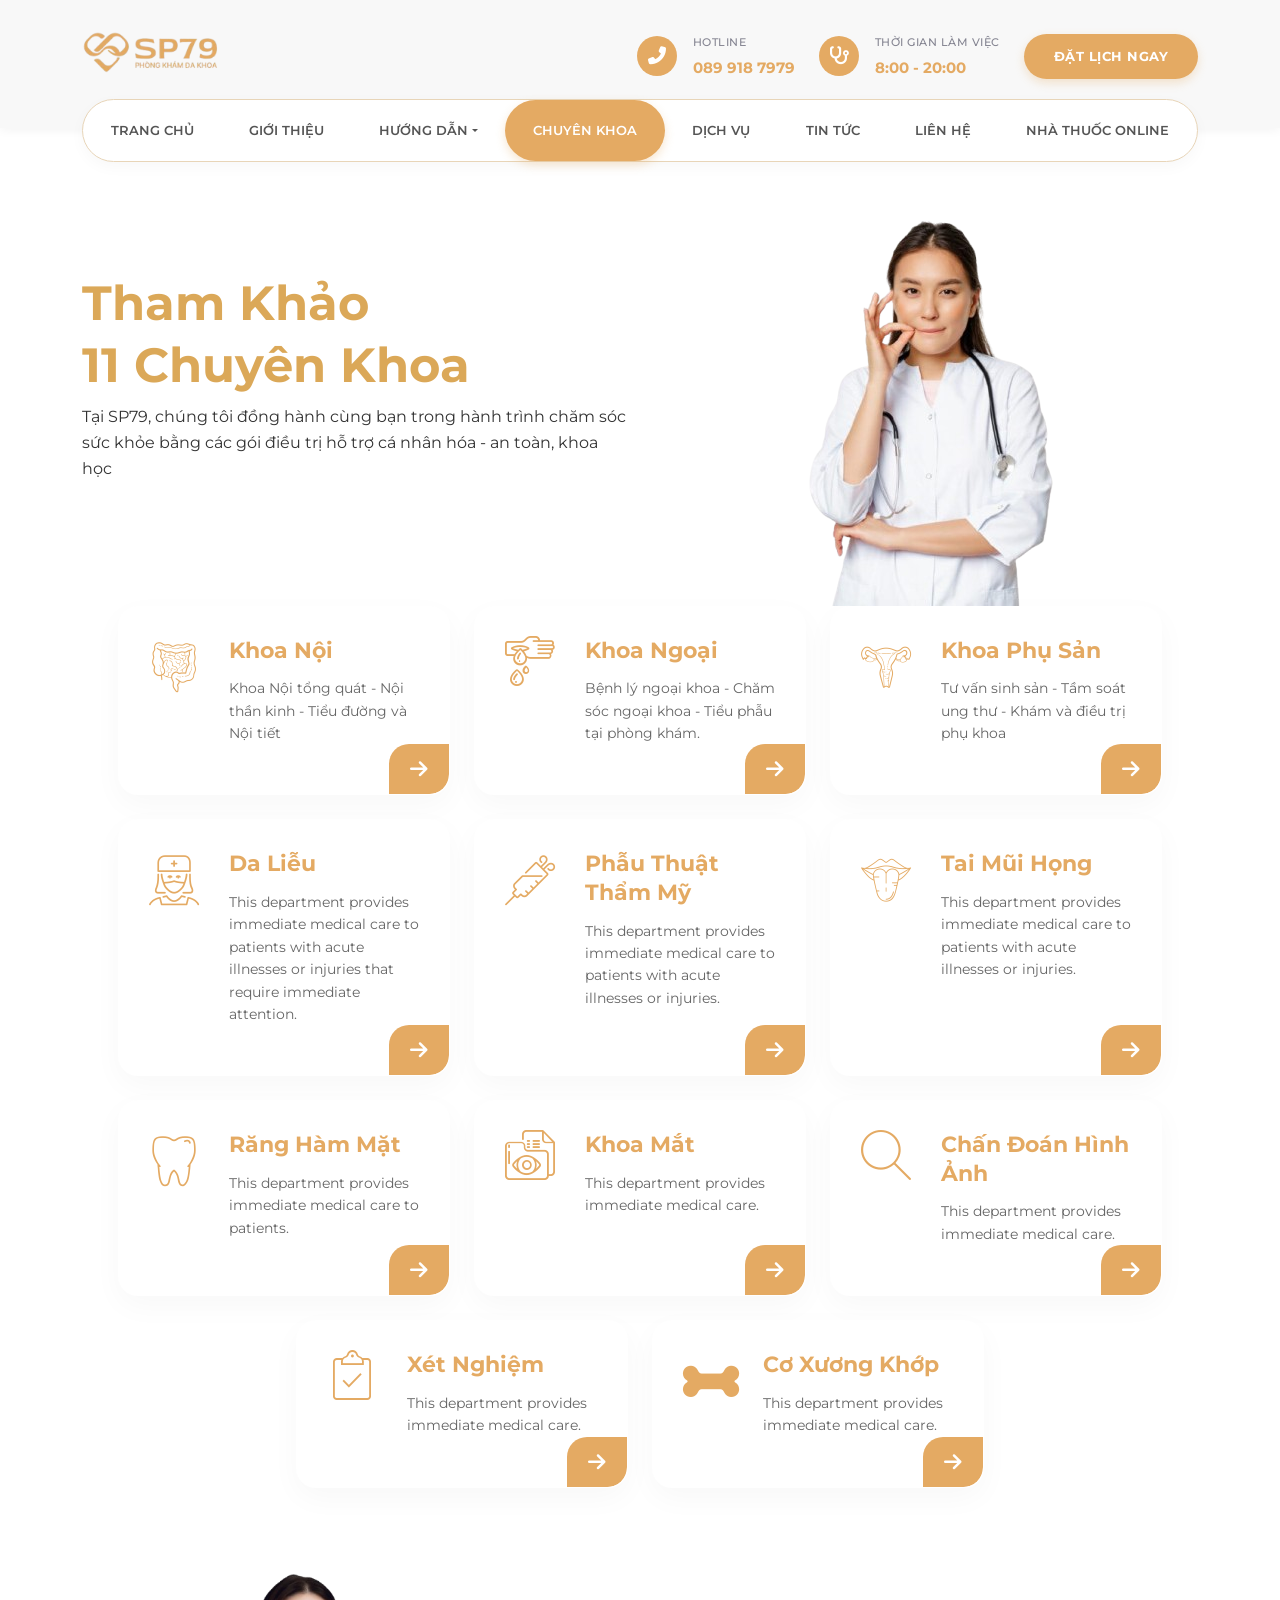
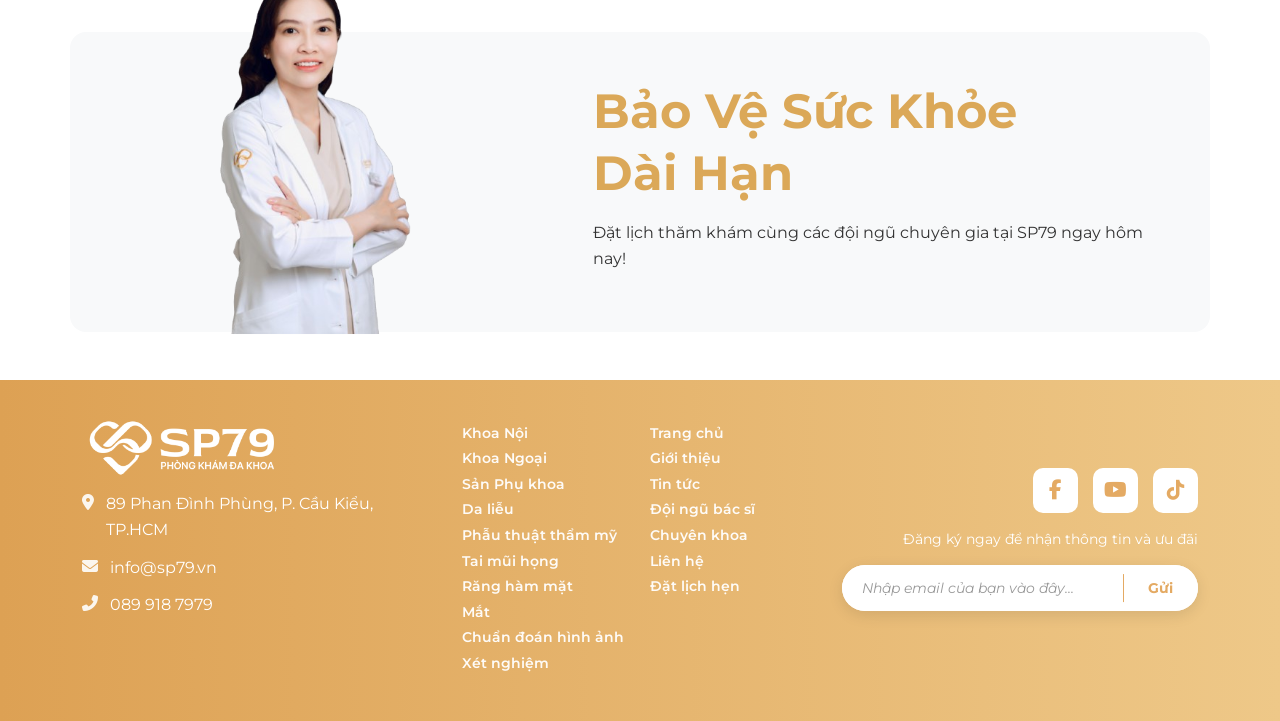
<file: specialties.html>
<!DOCTYPE html>
<html lang="vi">

<head>
    <meta charset="UTF-8">
    <meta name="viewport" content="width=device-width, initial-scale=1.0">
    <title>Chuyên Khoa - SP79 Phòng Khám Đa Khoa Quốc Tế</title>

    <!-- Bootstrap 5 CSS -->
    <link href="https://cdn.jsdelivr.net/npm/bootstrap@5.3.0/dist/css/bootstrap.min.css" rel="stylesheet">

    <!-- Font Awesome -->
    <link rel="stylesheet" href="https://cdnjs.cloudflare.com/ajax/libs/font-awesome/6.4.0/css/all.min.css">

    <!-- Google Fonts: Montserrat -->
    <link rel="preconnect" href="https://fonts.googleapis.com">
    <link rel="preconnect" href="https://fonts.gstatic.com" crossorigin>
    <link href="https://fonts.googleapis.com/css2?family=Montserrat:wght@400;500;600;700&display=swap" rel="stylesheet">

    <!-- Flaticon -->
    <link rel="stylesheet" href="css/flaticon.min.css">
    <!-- Custom CSS -->
    <link rel="stylesheet" href="css/style.css">
</head>

<body>

    <!-- Header Section -->
    <header class="header">
        <!-- Top Bar -->
        <div class="top-bar">
            <div class="container">
                <div class="row align-items-center gx-2">
                    <!-- Logo (Left on all devices) -->
                    <div class="col-auto">
                        <a href="#" class="d-inline-block">
                            <img src="images/logo.png" alt="SP79 Logo" class="logo-img">
                        </a>
                    </div>

                    <!-- Contact Info and CTA Button (Desktop only) -->
                    <div class="col d-none d-lg-block">
                        <div class="top-bar-right d-flex justify-content-end align-items-center gap-4">
                            <!-- Hotline Box -->
                            <div class="contact-box d-flex align-items-center gap-3">
                                <div class="contact-icon-circle">
                                    <i class="fas fa-phone-alt"></i>
                                </div>
                                <div class="contact-text">
                                    <div class="contact-label">HOTLINE</div>
                                    <div class="contact-value">089 918 7979</div>
                                </div>
                            </div>

                            <!-- Working Hours Box -->
                            <div class="contact-box d-flex align-items-center gap-3">
                                <div class="contact-icon-circle">
                                    <i class="fas fa-stethoscope"></i>
                                </div>
                                <div class="contact-text">
                                    <div class="contact-label">THỜI GIAN LÀM VIỆC</div>
                                    <div class="contact-value">8:00 - 20:00</div>
                                </div>
                            </div>

                            <!-- Appointment Button (Desktop) -->
                            <a href="#appointment" class="btn-appointment">ĐẶT LỊCH NGAY</a>
                        </div>
                    </div>

                    <!-- Mobile Controls (Right side) -->
                    <div class="col d-lg-none">
                        <div class="d-flex justify-content-end align-items-center gap-2">
                            <!-- Mobile Appointment Button -->
                            <a href="#appointment" class="btn-appointment">ĐẶT LỊCH NGAY</a>

                            <!-- Hamburger Menu -->
                            <button class="navbar-toggler" type="button" id="mobileMenuToggle">
                                <span class="navbar-toggler-icon"></span>
                            </button>
                        </div>
                    </div>
                </div>
            </div>
        </div>

        <!-- Navigation Bar (Desktop only menu) -->
        <nav class="navbar navbar-expand-lg navbar-light">
            <div class="container flex-wrap justify-content-between align-items-center">
                <div class="collapse navbar-collapse w-100 mt-2 mt-lg-0 d-none d-lg-block" id="mainNavbar">
                    <ul class="navbar-nav w-100">
                        <li class="nav-item"><a class="nav-link" href="index.html">TRANG CHỦ</a></li>
                        <li class="nav-item"><a class="nav-link" href="about.html">GIỚI THIỆU</a></li>
                        <li class="nav-item dropdown">
                            <a class="nav-link dropdown-toggle" href="#">HƯỚNG DẪN</a>
                            <div class="dropdown-menu-custom">
                                <a class="dropdown-item" href="#">Sơ đồ các tầng</a>
                                <a class="dropdown-item" href="#">Trang thiết bị</a>
                                <a class="dropdown-item" href="./about.html#doctor">Tìm bác sĩ</a>
                                <a class="dropdown-item" href="#">Báo lãnh viện phí</a>
                                <a class="dropdown-item" href="#">Góp ý phòng khám</a>
                            </div>
                        </li>
                        <li class="nav-item"><a class="nav-link child-active" href="specialties.html">CHUYÊN KHOA</a>
                        </li>
                        <li class="nav-item"><a class="nav-link" href="services.html">DỊCH VỤ</a></li>
                        <li class="nav-item"><a class="nav-link" href="news.html">TIN TỨC</a></li>
                        <li class="nav-item"><a class="nav-link" href="contact.html">LIÊN HỆ</a></li>
                        <li class="nav-item"><a class="nav-link" href="https://nhathuoc.sp79.vn/">NHÀ THUỐC ONLINE</a>
                        </li>
                    </ul>
                </div>
            </div>
        </nav>

        <!-- Mobile Menu Modal -->
        <div class="mobile-menu-overlay" id="mobileMenuOverlay">
            <div class="mobile-menu-sidebar">
                <!-- Close Button -->
                <button class="mobile-menu-close" id="mobileMenuClose">
                    <i class="fas fa-times"></i>
                </button>

                <!-- Logo -->
                <div class="mobile-menu-logo">
                    <img src="images/logo.png" alt="SP79 Logo">
                </div>

                <!-- Menu Items -->
                <ul class="mobile-menu-nav">
                    <li><a href="index.html">TRANG CHỦ</a></li>
                    <li><a href="about.html">GIỚI THIỆU</a></li>
                    <li class="mobile-dropdown">
                        <div class="mobile-dropdown-header">
                            <a href="#">HƯỚNG DẪN</a>
                            <i class="fas fa-chevron-down"></i>
                        </div>
                        <div class="mobile-submenu">
                            <a href="#">Sơ đồ các tầng</a>
                            <a href="#">Trang thiết bị</a>
                            <a href="./about.html#doctor">Tìm bác sĩ</a>
                            <a href="#">Báo lãnh viện phí</a>
                            <a href="#">Góp ý phòng khám</a>
                        </div>
                    </li>
                    <li><a href="specialties.html" class="child-active">CHUYÊN KHOA</a></li>
                    <li><a href="services.html">DỊCH VỤ</a></li>
                    <li><a href="news.html">TIN TỨC</a></li>
                    <li><a href="contact.html">LIÊN HỆ</a></li>
                    <li><a href="https://nhathuoc.sp79.vn/">NHÀ THUỐC ONLINE</a></li>
                </ul>
            </div>
        </div>
    </header>

    <!-- Main Content -->
    <main>
        <!-- Intro Section -->
        <section class="specialty-intro-section pt-5">
            <div class="container">
                <div class="row">
                    <div class="col-12 col-md-6 mt-0 pt-0 mt-lg-5 pt-lg-5">
                        <h1 class="specialty-title">Tham Khảo <br> 11 Chuyên Khoa</h1>
                        <p class="specialty-desc">
                            Tại SP79, chúng tôi đồng hành cùng bạn trong hành trình chăm sóc sức khỏe bằng các gói điều
                            trị hỗ
                            trợ
                            cá nhân hóa - an toàn, khoa học
                        </p>
                    </div>
                    <!-- Doctor Image -->
                    <div class="col-12 col-md-6 text-center mb-4 mb-lg-0">
                        <!-- Empty space or maybe re-add doctor image if needed, but per design image is right side floating -->
                        <div class="specialty-doctor-img-container d-none d-lg-block">
                            <img src="images/physicianpatient-privilege-confidentialite-medicale-femme-asiatique-medecin-montrant-silence-bouche-zip-gest-e1709628505800__1_-removebg-preview.png"
                                alt="Doctor" class="specialty-doctor-img">
                        </div>
                    </div>
                </div>
            </div>
        </section>

        <!-- Specialties Grid Section -->
        <section class="specialty-grid-section position-relative pb-5">
            <div class="container px-5">
                <div class="row g-4 justify-content-center">
                    <!-- Cards -->
                    <!-- Khoa Nội (Highlighted) -->
                    <div class="col-12 col-md-6 col-lg-4">
                        <div class="specialty-card highlight">
                            <div class="card-icon">
                                <i class="flaticon-intestines"></i>
                            </div>
                            <div class="card-content">
                                <h3 class="card-title">Khoa Nội</h3>
                                <p class="card-text">Khoa Nội tổng quát - Nội thần kinh - Tiểu đường và Nội tiết</p>
                            </div>
                            <a href="#" class="card-arrow"><i class="fas fa-arrow-right"></i></a>
                        </div>
                    </div>

                    <!-- Khoa Ngoại -->
                    <div class="col-12 col-md-6 col-lg-4">
                        <div class="specialty-card">
                            <div class="card-icon">
                                <i class="flaticon-wound"></i>
                            </div>
                            <div class="card-content">
                                <h3 class="card-title">Khoa Ngoại</h3>
                                <p class="card-text">Bệnh lý ngoại khoa - Chăm sóc ngoại khoa - Tiểu phẫu tại phòng
                                    khám.</p>
                            </div>
                            <a href="#" class="card-arrow"><i class="fas fa-arrow-right"></i></a>
                        </div>
                    </div>

                    <!-- Khoa Phụ Sản -->
                    <div class="col-12 col-md-6 col-lg-4">
                        <div class="specialty-card">
                            <div class="card-icon">
                                <i class="flaticon-uterus"></i>
                            </div>
                            <div class="card-content">
                                <h3 class="card-title">Khoa Phụ Sản</h3>
                                <p class="card-text">Tư vấn sinh sản - Tầm soát ung thư - Khám và điều trị phụ khoa</p>
                            </div>
                            <a href="#" class="card-arrow"><i class="fas fa-arrow-right"></i></a>
                        </div>
                    </div>

                    <!-- Da Liễu -->
                    <div class="col-12 col-md-6 col-lg-4">
                        <div class="specialty-card">
                            <div class="card-icon">
                                <i class="flaticon-brain-1"></i>
                            </div>
                            <div class="card-content">
                                <h3 class="card-title">Da Liễu</h3>
                                <p class="card-text">This department provides immediate medical care to patients with
                                    acute illnesses or injuries that require immediate attention.</p>
                            </div>
                            <a href="#" class="card-arrow"><i class="fas fa-arrow-right"></i></a>
                        </div>
                    </div>

                    <!-- Phẫu Thuật Thẩm Mỹ -->
                    <div class="col-12 col-md-6 col-lg-4">
                        <div class="specialty-card">
                            <div class="card-icon">
                                <i class="flaticon-syringe"></i>
                            </div>
                            <div class="card-content">
                                <h3 class="card-title">Phẫu Thuật Thẩm Mỹ</h3>
                                <p class="card-text">This department provides immediate medical care to patients with
                                    acute illnesses or injuries.</p>
                            </div>
                            <a href="#" class="card-arrow"><i class="fas fa-arrow-right"></i></a>
                        </div>
                    </div>

                    <!-- Tai Mũi Họng -->
                    <div class="col-12 col-md-6 col-lg-4">
                        <div class="specialty-card">
                            <div class="card-icon">
                                <i class="flaticon-plane"></i>
                            </div>
                            <div class="card-content">
                                <h3 class="card-title">Tai Mũi Họng</h3>
                                <p class="card-text">This department provides immediate medical care to patients with
                                    acute illnesses or injuries.</p>
                            </div>
                            <a href="#" class="card-arrow"><i class="fas fa-arrow-right"></i></a>
                        </div>
                    </div>

                    <!-- Răng Hàm Mặt -->
                    <div class="col-12 col-md-6 col-lg-4">
                        <div class="specialty-card">
                            <div class="card-icon">
                                <i class="flaticon-tooth"></i>
                            </div>
                            <div class="card-content">
                                <h3 class="card-title">Răng Hàm Mặt</h3>
                                <p class="card-text">This department provides immediate medical care to patients.</p>
                            </div>
                            <a href="#" class="card-arrow"><i class="fas fa-arrow-right"></i></a>
                        </div>
                    </div>

                    <!-- Khoa Mắt -->
                    <div class="col-12 col-md-6 col-lg-4">
                        <div class="specialty-card">
                            <div class="card-icon">
                                <i class="flaticon-folder"></i>
                            </div>
                            <div class="card-content">
                                <h3 class="card-title">Khoa Mắt</h3>
                                <p class="card-text">This department provides immediate medical care.</p>
                            </div>
                            <a href="#" class="card-arrow"><i class="fas fa-arrow-right"></i></a>
                        </div>
                    </div>

                    <!-- Chấn Đoán Hình Ảnh -->
                    <div class="col-12 col-md-6 col-lg-4">
                        <div class="specialty-card">
                            <div class="card-icon">
                                <i class="flaticon-search"></i>
                            </div>
                            <div class="card-content">
                                <h3 class="card-title">Chấn Đoán Hình Ảnh</h3>
                                <p class="card-text">This department provides immediate medical care.</p>
                            </div>
                            <a href="#" class="card-arrow"><i class="fas fa-arrow-right"></i></a>
                        </div>
                    </div>

                    <!-- Xét Nghiệm -->
                    <div class="col-12 col-md-6 col-lg-4">
                        <div class="specialty-card">
                            <div class="card-icon">
                                <i class="flaticon-clipboards"></i>
                            </div>
                            <div class="card-content">
                                <h3 class="card-title">Xét Nghiệm</h3>
                                <p class="card-text">This department provides immediate medical care.</p>
                            </div>
                            <a href="#" class="card-arrow"><i class="fas fa-arrow-right"></i></a>
                        </div>
                    </div>

                    <!-- Cơ Xương Khớp -->
                    <div class="col-12 col-md-6 col-lg-4">
                        <div class="specialty-card">
                            <div class="card-icon">
                                <i class="fas fa-bone"></i>
                            </div>
                            <div class="card-content">
                                <h3 class="card-title">Cơ Xương Khớp</h3>
                                <p class="card-text">This department provides immediate medical care.</p>
                            </div>
                            <a href="#" class="card-arrow"><i class="fas fa-arrow-right"></i></a>
                        </div>
                    </div>

                </div>
            </div>
        </section>


        <!-- CTA Section (Match design bottom) -->
        <section class="cta-section-specialty mt-0 py-0 mt-lg-5 pt-lg-5 position-relative">
            <!-- Using Image as background or structure? Design shows a large section with doctor and text -->
            <div class="container">
                <div class="row align-items-center bg-light rounded-4 position-relative cta-row-specialty">
                    <div class="col-12 col-lg-5 p-0 text-center h-100 d-flex align-items-end justify-content-center"
                        style="overflow: visible;">
                        <!-- Image -->
                        <img src="images/bac-si-hoang-thanh-hong-dao-removebg-preview.png" alt="Doctor" class="specialty-img">
                    </div>
                    <div class="col-12 col-lg-7 p-5">
                        <h2 class="cta-title">Bảo Vệ Sức Khỏe <br> Dài Hạn</h2>
                        <p class="cta-text my-3">Đặt lịch thăm khám cùng các đội ngũ chuyên gia tại SP79 ngay hôm nay!
                        </p>
                    </div>
                </div>
            </div>
        </section>

    </main>

    <!-- Footer -->
    <footer class="footer mt-5">
        <div class="container">
            <div class="row">
                <!-- Logo & Contact -->
                <div class="col-12 col-lg-4">
                    <a href="#" class="logo-footer">
                        <img src="images/logo-phong-kham-sp79-trang.png" alt="" class="logo">
                    </a>

                    <div class="footer-contact">
                        <div class="footer-contact-item">
                            <i class="fas fa-map-marker-alt"></i>
                            <span>89 Phan Đình Phùng, P. Cầu Kiểu, TP.HCM</span>
                        </div>
                        <div class="footer-contact-item">
                            <i class="fas fa-envelope"></i>
                            <a href="mailto:info@sp79.vn">info@sp79.vn</a>
                        </div>
                        <div class="footer-contact-item">
                            <i class="fas fa-phone-alt"></i>
                            <a href="tel:0899187979">089 918 7979</a>
                        </div>
                    </div>
                </div>

                <!-- Footer Links -->
                <div class="col-12 col-lg-4 footer-links">
                    <div class="footer-links-column">
                        <ul>
                            <li><a href="#">Khoa Nội</a></li>
                            <li><a href="#">Khoa Ngoại</a></li>
                            <li><a href="#">Sản Phụ khoa</a></li>
                            <li><a href="#">Da liễu</a></li>
                            <li><a href="#">Phẫu thuật thẩm mỹ</a></li>
                            <li><a href="#">Tai mũi họng</a></li>
                            <li><a href="#">Răng hàm mặt</a></li>
                            <li><a href="#">Mắt</a></li>
                            <li><a href="#">Chuẩn đoán hình ảnh</a></li>
                            <li><a href="#">Xét nghiệm</a></li>
                        </ul>
                    </div>

                    <div class="footer-links-column">
                        <ul>
                            <li><a href="#">Trang chủ</a></li>
                            <li><a href="#">Giới thiệu</a></li>
                            <li><a href="#">Tin tức</a></li>
                            <li><a href="#">Đội ngũ bác sĩ</a></li>
                            <li><a href="#">Chuyên khoa</a></li>
                            <li><a href="#">Liên hệ</a></li>
                            <li><a href="#">Đặt lịch hẹn</a></li>
                        </ul>
                    </div>
                </div>

                <!-- Newsletter -->
                <div class="col-12 col-lg-4 footer-newsletter mt-5">
                    <div class="social-links">
                        <a href="#" class="social-link" title="Facebook">
                            <i class="fab fa-facebook-f"></i>
                        </a>
                        <a href="#" class="social-link" title="YouTube">
                            <i class="fab fa-youtube"></i>
                        </a>
                        <a href="#" class="social-link" title="TikTok">
                            <i class="fab fa-tiktok"></i>
                        </a>
                    </div>

                    <div class="newsletter-text text-end">
                        Đăng ký ngay để nhận thông tin và ưu đãi
                    </div>

                    <form class="newsletter-form" id="newsletterForm">
                        <input type="email" class="newsletter-input fst-italic"
                            placeholder="Nhập email của bạn vào đây..." required>
                        <button type="submit" class="newsletter-btn">Gửi</button>
                    </form>
                </div>
            </div>
        </div>
    </footer>

    <!-- Bootstrap 5 JS Bundle -->
    <script src="https://cdn.jsdelivr.net/npm/bootstrap@5.3.0/dist/js/bootstrap.bundle.min.js"></script>

    <!-- jQuery -->
    <script src="https://code.jquery.com/jquery-3.7.0.min.js"></script>

    <!-- Custom JS -->
    <script src="js/main.js"></script>

</body>

</html>
</file>
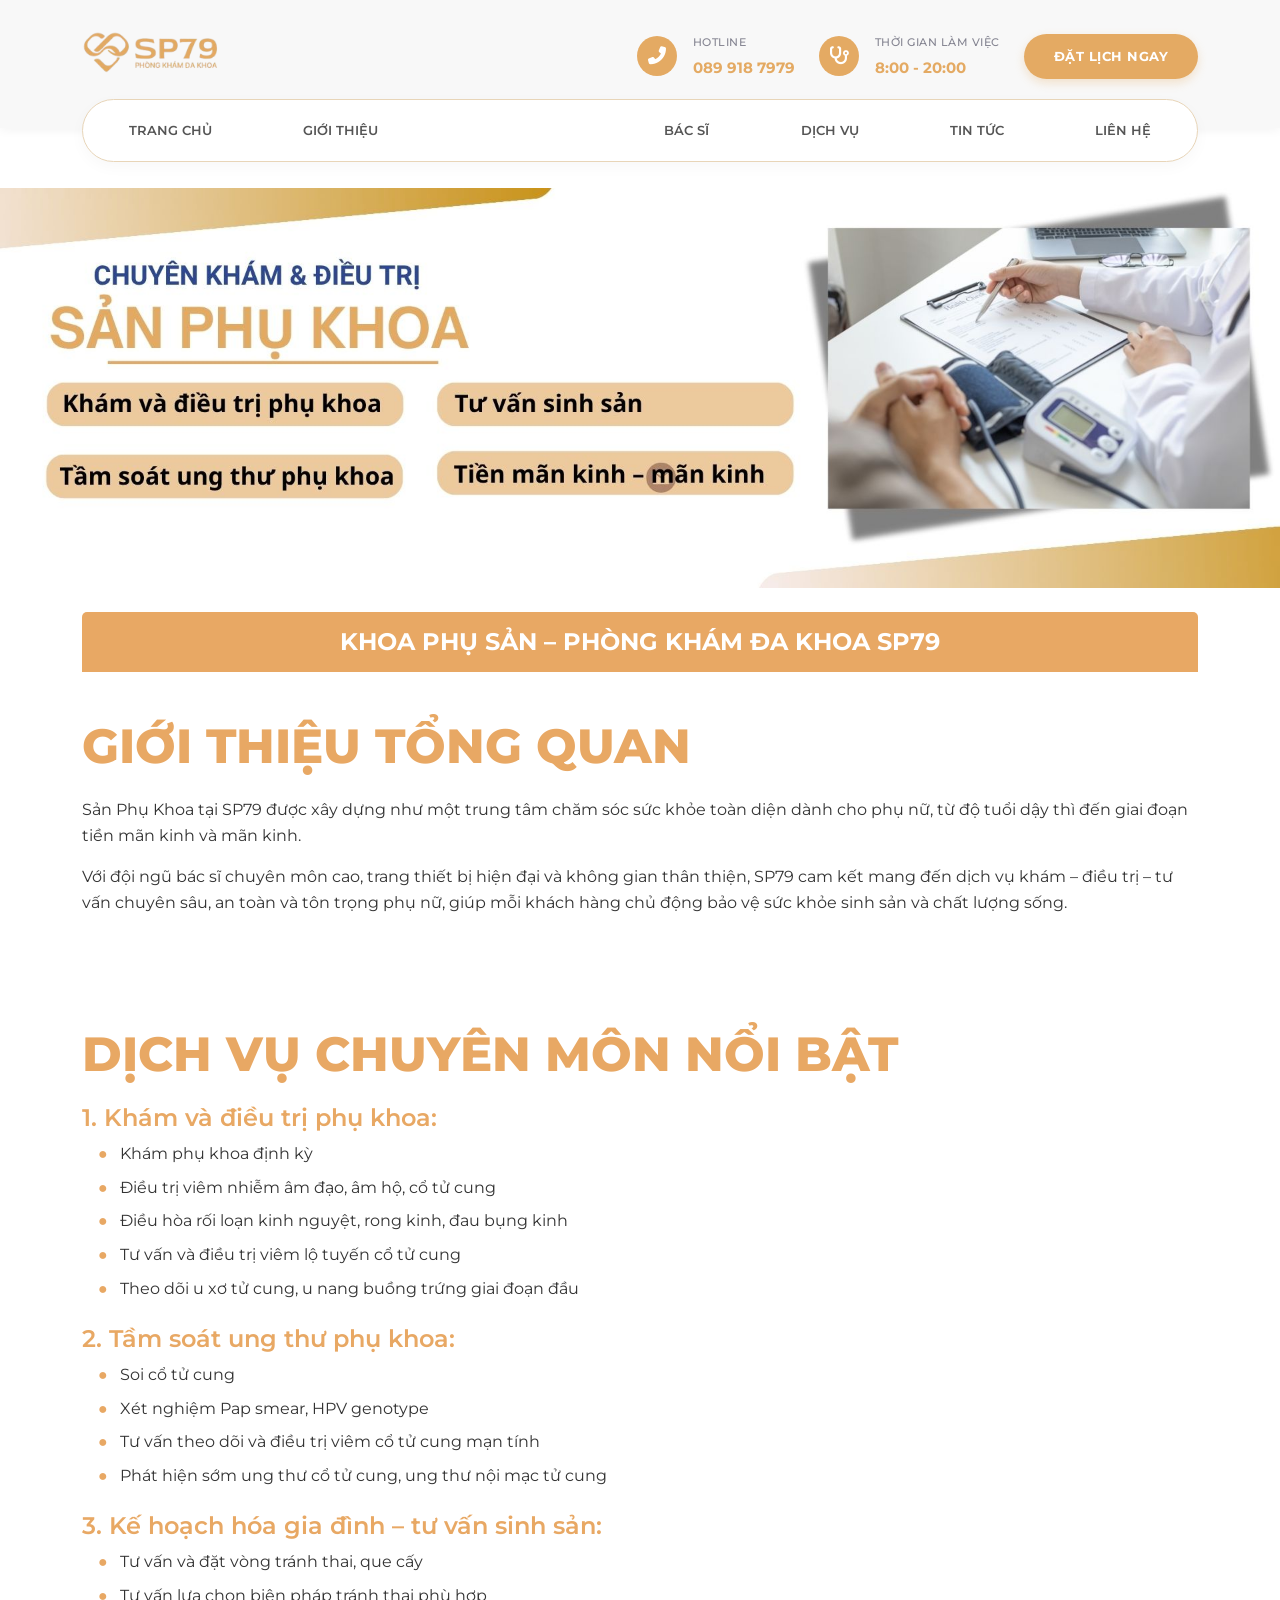
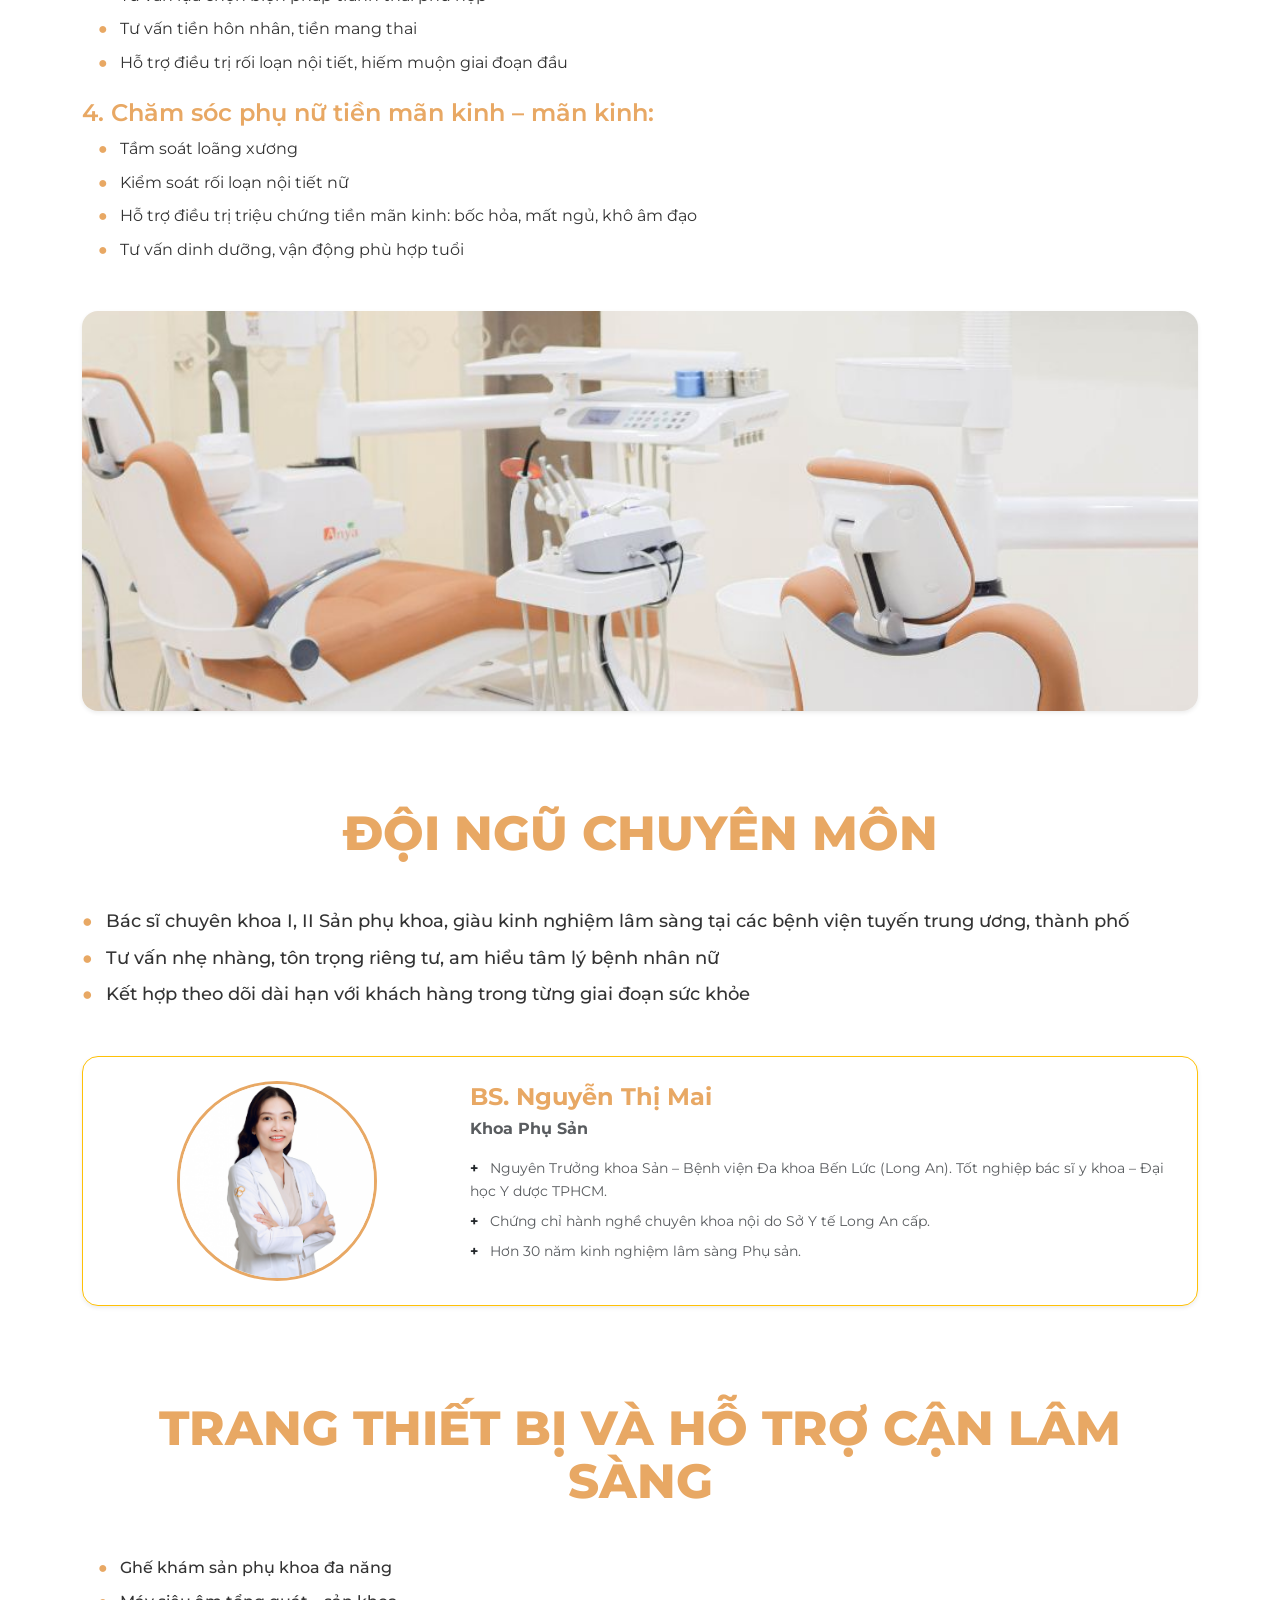
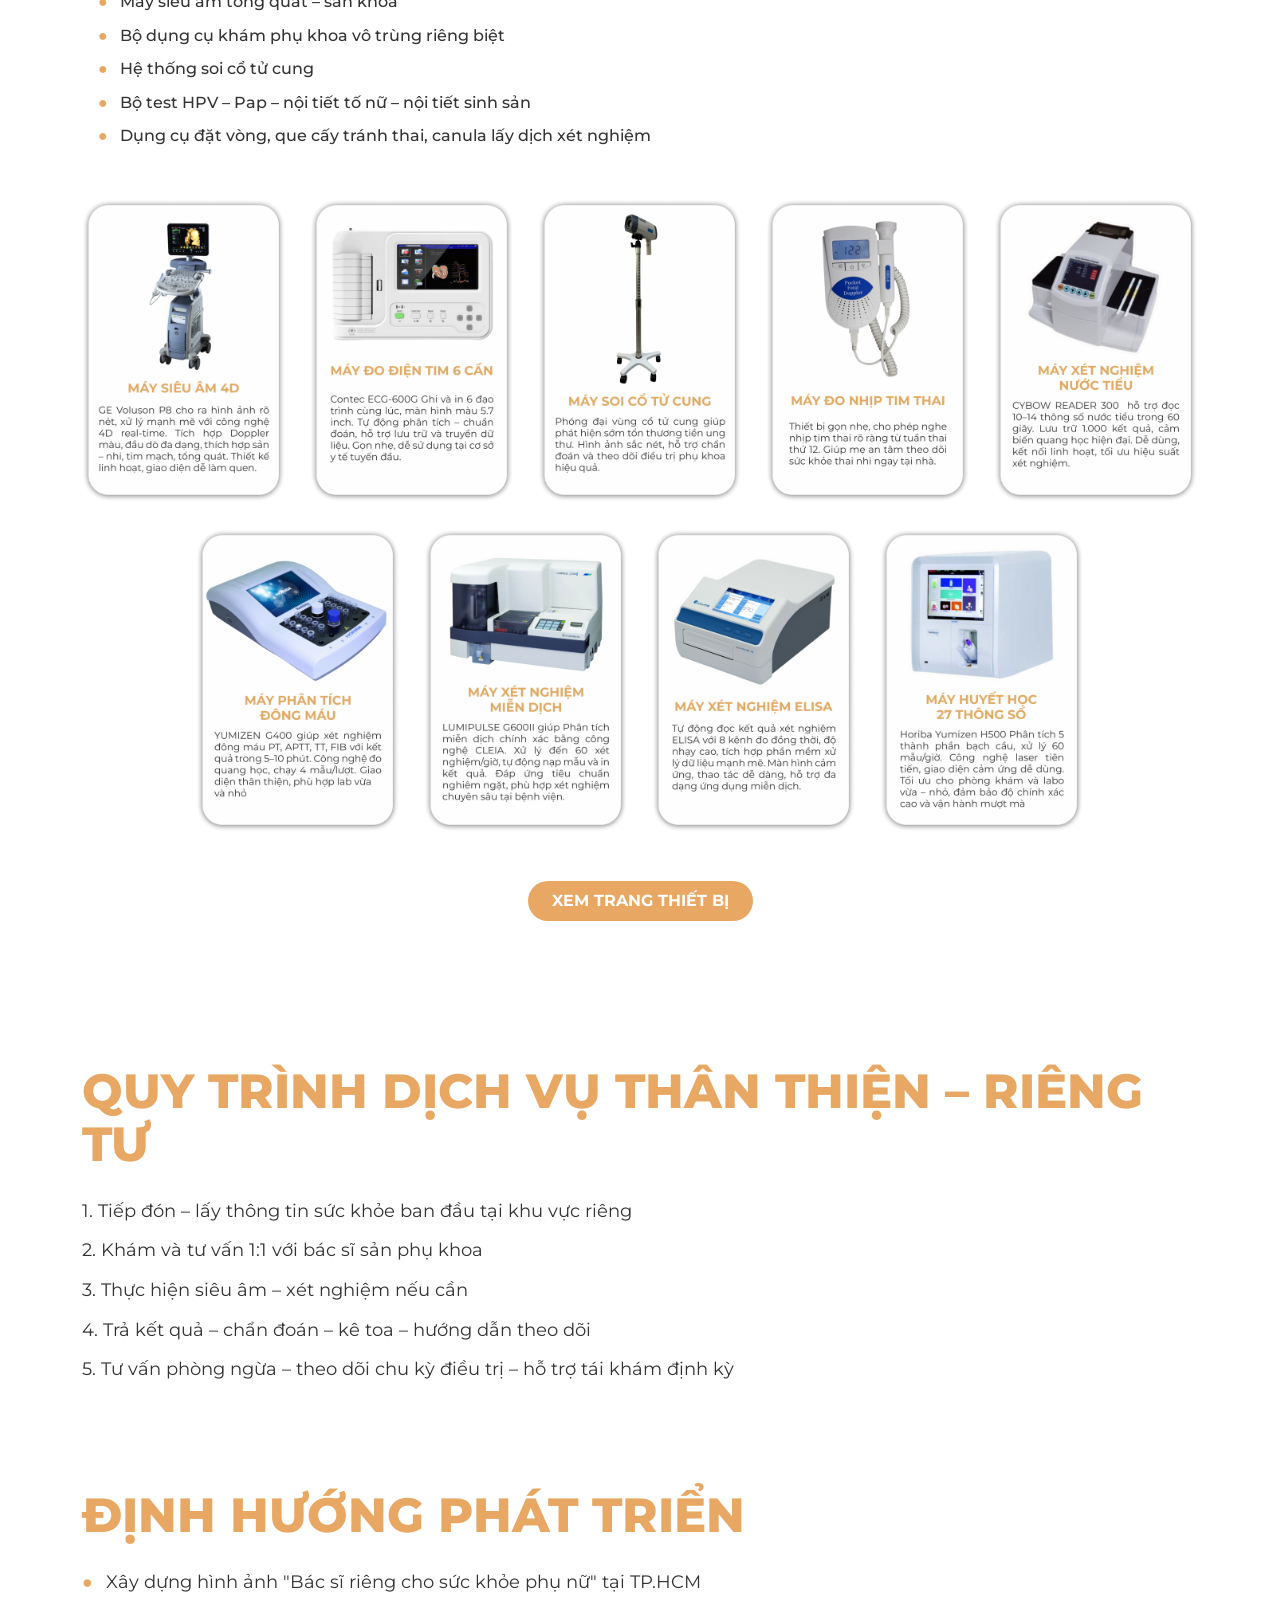
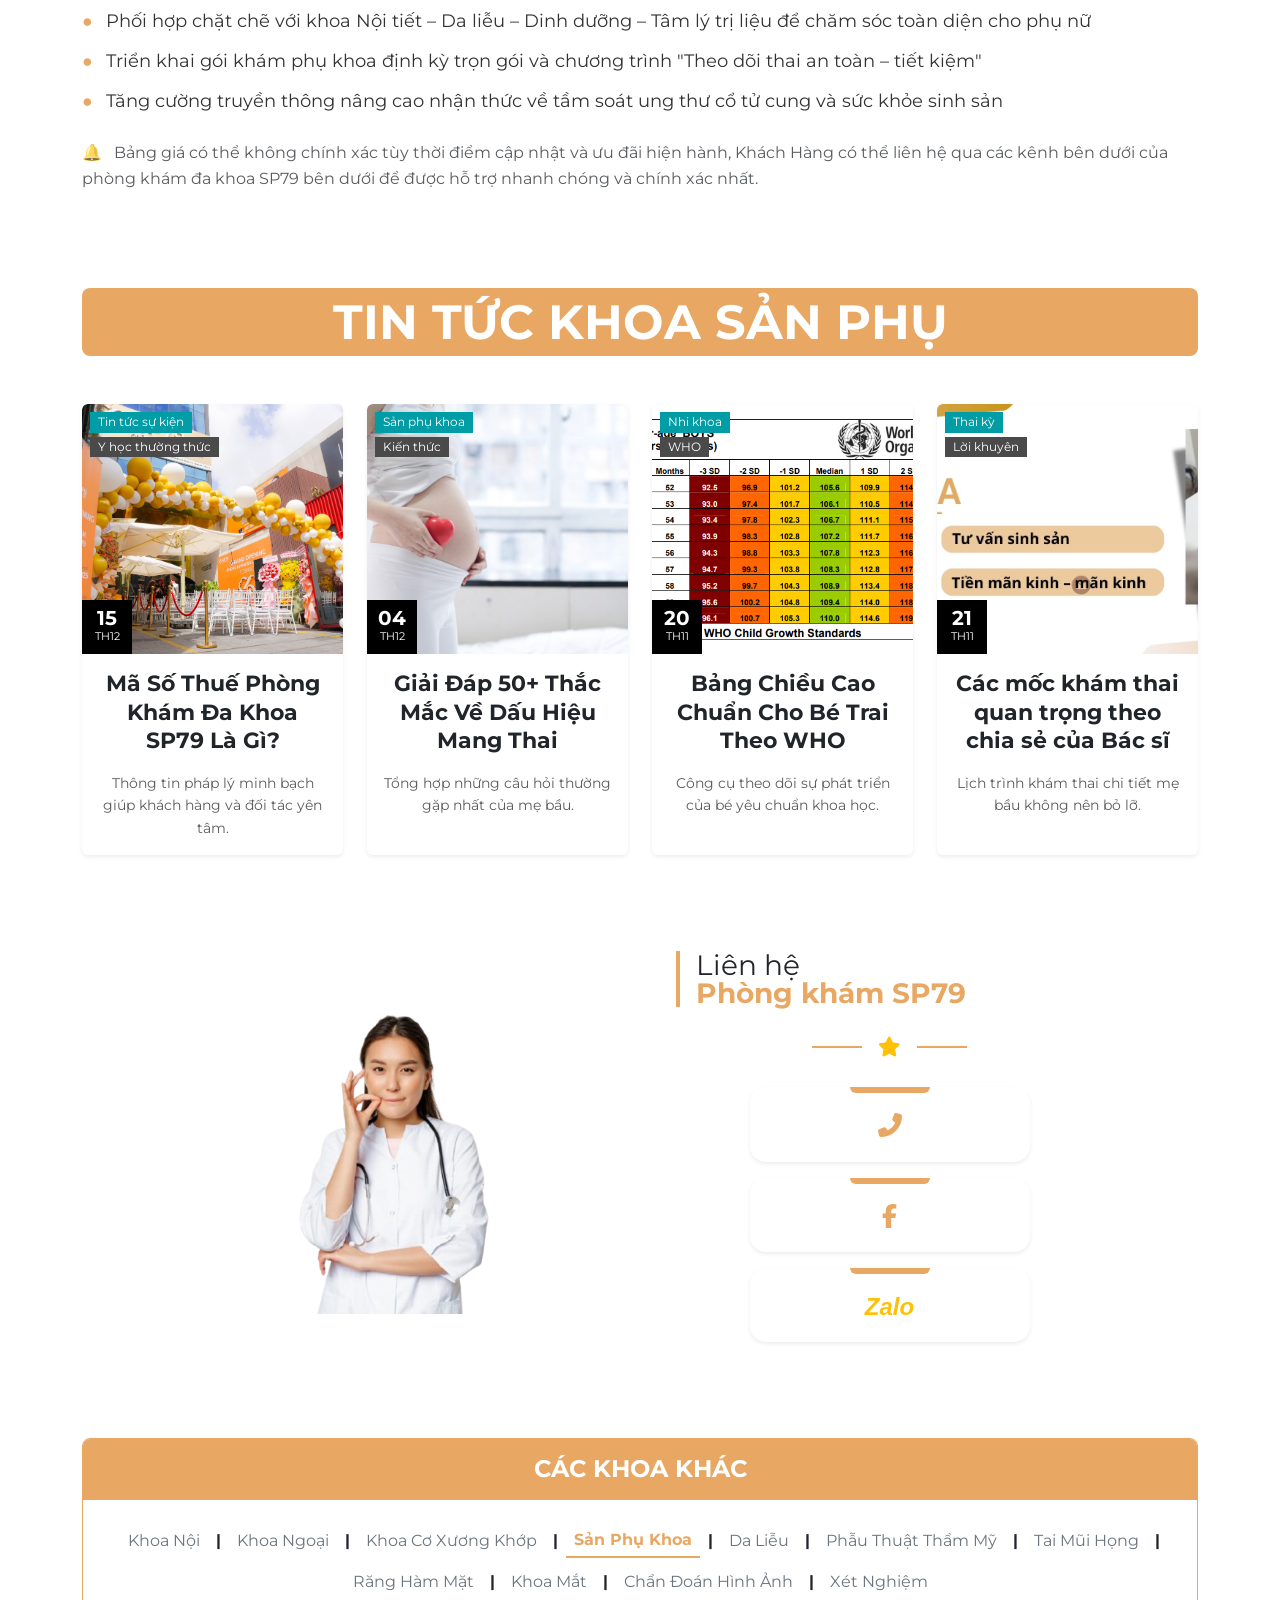
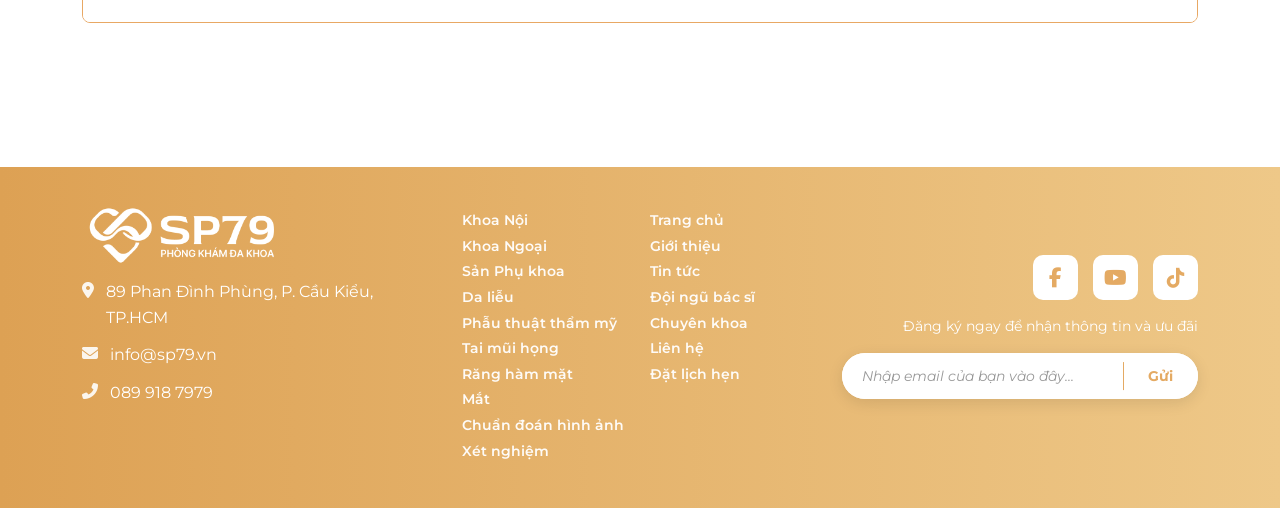
<file: chuyenkhoa/khoa-san-phu.html>
<!DOCTYPE html>
<html lang="vi">

<head>
    <meta charset="UTF-8">
    <meta name="viewport" content="width=device-width, initial-scale=1.0">
    <title>Khoa Sản Phụ Khoa - SP79 Phòng Khám Đa Khoa Quốc Tế</title>

    <!-- Bootstrap 5 CSS -->
    <link href="https://cdn.jsdelivr.net/npm/bootstrap@5.3.0/dist/css/bootstrap.min.css" rel="stylesheet">

    <!-- Font Awesome -->
    <link rel="stylesheet" href="https://cdnjs.cloudflare.com/ajax/libs/font-awesome/6.4.0/css/all.min.css">

    <!-- Swiper -->
    <link rel="stylesheet" href="https://cdn.jsdelivr.net/npm/swiper@11/swiper-bundle.min.css" />

    <!-- Google Fonts: Montserrat -->
    <link rel="preconnect" href="https://fonts.googleapis.com">
    <link rel="preconnect" href="https://fonts.gstatic.com" crossorigin>
    <link href="https://fonts.googleapis.com/css2?family=Montserrat:wght@400;500;600;700&display=swap" rel="stylesheet">

    <!-- Custom CSS -->
    <link rel="stylesheet" href="../css/style.css">
</head>

<body>

    <!-- Header Section -->
    <header class="header">
        <!-- Top Bar -->
        <div class="top-bar">
            <div class="container">
                <div class="row align-items-center gx-2">
                    <!-- Logo (Left on all devices) -->
                    <div class="col-auto">
                        <a href="../index.html" class="d-inline-block">
                            <img src="../images/logo.png" alt="SP79 Logo" class="logo-img">
                        </a>
                    </div>

                    <!-- Contact Info and CTA Button (Desktop only) -->
                    <div class="col d-none d-lg-block">
                        <div class="top-bar-right d-flex justify-content-end align-items-center gap-4">
                            <!-- Hotline Box -->
                            <div class="contact-box d-flex align-items-center gap-3">
                                <div class="contact-icon-circle">
                                    <i class="fas fa-phone-alt"></i>
                                </div>
                                <div class="contact-text">
                                    <div class="contact-label">HOTLINE</div>
                                    <div class="contact-value">089 918 7979</div>
                                </div>
                            </div>

                            <!-- Working Hours Box -->
                            <div class="contact-box d-flex align-items-center gap-3">
                                <div class="contact-icon-circle">
                                    <i class="fas fa-stethoscope"></i>
                                </div>
                                <div class="contact-text">
                                    <div class="contact-label">THỜI GIAN LÀM VIỆC</div>
                                    <div class="contact-value">8:00 - 20:00</div>
                                </div>
                            </div>

                            <!-- Appointment Button (Desktop) -->
                            <a href="#appointment" class="btn-appointment">ĐẶT LỊCH NGAY</a>
                        </div>
                    </div>

                    <!-- Mobile Controls (Right side) -->
                    <div class="col d-lg-none">
                        <div class="d-flex justify-content-end align-items-center gap-2">
                            <!-- Mobile Appointment Button -->
                            <a href="#appointment" class="btn-appointment">ĐẶT LỊCH NGAY</a>

                            <!-- Hamburger Menu -->
                            <button class="navbar-toggler" type="button" id="mobileMenuToggle">
                                <span class="navbar-toggler-icon"></span>
                            </button>
                        </div>
                    </div>
                </div>
            </div>
        </div>

        <!-- Navigation Bar (Desktop only menu) -->
        <nav class="navbar navbar-expand-lg navbar-light">
            <div class="container flex-wrap justify-content-between align-items-center">
                <div class="collapse navbar-collapse w-100 mt-2 mt-lg-0 d-none d-lg-block" id="mainNavbar">
                    <ul class="navbar-nav w-100">
                        <li class="nav-item">
                            <a class="nav-link" href="../index.html">TRANG CHỦ</a>
                        </li>
                        <li class="nav-item">
                            <a class="nav-link" href="../about.html">GIỚI THIỆU</a>
                        </li>
                        <li class="nav-item">
                            <a class="nav-link active text-white" href="../specialties.html">CHUYÊN KHOA</a>
                        </li>
                        <li class="nav-item">
                            <a class="nav-link" href="../doctor.html">BÁC SĨ</a>
                        </li>
                        <li class="nav-item">
                            <a class="nav-link" href="../price.html">DỊCH VỤ</a>
                        </li>
                        <li class="nav-item">
                            <a class="nav-link" href="../news.html">TIN TỨC</a>
                        </li>
                        <li class="nav-item">
                            <a class="nav-link" href="../contact.html">LIÊN HỆ</a>
                        </li>
                    </ul>
                </div>
            </div>
        </nav>

        <!-- Mobile Menu Modal -->
        <div class="mobile-menu-overlay" id="mobileMenuOverlay">
            <div class="mobile-menu-sidebar">
                <!-- Close Button -->
                <button class="mobile-menu-close" id="mobileMenuClose">
                    <i class="fas fa-times"></i>
                </button>

                <!-- Logo -->
                <div class="mobile-menu-logo">
                    <img src="../images/logo.png" alt="SP79 Logo">
                </div>

                <!-- Menu Items -->
                <ul class="mobile-menu-nav">
                    <li><a href="../index.html">TRANG CHỦ</a></li>
                    <li><a href="../about.html">GIỚI THIỆU</a></li>
                    <li><a href="../specialties.html" class="active">CHUYÊN KHOA</a></li>
                    <li><a href="../doctor.html">BÁC SĨ</a></li>
                    <li><a href="../price.html">DỊCH VỤ</a></li>
                    <li><a href="../news.html">TIN TỨC</a></li>
                    <li><a href="../contact.html">LIÊN HỆ</a></li>
                </ul>
            </div>
        </div>
    </header>

    <!-- Main Content -->
    <main class="specialty-detail-main">

        <!-- Banner Image Section -->
        <section class="banner-section">
            <div class="container-fluid p-0">
                <img src="../images/banner/san-phu-khoa.jpg" alt="Chuyên Khám & Điều Trị Sản Phụ Khoa"
                    class="w-100 h-auto d-block">
            </div>
        </section>

        <!-- Golden Title Bar -->
        <div class="container">
            <section class="golden-title-bar py-3 text-center mt-4"
                style="background-color: #E8A864; border-radius: 5px 5px 0 0;">
                <h2 class="m-0 text-white text-uppercase" style="font-size: 1.5rem; font-weight: 700;">KHOA PHỤ SẢN –
                    PHÒNG KHÁM ĐA KHOA SP79</h2>
            </section>
        </div>

        <!-- Intro Section -->
        <section class="intro-section py-5">
            <div class="container">
                <h2 class="section-title mb-4" style="color: #E8A864;">GIỚI THIỆU TỔNG QUAN</h2>
                <div class="intro-content">
                    <p class="mb-3">Sản Phụ Khoa tại SP79 được xây dựng như một trung tâm chăm sóc sức khỏe toàn diện
                        dành cho phụ nữ, từ độ tuổi dậy thì đến giai đoạn tiền mãn kinh và mãn kinh.</p>
                    <p>Với đội ngũ bác sĩ chuyên môn cao, trang thiết bị hiện đại và không gian thân thiện, SP79 cam kết
                        mang đến dịch vụ khám – điều trị – tư vấn chuyên sâu, an toàn và tôn trọng phụ nữ, giúp mỗi
                        khách hàng chủ động bảo vệ sức khỏe sinh sản và chất lượng sống.</p>
                </div>
            </div>
        </section>

        <!-- Services Section -->
        <section class="services-list-section py-5 bg-white">
            <div class="container">
                <h2 class="section-title mb-4" style="color: #E8A864;">DỊCH VỤ CHUYÊN MÔN NỔI BẬT</h2>

                <div class="service-list-content">
                    <!-- Service 1 -->
                    <div class="service-item mb-4">
                        <h4 class="service-name" style="color: #E8A864; font-weight: 600;">1. Khám và điều trị phụ khoa:
                        </h4>
                        <ul class="list-unstyled ms-3 mt-2">
                            <li class="mb-2"><span class="me-2" style="color: #E8A864;">●</span> Khám phụ khoa định kỳ
                            </li>
                            <li class="mb-2"><span class="me-2" style="color: #E8A864;">●</span> Điều trị viêm nhiễm âm
                                đạo, âm hộ, cổ tử cung</li>
                            <li class="mb-2"><span class="me-2" style="color: #E8A864;">●</span> Điều hòa rối loạn kinh
                                nguyệt, rong kinh, đau bụng kinh</li>
                            <li class="mb-2"><span class="me-2" style="color: #E8A864;">●</span> Tư vấn và điều trị viêm
                                lộ tuyến cổ tử cung</li>
                            <li class="mb-2"><span class="me-2" style="color: #E8A864;">●</span> Theo dõi u xơ tử cung,
                                u nang buồng trứng giai đoạn đầu</li>
                        </ul>
                    </div>

                    <!-- Service 2 -->
                    <div class="service-item mb-4">
                        <h4 class="service-name" style="color: #E8A864; font-weight: 600;">2. Tầm soát ung thư phụ khoa:
                        </h4>
                        <ul class="list-unstyled ms-3 mt-2">
                            <li class="mb-2"><span class="me-2" style="color: #E8A864;">●</span> Soi cổ tử cung</li>
                            <li class="mb-2"><span class="me-2" style="color: #E8A864;">●</span> Xét nghiệm Pap smear,
                                HPV genotype</li>
                            <li class="mb-2"><span class="me-2" style="color: #E8A864;">●</span> Tư vấn theo dõi và điều
                                trị viêm cổ tử cung mạn tính</li>
                            <li class="mb-2"><span class="me-2" style="color: #E8A864;">●</span> Phát hiện sớm ung thư
                                cổ tử cung, ung thư nội mạc tử cung</li>
                        </ul>
                    </div>

                    <!-- Service 3 -->
                    <div class="service-item mb-4">
                        <h4 class="service-name" style="color: #E8A864; font-weight: 600;">3. Kế hoạch hóa gia đình – tư
                            vấn sinh sản:</h4>
                        <ul class="list-unstyled ms-3 mt-2">
                            <li class="mb-2"><span class="me-2" style="color: #E8A864;">●</span> Tư vấn và đặt vòng
                                tránh thai, que cấy</li>
                            <li class="mb-2"><span class="me-2" style="color: #E8A864;">●</span> Tư vấn lựa chọn biện
                                pháp tránh thai phù hợp</li>
                            <li class="mb-2"><span class="me-2" style="color: #E8A864;">●</span> Tư vấn tiền hôn nhân,
                                tiền mang thai</li>
                            <li class="mb-2"><span class="me-2" style="color: #E8A864;">●</span> Hỗ trợ điều trị rối
                                loạn nội tiết, hiếm muộn giai đoạn đầu</li>
                        </ul>
                    </div>

                    <!-- Service 4 -->
                    <div class="service-item mb-4">
                        <h4 class="service-name" style="color: #E8A864; font-weight: 600;">4. Chăm sóc phụ nữ tiền mãn
                            kinh – mãn kinh:</h4>
                        <ul class="list-unstyled ms-3 mt-2">
                            <li class="mb-2"><span class="me-2" style="color: #E8A864;">●</span> Tầm soát loãng xương
                            </li>
                            <li class="mb-2"><span class="me-2" style="color: #E8A864;">●</span> Kiểm soát rối loạn nội
                                tiết nữ</li>
                            <li class="mb-2"><span class="me-2" style="color: #E8A864;">●</span> Hỗ trợ điều trị triệu
                                chứng tiền mãn kinh: bốc hỏa, mất ngủ, khô âm đạo</li>
                            <li class="mb-2"><span class="me-2" style="color: #E8A864;">●</span> Tư vấn dinh dưỡng, vận
                                động phù hợp tuổi</li>
                        </ul>
                    </div>
                </div>

                <!-- Bottom Image -->
                <div class="mt-5">
                    <img src="../images/bg-g-5.jpg" alt="Dịch vụ Sản Phụ Khoa" class="w-100 rounded-4 shadow-sm"
                        style="max-height: 400px; object-fit: cover;">
                </div>
            </div>
        </section>

        <!-- Doctors Section -->
        <section class="py-5">
            <div class="container">
                <div class="text-center mb-5">
                    <h2 class="section-title" style="color: #E8A864;">ĐỘI NGŨ CHUYÊN MÔN</h2>
                </div>

                <div class="mb-5">
                    <ul class="list-unstyled doctor-creds" style="font-weight: 500; font-size: 1.1rem;">
                        <li class="mb-2"><span class="me-2" style="color: #E8A864;">●</span> Bác sĩ chuyên khoa I, II
                            Sản phụ khoa, giàu kinh nghiệm lâm sàng tại các bệnh viện tuyến trung ương, thành phố</li>
                        <li class="mb-2"><span class="me-2" style="color: #E8A864;">●</span> Tư vấn nhẹ nhàng, tôn trọng
                            riêng tư, am hiểu tâm lý bệnh nhân nữ</li>
                        <li class="mb-2"><span class="me-2" style="color: #E8A864;">●</span> Kết hợp theo dõi dài hạn
                            với khách hàng trong từng giai đoạn sức khỏe</li>
                    </ul>
                </div>

                <!-- Doctor Card -->
                <div class="doctor-card-horizontal p-4 border border-warning rounded-4 shadow-sm bg-white">
                    <div class="row align-items-center">
                        <div class="col-md-4 text-center">
                            <img src="../images/bac-si-hoang-thanh-hong-dao.png" alt="BS Nguyen Thi Mai"
                                class="img-fluid rounded-circle mb-3 mb-md-0"
                                style="width: 200px; height: 200px; object-fit: cover; border: 3px solid #E8A864;">
                        </div>
                        <div class="col-md-8">
                            <h4 class="mb-1" style="color: #E8A864; font-weight: 700;">BS. Nguyễn Thị Mai</h4>
                            <p class="mb-3 fw-bold text-muted">Khoa Phụ Sản</p>

                            <ul class="list-unstyled doctor-details small text-muted">
                                <li class="mb-2"><span class="me-2 fw-bold text-dark">+</span> Nguyên Trưởng khoa Sản –
                                    Bệnh viện Đa khoa Bến Lức (Long An). Tốt nghiệp bác sĩ y khoa – Đại học Y dược
                                    TPHCM.</li>
                                <li class="mb-2"><span class="me-2 fw-bold text-dark">+</span> Chứng chỉ hành nghề
                                    chuyên khoa nội do Sở Y tế Long An cấp.</li>
                                <li class="mb-2"><span class="me-2 fw-bold text-dark">+</span> Hơn 30 năm kinh nghiệm
                                    lâm sàng Phụ sản.</li>
                            </ul>
                        </div>
                    </div>
                </div>
            </div>
        </section>

        <!-- Equipment Section -->
        <!-- Equipment Section -->
        <section class="py-5 bg-white">
            <div class="container">
                <div class="text-center mb-5">
                    <h2 class="section-title" style="color: #E8A864;">TRANG THIẾT BỊ VÀ HỖ TRỢ CẬN LÂM SÀNG</h2>
                </div>

                <!-- List content restored -->
                <div class="mb-5">
                    <ul class="list-unstyled ms-3" style="font-weight: 500;">
                        <li class="mb-2"><span class="me-2" style="color: #E8A864;">●</span> Ghế khám sản phụ khoa đa
                            năng</li>
                        <li class="mb-2"><span class="me-2" style="color: #E8A864;">●</span> Máy siêu âm tổng quát – sản
                            khoa</li>
                        <li class="mb-2"><span class="me-2" style="color: #E8A864;">●</span> Bộ dụng cụ khám phụ khoa vô
                            trùng riêng biệt</li>
                        <li class="mb-2"><span class="me-2" style="color: #E8A864;">●</span> Hệ thống soi cổ tử cung
                        </li>
                        <li class="mb-2"><span class="me-2" style="color: #E8A864;">●</span> Bộ test HPV – Pap – nội
                            tiết tố nữ – nội tiết sinh sản</li>
                        <li class="mb-2"><span class="me-2" style="color: #E8A864;">●</span> Dụng cụ đặt vòng, que cấy
                            tránh thai, canula lấy dịch xét nghiệm</li>
                    </ul>
                </div>

                <div class="row row-cols-1 row-cols-md-3 row-cols-lg-5 g-4 justify-content-center">
                    <!-- Item 1: May Sieu Am 4D -->
                    <div class="col">
                        <div class="text-center">
                            <img src="../images/trangthietbi/may-sieu-am-4d.png" alt="Máy Siêu Âm 4D" class="img-fluid"
                                style="width: 100%; height: auto; object-fit: contain;">
                        </div>
                    </div>

                    <!-- Item 2: May Do Dien Tim 6 Can -->
                    <div class="col">
                        <div class="text-center">
                            <img src="../images/trangthietbi/may-do-dien-tim-6-can.png" alt="Máy Đo Điện Tim 6 Cần"
                                class="img-fluid" style="width: 100%; height: auto; object-fit: contain;">
                        </div>
                    </div>

                    <!-- Item 3: May Soi Co Tu Cung -->
                    <div class="col">
                        <div class="text-center">
                            <img src="../images/trangthietbi/may-soi-co-tu-cung.png" alt="Máy Soi Cổ Tử Cung"
                                class="img-fluid" style="width: 100%; height: auto; object-fit: contain;">
                        </div>
                    </div>

                    <!-- Item 4: May Do Nhip Tim Thai -->
                    <div class="col">
                        <div class="text-center">
                            <img src="../images/trangthietbi/may-do-nhip-tim-thai.png" alt="Máy Đo Nhịp Tim Thai"
                                class="img-fluid" style="width: 100%; height: auto; object-fit: contain;">
                        </div>
                    </div>

                    <!-- Item 5: May Xet Nghiem Nuoc Tieu -->
                    <div class="col">
                        <div class="text-center">
                            <img src="../images/trangthietbi/may-xet-nghiem-nuoc-tieu.png"
                                alt="Máy Xét Nghiệm Nước Tiểu" class="img-fluid"
                                style="width: 100%; height: auto; object-fit: contain;">
                        </div>
                    </div>
                    <!-- Item 6: May Phan Tich Dong Mau -->
                    <div class="col">
                        <div class="text-center">
                            <img src="../images/trangthietbi/may-phan-tich-dong-mau.png" alt="Máy Phân Tích Đông Máu"
                                class="img-fluid" style="width: 100%; height: auto; object-fit: contain;">
                        </div>
                    </div>
                    <!-- Item 7: May Xet Nghiem Mien Dich -->
                    <div class="col">
                        <div class="text-center">
                            <img src="../images/trangthietbi/may-xet-nghiem-mien-dich.png"
                                alt="Máy Xét Nghiệm Miễn Dịch" class="img-fluid"
                                style="width: 100%; height: auto; object-fit: contain;">
                        </div>
                    </div>
                    <!-- Item 8: May Xet Nghiem Elisa -->
                    <div class="col">
                        <div class="text-center">
                            <img src="../images/trangthietbi/may-xet-nghiem-elisa.png" alt="Máy Xét Nghiệm ELISA"
                                class="img-fluid" style="width: 100%; height: auto; object-fit: contain;">
                        </div>
                    </div>
                    <!-- Item 9: May Huyet Hoc 27 Thong So -->
                    <div class="col">
                        <div class="text-center">
                            <img src="../images/trangthietbi/may-huyet-hoc-27-thong-so.png"
                                alt="Máy Huyết Học 27 Thông Số" class="img-fluid"
                                style="width: 100%; height: auto; object-fit: contain;">
                        </div>
                    </div>
                </div>
            </div>

            <div class="text-center mt-5">
                <a href="#" class="btn btn-warning text-white rounded-pill px-4 py-2 fw-bold"
                    style="background-color: #E8A864; border: none;">XEM TRANG THIẾT BỊ</a>
            </div>
            </div>
        </section>

        <!-- Process Section -->
        <section class="py-5">
            <section class="py-5">
                <div class="container">
                    <div class="mb-4">
                        <h2 class="section-title text-start" style="color: #E8A864;">QUY TRÌNH DỊCH VỤ THÂN THIỆN –
                            RIÊNG TƯ</h2>
                    </div>

                    <div class="process-content" style="font-size: 1.1rem; line-height: 1.8;">
                        <p class="mb-2">1. Tiếp đón – lấy thông tin sức khỏe ban đầu tại khu vực riêng</p>
                        <p class="mb-2">2. Khám và tư vấn 1:1 với bác sĩ sản phụ khoa</p>
                        <p class="mb-2">3. Thực hiện siêu âm – xét nghiệm nếu cần</p>
                        <p class="mb-2">4. Trả kết quả – chẩn đoán – kê toa – hướng dẫn theo dõi</p>
                        <p class="mb-2">5. Tư vấn phòng ngừa – theo dõi chu kỳ điều trị – hỗ trợ tái khám định kỳ</p>
                    </div>
                </div>
            </section>

            <!-- Development Orientation Section (From chunk) -->
            <section class="py-5 bg-white">
                <div class="container">
                    <div class="mb-4">
                        <h2 class="section-title text-start" style="color: #E8A864;">ĐỊNH HƯỚNG PHÁT TRIỂN</h2>
                    </div>

                    <ul class="list-unstyled" style="font-size: 1.1rem; line-height: 1.8;">
                        <li class="mb-2"><span class="me-2" style="color: #E8A864;">●</span> Xây dựng hình ảnh "Bác sĩ
                            riêng cho sức khỏe phụ nữ" tại TP.HCM</li>
                        <li class="mb-2"><span class="me-2" style="color: #E8A864;">●</span> Phối hợp chặt chẽ với khoa
                            Nội tiết – Da liễu – Dinh dưỡng – Tâm lý trị liệu để chăm sóc toàn diện cho phụ nữ</li>
                        <li class="mb-2"><span class="me-2" style="color: #E8A864;">●</span> Triển khai gói khám phụ
                            khoa định kỳ trọn gói và chương trình "Theo dõi thai an toàn – tiết kiệm"</li>
                        <li class="mb-2"><span class="me-2" style="color: #E8A864;">●</span> Tăng cường truyền thông
                            nâng cao nhận thức về tầm soát ung thư cổ tử cung và sức khỏe sinh sản</li>
                    </ul>

                    <div class="mt-4 text-muted">
                        <p class="mb-0"><span class="me-2">🔔</span> Bảng giá có thể không chính xác tùy thời điểm cập
                            nhật và ưu đãi hiện hành, Khách Hàng có thể liên hệ qua các kênh bên dưới của phòng khám đa
                            khoa SP79 bên dưới để được hỗ trợ nhanh chóng và chính xác nhất.</p>
                    </div>
                </div>
            </section>

            <!-- Tin Tức Khoa Sản Phụ Section -->
            <section class="py-5">
                <div class="container">
                    <!-- Golden Title Banner -->
                    <div class="text-center mb-5">
                        <div class="d-inline-block w-100 py-2 rounded-3" style="background-color: #E8A864;">
                            <h3 class="section-title text-white m-0 text-uppercase fw-bold">TIN TỨC KHOA SẢN PHỤ</h3>
                        </div>
                    </div>

                    <div class="row g-4 row-cols-1 row-cols-md-2 row-cols-lg-4">
                        <!-- News 1 -->
                        <div class="col">
                            <div class="card h-100 border-0 shadow-sm hover-lift overflow-hidden">
                                <div class="position-relative">
                                    <img src="../images/phong-kham.jpg" class="card-img-top news-thumb" alt="Mã Số Thuế"
                                        style="height: 250px; object-fit: cover;">
                                    <!-- Tags -->
                                    <div
                                        class="position-absolute top-0 start-0 p-2 d-flex flex-column gap-1 align-items-start">
                                        <span class="badge rounded-0 fw-normal" style="background-color: #009DA6;">Tin
                                            tức sự kiện</span>
                                        <span class="badge rounded-0 fw-normal" style="background-color: #4a4a4a;">Y học
                                            thường thức</span>
                                    </div>
                                    <!-- Date Badge -->
                                    <div class="position-absolute bottom-0 start-0 text-white p-2 text-center"
                                        style="width: 50px; background-color: #000;">
                                        <div class="fw-bold fs-5 lh-1">15</div>
                                        <div class="small text-uppercase" style="font-size: 0.7rem;">Th12</div>
                                    </div>
                                </div>
                                <div class="card-body text-center">
                                    <h6 class="card-title fw-bold mb-3">
                                        <a href="#" class="text-decoration-none text-dark hover-gold">Mã Số Thuế Phòng
                                            Khám Đa Khoa SP79 Là Gì?</a>
                                    </h6>
                                    <p class="card-text small text-muted">Thông tin pháp lý minh bạch giúp khách hàng và
                                        đối tác yên tâm.</p>
                                </div>
                            </div>
                        </div>

                        <!-- News 2 -->
                        <div class="col">
                            <div class="card h-100 border-0 shadow-sm hover-lift overflow-hidden">
                                <div class="position-relative">
                                    <img src="../images/blog/dau-hieu-co-thai-1024x684.jpg"
                                        class="card-img-top news-thumb" alt="Mang thai"
                                        style="height: 250px; object-fit: cover;">
                                    <!-- Tags -->
                                    <div
                                        class="position-absolute top-0 start-0 p-2 d-flex flex-column gap-1 align-items-start">
                                        <span class="badge rounded-0 fw-normal" style="background-color: #009DA6;">Sản
                                            phụ khoa</span>
                                        <span class="badge rounded-0 fw-normal" style="background-color: #4a4a4a;">Kiến
                                            thức</span>
                                    </div>
                                    <!-- Date Badge -->
                                    <div class="position-absolute bottom-0 start-0 text-white p-2 text-center"
                                        style="width: 50px; background-color: #000;">
                                        <div class="fw-bold fs-5 lh-1">04</div>
                                        <div class="small text-uppercase" style="font-size: 0.7rem;">Th12</div>
                                    </div>
                                </div>
                                <div class="card-body text-center">
                                    <h6 class="card-title fw-bold mb-3">
                                        <a href="#" class="text-decoration-none text-dark hover-gold">Giải Đáp 50+ Thắc
                                            Mắc Về Dấu Hiệu Mang Thai</a>
                                    </h6>
                                    <p class="card-text small text-muted">Tổng hợp những câu hỏi thường gặp nhất của mẹ
                                        bầu.</p>
                                </div>
                            </div>
                        </div>

                        <!-- News 3 -->
                        <div class="col">
                            <div class="card h-100 border-0 shadow-sm hover-lift overflow-hidden">
                                <div class="position-relative">
                                    <img src="../images/blog/chieu-cao-be-trai-truoc-5-tuoi.png"
                                        class="card-img-top news-thumb" alt="Chiều cao bé"
                                        style="height: 250px; object-fit: cover;">
                                    <!-- Tags -->
                                    <div
                                        class="position-absolute top-0 start-0 p-2 d-flex flex-column gap-1 align-items-start">
                                        <span class="badge rounded-0 fw-normal" style="background-color: #009DA6;">Nhi
                                            khoa</span>
                                        <span class="badge rounded-0 fw-normal"
                                            style="background-color: #4a4a4a;">WHO</span>
                                    </div>
                                    <!-- Date Badge -->
                                    <div class="position-absolute bottom-0 start-0 text-white p-2 text-center"
                                        style="width: 50px; background-color: #000;">
                                        <div class="fw-bold fs-5 lh-1">20</div>
                                        <div class="small text-uppercase" style="font-size: 0.7rem;">Th11</div>
                                    </div>
                                </div>
                                <div class="card-body text-center">
                                    <h6 class="card-title fw-bold mb-3">
                                        <a href="#" class="text-decoration-none text-dark hover-gold">Bảng Chiều Cao
                                            Chuẩn Cho Bé Trai Theo WHO</a>
                                    </h6>
                                    <p class="card-text small text-muted">Công cụ theo dõi sự phát triển của bé yêu
                                        chuẩn khoa học.</p>
                                </div>
                            </div>
                        </div>

                        <!-- News 4 -->
                        <div class="col">
                            <div class="card h-100 border-0 shadow-sm hover-lift overflow-hidden">
                                <div class="position-relative">
                                    <img src="../images/banner/san-phu-khoa.jpg" class="card-img-top news-thumb"
                                        alt="Khám thai" style="height: 250px; object-fit: cover;">
                                    <!-- Tags -->
                                    <div
                                        class="position-absolute top-0 start-0 p-2 d-flex flex-column gap-1 align-items-start">
                                        <span class="badge rounded-0 fw-normal" style="background-color: #009DA6;">Thai
                                            kỳ</span>
                                        <span class="badge rounded-0 fw-normal" style="background-color: #4a4a4a;">Lời
                                            khuyên</span>
                                    </div>
                                    <!-- Date Badge -->
                                    <div class="position-absolute bottom-0 start-0 text-white p-2 text-center"
                                        style="width: 50px; background-color: #000;">
                                        <div class="fw-bold fs-5 lh-1">21</div>
                                        <div class="small text-uppercase" style="font-size: 0.7rem;">Th11</div>
                                    </div>
                                </div>
                                <div class="card-body text-center">
                                    <h6 class="card-title fw-bold mb-3">
                                        <a href="#" class="text-decoration-none text-dark hover-gold">Các mốc khám thai
                                            quan trọng theo chia sẻ của Bác sĩ</a>
                                    </h6>
                                    <p class="card-text small text-muted">Lịch trình khám thai chi tiết mẹ bầu không nên
                                        bỏ lỡ.</p>
                                </div>
                            </div>
                        </div>
                    </div>
                </div>
            </section>

            <!-- Liên Hệ Section -->
            <section class="py-5 bg-white">
                <div class="container">
                    <div class="row align-items-center justify-content-center">
                        <!-- Left: Doctor Image -->
                        <div class="col-md-5 text-center text-md-end mb-4 mb-md-0">
                            <img src="../images/physicianpatient-privilege-confidentialite-medicale-femme-asiatique-medecin-montrant-silence-bouche-zip-gest-e1709628505800__1_-removebg-preview.png"
                                alt="Bác sĩ SP79" class="img-fluid" style="max-height: 400px;">
                        </div>

                        <!-- Right: Contact content -->
                        <!-- Right: Contact content -->
                        <div class="col-md-5">
                            <div class="ps-md-4">
                                <!-- Title -->
                                <div class="mb-4 ps-3" style="border-left: 4px solid #E8A864;">
                                    <h3 class="fw-normal mb-0 text-dark lh-1">Liên hệ</h3>
                                    <h3 class="fw-bold mb-0 lh-1" style="color: #E8A864;">Phòng khám SP79</h3>
                                </div>

                                <!-- Decorative Star Divider -->
                                <div class="d-flex align-items-center justify-content-center gap-3 mb-4">
                                    <div style="width: 50px; height: 2px; background-color: #E8A864;"></div>
                                    <div class="text-warning fs-5"><i class="fas fa-star"></i></div>
                                    <div style="width: 50px; height: 2px; background-color: #E8A864;"></div>
                                </div>

                                <!-- Contact Cards Stack -->
                                <div class="d-flex flex-column gap-3 align-items-center">
                                    <!-- Phone -->
                                    <a href="tel:0899187979" class="text-decoration-none">
                                        <div class="card border-0 shadow-sm rounded-4 text-center py-3 position-relative hover-lift"
                                            style="width: 280px;">
                                            <div class="position-absolute top-0 start-50 translate-middle-x rounded-bottom-3"
                                                style="width: 80px; height: 6px; background-color: #E8A864;"></div>
                                            <div class="text-warning fs-4 mt-1"><i class="fas fa-phone-alt"
                                                    style="color: #E8A864;"></i></div>
                                        </div>
                                    </a>

                                    <!-- Facebook -->
                                    <a href="#" class="text-decoration-none">
                                        <div class="card border-0 shadow-sm rounded-4 text-center py-3 position-relative hover-lift"
                                            style="width: 280px;">
                                            <div class="position-absolute top-0 start-50 translate-middle-x rounded-bottom-3"
                                                style="width: 80px; height: 6px; background-color: #E8A864;"></div>
                                            <div class="text-warning fs-4 mt-1"><i class="fab fa-facebook-f"
                                                    style="color: #E8A864;"></i></div>
                                        </div>
                                    </a>

                                    <!-- Zalo -->
                                    <a href="https://zalo.me/0899187979" class="text-decoration-none">
                                        <div class="card border-0 shadow-sm rounded-4 text-center py-3 position-relative hover-lift"
                                            style="width: 280px;">
                                            <div class="position-absolute top-0 start-50 translate-middle-x rounded-bottom-3"
                                                style="width: 80px; height: 6px; background-color: #E8A864;"></div>
                                            <div class="text-warning fw-bold fs-4 mt-1 font-monospace fst-italic"
                                                style="color: #E8A864; font-family: 'Arial', sans-serif !important; font-weight: 900 !important;">
                                                Zalo</div>
                                        </div>
                                    </a>
                                </div>
                            </div>
                        </div>
                    </div>
                </div>
            </section>

            <!-- Các Khoa Khác Section -->
            <section class="py-5">
                <div class="container">
                    <div class="mx-auto">
                        <!-- Golden Box Container -->
                        <div class="border border-warning border-1 rounded-3 overflow-hidden"
                            style="border-color: #E8A864 !important;">
                            <!-- Header -->
                            <div class="text-center py-3" style="background-color: #E8A864;">
                                <h4 class="text-white fw-bold m-0 text-uppercase">Các khoa khác</h4>
                            </div>

                            <!-- Body Link List -->
                            <div class="bg-white p-4 text-center">
                                <div class="d-flex flex-wrap justify-content-center align-items-center gap-2 lh-lg"
                                    style="color: #333;">

                                    <!-- Line 1 -->
                                    <a href="#" class="text-decoration-none text-secondary hover-gold px-2">Khoa Nội</a>
                                    <span class="text-dark fw-bold">|</span>

                                    <a href="#" class="text-decoration-none text-secondary hover-gold px-2">Khoa
                                        Ngoại</a>
                                    <span class="text-dark fw-bold">|</span>

                                    <a href="#" class="text-decoration-none text-secondary hover-gold px-2">Khoa Cơ
                                        Xương Khớp</a>
                                    <span class="text-dark fw-bold">|</span>

                                    <a href="#" class="text-decoration-none px-2 fw-bold"
                                        style="color: #E8A864; border-bottom: 2px solid #E8A864;">Sản Phụ Khoa</a>
                                    <span class="text-dark fw-bold">|</span>

                                    <a href="#" class="text-decoration-none text-secondary hover-gold px-2">Da Liễu</a>
                                    <span class="text-dark fw-bold">|</span>

                                    <a href="#" class="text-decoration-none text-secondary hover-gold px-2">Phẫu Thuật
                                        Thẩm Mỹ</a>
                                    <span class="text-dark fw-bold">|</span>

                                    <a href="#" class="text-decoration-none text-secondary hover-gold px-2">Tai Mũi
                                        Họng</a>

                                    <span class="text-dark fw-bold d-none d-lg-inline">|</span>
                                    <div class="w-100 d-block d-lg-none"></div> <!-- Force break on mobile/tablet -->

                                    <a href="#" class="text-decoration-none text-secondary hover-gold px-2">Răng Hàm
                                        Mặt</a>
                                    <span class="text-dark fw-bold">|</span>

                                    <a href="#" class="text-decoration-none text-secondary hover-gold px-2">Khoa Mắt</a>
                                    <span class="text-dark fw-bold">|</span>

                                    <a href="#" class="text-decoration-none text-secondary hover-gold px-2">Chẩn Đoán
                                        Hình Ảnh</a>
                                    <span class="text-dark fw-bold">|</span>

                                    <a href="#" class="text-decoration-none text-secondary hover-gold px-2">Xét
                                        Nghiệm</a>
                                </div>
                            </div>
                        </div>
                    </div>
                </div>
            </section>

    </main>

    <!-- Footer -->
    <footer class="footer mt-5">
        <div class="container">
            <div class="row">
                <!-- Logo & Contact -->
                <div class="col-12 col-lg-4">
                    <a href="#" class="logo-footer">
                        <img src="../images/logo-phong-kham-sp79-trang.png" alt="" class="logo">
                    </a>

                    <div class="footer-contact">
                        <div class="footer-contact-item">
                            <i class="fas fa-map-marker-alt"></i>
                            <span>89 Phan Đình Phùng, P. Cầu Kiểu, TP.HCM</span>
                        </div>
                        <div class="footer-contact-item">
                            <i class="fas fa-envelope"></i>
                            <a href="mailto:info@sp79.vn">info@sp79.vn</a>
                        </div>
                        <div class="footer-contact-item">
                            <i class="fas fa-phone-alt"></i>
                            <a href="tel:0899187979">089 918 7979</a>
                        </div>
                    </div>
                </div>

                <!-- Footer Links -->
                <div class="col-12 col-lg-4 footer-links">
                    <div class="footer-links-column">
                        <ul>
                            <li><a href="#">Khoa Nội</a></li>
                            <li><a href="#">Khoa Ngoại</a></li>
                            <li><a href="#">Sản Phụ khoa</a></li>
                            <li><a href="#">Da liễu</a></li>
                            <li><a href="#">Phẫu thuật thẩm mỹ</a></li>
                            <li><a href="#">Tai mũi họng</a></li>
                            <li><a href="#">Răng hàm mặt</a></li>
                            <li><a href="#">Mắt</a></li>
                            <li><a href="#">Chuẩn đoán hình ảnh</a></li>
                            <li><a href="#">Xét nghiệm</a></li>
                        </ul>
                    </div>

                    <div class="footer-links-column">
                        <ul>
                            <li><a href="../index.html">Trang chủ</a></li>
                            <li><a href="../about.html">Giới thiệu</a></li>
                            <li><a href="../news.html">Tin tức</a></li>
                            <li><a href="../doctor.html">Đội ngũ bác sĩ</a></li>
                            <li><a href="../specialties.html">Chuyên khoa</a></li>
                            <li><a href="../contact.html">Liên hệ</a></li>
                            <li><a href="#">Đặt lịch hẹn</a></li>
                        </ul>
                    </div>
                </div>

                <!-- Newsletter -->
                <div class="col-12 col-lg-4 footer-newsletter mt-5">
                    <div class="social-links">
                        <a href="#" class="social-link" title="Facebook">
                            <i class="fab fa-facebook-f"></i>
                        </a>
                        <a href="#" class="social-link" title="YouTube">
                            <i class="fab fa-youtube"></i>
                        </a>
                        <a href="#" class="social-link" title="TikTok">
                            <i class="fab fa-tiktok"></i>
                        </a>
                    </div>

                    <div class="newsletter-text text-end">
                        Đăng ký ngay để nhận thông tin và ưu đãi
                    </div>

                    <form class="newsletter-form" id="newsletterForm">
                        <input type="email" class="newsletter-input fst-italic"
                            placeholder="Nhập email của bạn vào đây..." required>
                        <button type="submit" class="newsletter-btn">Gửi</button>
                    </form>
                </div>
            </div>
        </div>
    </footer>

    <!-- Bootstrap 5 JS Bundle -->
    <script src="https://cdn.jsdelivr.net/npm/bootstrap@5.3.0/dist/js/bootstrap.bundle.min.js"></script>

    <!-- jQuery -->
    <script src="https://code.jquery.com/jquery-3.7.0.min.js"></script>

    <!-- Custom JS -->
    <script src="../js/main.js"></script>

</body>

</html>
</file>
<file: css/style.css>
/* ========================================
   Global Styles
======================================== */
:root {
    --primary-color: #E4AA63;
    --secondary-color: #4C4C4D;
    --text-dark: #333333;
    --text-light: #666666;
    --white: #FFFFFF;
    --gray-light: #F5F5F5;
}

* {
    margin: 0;
    padding: 0;
    box-sizing: border-box;
}

body {
    font-family: 'Montserrat', sans-serif;
    color: var(--text-dark);
    line-height: 1.6;
}

/* ========================================
   Header Styles
======================================== */
.header {
    box-shadow: 0 2px 10px rgba(0, 0, 0, 0.05);
    background-color: #F8F8F8;
    /* Light gray background for whole header area matching design */
    position: relative;
    z-index: 1000;
}

/* Top Bar */
.top-bar {
    background-color: #F8F8F8;
    padding: 25px 0 40px 0;
    border: none;
}

/* Logo */
.logo-img {
    height: 55px;
    width: auto;
    display: block;
}

/* Contact Boxes */
.contact-box {
    display: flex;
    align-items: center;
    background-color: transparent;
    /* No background box */
    padding: 0;
}

/* Circular Icons */
.contact-icon-circle {
    width: 40px;
    height: 40px;
    background-color: var(--primary-color);
    border-radius: 50%;
    display: flex;
    justify-content: center;
    align-items: center;
    color: var(--white);
    font-size: 18px;
    flex-shrink: 0;
}

.contact-text {
    display: flex;
    flex-direction: column;
    justify-content: center;
    gap: 2px;
}

.contact-label {
    font-size: 11px;
    font-weight: 700;
    color: #444;
    text-transform: uppercase;
    line-height: 1.1;
    letter-spacing: 0.5px;
}

.contact-value {
    font-size: 15px;
    font-weight: 700;
    color: var(--primary-color);
    line-height: 1.1;
}

/* Appointment Button */
.btn-appointment {
    background-color: var(--primary-color);
    color: var(--white);
    border: none;
    padding: 12px 30px;
    border-radius: 25px;
    /* Fully rounded pill */
    font-weight: 700;
    font-size: 13px;
    text-transform: uppercase;
    text-decoration: none;
    transition: all 0.3s ease;
    white-space: nowrap;
    display: inline-block;
    letter-spacing: 0.5px;
    box-shadow: 0 4px 10px rgba(228, 171, 99, 0.3);
}

.btn-appointment:hover {
    background-color: #d69a52;
    transform: translateY(-2px);
    box-shadow: 0 6px 15px rgba(228, 171, 99, 0.5);
    color: var(--white);
}

/* Navigation Bar */
.navbar {
    position: absolute;
    width: 100%;
    bottom: -33%;
}

.navbar-nav {
    display: flex;
    align-items: center;
    justify-content: space-between;
    width: 100%;
    background-color: var(--white);
    border: 1px solid #E8D5B8;
    border-radius: 50px;
    margin: 0;
    box-shadow: 0 5px 15px rgba(0, 0, 0, 0.03);
}

.nav-item {
    margin: 0;
    padding: 0;
    flex-grow: 1;
    text-align: center;
    display: flex;
    justify-content: center;
}

.nav-link {
    color: #555;
    font-weight: 600;
    font-size: 13px;
    padding: 20px 15px !important;
    transition: all 0.3s ease;
    position: relative;
    text-transform: uppercase;
    border-radius: 100px;
    white-space: nowrap;
    width: 100%;
    /* other*/
    display: inline-block;
}

.nav-link:hover {
    color: var(--primary-color);
    background-color: rgba(228, 171, 99, 0.1);
}

.nav-link.child-active {
    color: var(--white) !important;
    background-color: var(--primary-color);
    box-shadow: 0 4px 10px rgba(228, 171, 99, 0.3);
}

/* Dropdown Menu Styles */
.nav-item.dropdown {
    position: relative;
}

.dropdown-menu-custom {
    display: none;
    position: absolute;
    top: 95%;
    left: 50%;
    transform: translateX(-50%);
    background-color: white;
    min-width: 220px;
    border-radius: 20px;
    box-shadow: 0 10px 30px rgba(0, 0, 0, 0.15);
    padding: 10px 0;
    margin-top: 10px;
    z-index: 1000;
    opacity: 0;
    visibility: hidden;
    transition: all 0.3s ease;
}

.nav-item.dropdown:hover .dropdown-menu-custom {
    display: block;
    opacity: 1;
    visibility: visible;
    margin-top: 5px;
}

.dropdown-menu-custom .dropdown-item {
    display: block;
    padding: 12px 25px;
    color: #555;
    text-decoration: none;
    font-size: 13px;
    font-weight: 500;
    text-transform: none;
    transition: all 0.3s ease;
    border-radius: 0;
    text-align: start;
}

.dropdown-menu-custom .dropdown-item:hover {
    background-color: rgba(228, 171, 99, 0.1);
    color: var(--primary-color);
    padding-left: 30px;
}

/* Footer */
.footer {
    background: linear-gradient(90deg, #dda154 0%, #eec888 100%);
    color: var(--footer-text);
    padding: 40px 0 30px;
}

.footer .logo {
    width: 200px;
}

.footer-content {
    display: grid;
    grid-template-columns: 1fr 2fr 1fr;
    gap: 40px;
    align-items: start;
}

/* Logo Section */
.footer-logo {
    display: flex;
    flex-direction: column;
    gap: 20px;
}

.logo-footer {
    display: flex;
    align-items: center;
    text-decoration: none;
    margin-bottom: 15px;
}

.logo-footer svg {
    width: 45px;
    height: 45px;
}

.logo-footer-text {
    margin-left: 12px;
}

.logo-footer-title {
    font-size: 32px;
    font-weight: bold;
    color: white;
    line-height: 1;
    margin-bottom: 2px;
}

.logo-footer-subtitle {
    font-size: 11px;
    color: rgba(255, 255, 255, 0.9);
    text-transform: uppercase;
    letter-spacing: 1px;
}

.footer-contact-item {
    display: flex;
    align-items: flex-start;
    gap: 12px;
    margin-bottom: 12px;
    color: white;
}

.footer-contact-item i {
    font-size: 16px;
    margin-top: 3px;
    opacity: 0.9;
}

.footer-contact-item a {
    color: white;
    text-decoration: none;
    transition: opacity 0.3s;
}

.footer-contact-item a:hover {
    opacity: 0.8;
}

/* Footer Links */
.footer-links {
    display: grid;
    grid-template-columns: repeat(2, 1fr);
    gap: 20px;
}

.footer-links-column {
    font-size: 16px;
    font-weight: 600;
    margin-bottom: 15px;
    color: white;
}

.footer-links-column ul {
    list-style: none;
    padding: 0;
    margin: 0;
}

.footer-links-column ul li a {
    color: rgba(255, 255, 255, 0.95);
    text-decoration: none;
    font-size: 14px;
    transition: all 0.3s;
    display: inline-block;
}

.footer-links-column ul li a:hover {
    color: white;
    transform: translateX(5px);
}

/* Newsletter Section */
.footer-newsletter {
    display: flex;
    flex-direction: column;
}

.social-links {
    display: flex;
    justify-content: flex-end;
    gap: 15px;
    margin-bottom: 15px;
}

.social-link {
    width: 45px;
    height: 45px;
    background: white;
    border-radius: 10px;
    display: flex;
    align-items: center;
    justify-content: center;
    color: var(--primary-color);
    text-decoration: none;
    font-size: 20px;
    transition: all 0.3s;
    backdrop-filter: blur(10px);
}

.social-link:hover {
    background: white;
    color: var(--footer-bg);
    transform: translateY(-3px);
}

.newsletter-text {
    font-size: 14px;
    line-height: 1.6;
    margin-bottom: 15px;
    color: white;
}

.newsletter-form {
    display: flex;
    background: white;
    border-radius: 30px;
    overflow: hidden;
    box-shadow: 0 4px 15px rgba(0, 0, 0, 0.1);
}

.newsletter-input {
    flex: 1;
    padding: 12px 20px;
    border: none;
    outline: none;
    font-size: 14px;
    color: #333;
}

.newsletter-input::placeholder {
    color: #999;
}

.newsletter-btn {
    padding: 12px 25px;
    background: white;
    color: var(--primary-color);
    border: none;
    cursor: pointer;
    font-weight: 700;
    font-size: 14px;
    transition: all 0.3s;
    position: relative;
}

/* Separator line */
.newsletter-btn::before {
    content: "";
    position: absolute;
    left: 0;
    top: 50%;
    transform: translateY(-50%);
    height: 60%;
    width: 1px;
    background-color: var(--primary-color);
}

.newsletter-btn:hover {
    color: var(--primary-color);
    background: #f9f9f9;
}




/* ========================================
   Banner Section Styles
======================================== */
.banner-section {
    background-color: var(--white);
    padding: 60px 0 0 0;
    position: relative;
    overflow: hidden;
}

.banner-content {
    padding-bottom: 60px;
}

.banner-title {
    font-size: 48px;
    font-weight: 700;
    color: var(--primary-color);
    line-height: 1.2;
    margin-bottom: 20px;
}

.banner-desc {
    font-size: 16px;
    color: #666;
    max-width: 500px;
    margin-bottom: 0;
}

.banner-image-wrapper {
    position: relative;
    z-index: 1;
}

.banner-img {
    max-height: 500px;
    width: auto;
    display: block;
    margin-left: auto;
}



/* ========================================
   Doctor List Section Styles
======================================== */
.doctor-section {
    background-color: var(--white);
}



/* Filters */
.btn-filter {
    background: white;
    border: 1px solid #E4AA63;
    color: #999;
    border-radius: 20px;
    padding: 6px 20px;
    font-size: 13px;
    font-weight: 500;
    transition: all 0.3s;
}

.btn-filter:hover {
    border-color: var(--primary-color);
    color: var(--primary-color);
}

.btn-filter.active {
    background-color: var(--primary-color);
    color: white;
    border-color: var(--primary-color);
}

/* Doctor Card */
.doctor-card {
    min-height: 100%;
    background: white;
    border-radius: 12px;
    transition: transform 0.3s ease;
    box-shadow: 0px 4px 21px 1px rgba(48, 123, 196, 0.1);
}

.doctor-card:hover {
    transform: translateY(-5px);
}

.doctor-img-wrapper {
    background-color: #F8F9FA;
    border-radius: 12px;
    overflow: visible;
    padding-top: 20px;
    position: relative;
}

.doctor-img {
    height: 300px;
    object-fit: contain;
    object-position: bottom;
    width: 100%;
    margin-bottom: -5px;
}

.doctor-badge {
    position: absolute;
    bottom: -15px;
    left: 50%;
    transform: translateX(-50%);
    background-color: var(--primary-color);
    color: white;
    padding: 6px 20px;
    border-radius: 20px;
    font-size: 12px;
    font-weight: 600;
    white-space: nowrap;
    box-shadow: 0 4px 10px rgba(228, 170, 99, 0.4);
    z-index: 2;
    text-transform: uppercase;
}

.doctor-name {
    margin-top: 25px;
    font-size: 18px;
    font-weight: 700;
    color: var(--primary-color);
    margin-bottom: 5px;
}

.doctor-dept {
    font-size: 12px;
    letter-spacing: 0.5px;
    margin-bottom: 15px;
    color: #999;
}

.doctor-bio {
    font-size: 13px;
    line-height: 1.6;
    margin-bottom: 20px;
    padding: 0 10px;
    color: #666;
}

.doctor-social {
    gap: 10px;
}

.btn-social {
    width: 32px;
    height: 32px;
    border-radius: 50%;
    background-color: #F9DAA8;
    display: flex;
    align-items: center;
    justify-content: center;
    color: white;
    text-decoration: none;
    transition: all 0.3s;
    font-size: 14px;
}

.btn-social:hover {
    background-color: var(--primary-color);
    transform: translateY(-2px);
    color: white;
}

/* Animations */


/* Pagination Styles */
.pagination-wrapper {
    margin-top: 50px;
}

.pagination .page-item .page-link {
    width: 40px;
    height: 40px;
    display: flex;
    align-items: center;
    justify-content: center;
    border-radius: 10px;
    border: none;
    color: var(--primary-color);
    font-weight: 600;
    margin: 0;
    box-shadow: 0 2px 5px rgba(0, 0, 0, 0.05);
    background-color: white;
    transition: all 0.3s;
}

.pagination .page-item .page-link.active {
    background-color: var(--primary-color);
    color: white;
    box-shadow: 0 4px 10px rgba(228, 171, 99, 0.4);
}

.pagination .page-link:hover {
    background-color: #f0f0f0;
    color: var(--primary-color);
    transform: translateY(-2px);
}

.pagination .page-link.active:hover {
    background-color: var(--primary-color);
    color: var(--white);
}

.pagination .page-link.dots {
    background: transparent;
    box-shadow: none;
    color: #999;
    pointer-events: none;
}

.pagination .page-link.prev-next {
    color: var(--primary-color);
    background: var(--white);
}

.pagination .page-link.prev-next:hover {
    color: var(--primary-color);
    background: var(--white);
}

/* ========================================
   Price Style
======================================== */

.price-banner.banner-section {
    padding: 30px 0 0 0;
}

.contact-banner.banner-section {
    padding: 80px 0;
}

.price-banner .banner-title,
.contact-banner .banner-title {
    color: #D4A056;
}

/* Button & Badge Specifics */
.btn-consult {
    background-color: #D4A056;
    color: var(--white);
    font-weight: 600;
    transition: all 0.3s;
    box-shadow: 0 4px 15px rgba(212, 160, 86, 0.4);
}

.btn-consult:hover {
    background-color: #c08d45;
    color: var(--white);
    transform: translateY(-2px);
    box-shadow: 0 6px 20px rgba(212, 160, 86, 0.6);
}

/* Patients Badge */
.patients-badge {
    bottom: 20px;
    right: 20px;
    z-index: 10;
    animation: bounceIn 1s;
}



.badge-avatars {
    margin-left: 10px;
}

.avatar-circle {
    width: 30px;
    height: 30px;
    border-radius: 50%;
    border: 2px solid var(--white);
    overflow: hidden;
    margin-left: -10px;
}

.avatar-circle img {
    width: 100%;
    height: 100%;
    object-fit: cover;
}

.avatar-circle:first-child {
    margin-left: 0;
}

/* Pricing Grid Styles */
.pricing-section {
    padding-bottom: 40px;
}

/* Card Updates */
.pricing-card {
    border-radius: 24px;
    overflow: hidden;
    background: var(--white);
    box-shadow: 0 10px 30px rgba(0, 0, 0, 0.05);
    transition: transform 0.3s ease, box-shadow 0.3s ease;
    border: 1px solid #efefef;
    display: flex;
    flex-direction: column;
    height: 100%;
}

.pricing-card:hover {
    transform: translateY(-8px);
    box-shadow: 0 20px 40px rgba(228, 171, 99, 0.15);
}

/* Header Updates */
.pricing-header {
    background: linear-gradient(90deg, #dda154 0%, #eec888 100%);
    padding: 30px;
    color: var(--white);
    position: relative;
}

.pricing-title {
    font-size: 1.25rem;
    font-weight: 500;
    margin-bottom: 15px;
    background-color: rgba(255, 255, 255, 0.25);
    display: inline-flex;
    align-items: center;
    padding: 6px 18px;
    border-radius: 30px;
    border: 1px solid rgba(255, 255, 255, 0.4);
    backdrop-filter: blur(5px);
}

.pricing-desc {
    font-size: 0.9rem;
    line-height: 1.6;
    margin-bottom: 0;
    opacity: 0.9;
    min-height: 48px;
    font-weight: 400;
}

.price {
    font-size: 2.2rem;
    font-weight: 700;
    letter-spacing: -0.5px;
    display: flex;
    align-items: baseline;
    gap: 5px;
}

.price span {
    font-size: 1rem;
    font-weight: 400;
    opacity: 0.9;
}

/* Body Updates */
.pricing-body {
    padding: 30px;
    background-color: var(--white);
    flex-grow: 1;
    display: flex;
    flex-direction: column;
    justify-content: space-between;
}

.pricing-features {
    padding: 0;
    margin-bottom: 25px;
}

.pricing-features li {
    margin-bottom: 15px;
    color: #666;
    font-size: 0.95rem;
    font-weight: 400;
    line-height: 1.5;
}

.pricing-features li i {
    color: #E4AB63;
    min-width: 24px;
    margin-top: 4px;
}

/* Button Updates */
.btn-pricing {
    background-color: #E4AB63;
    color: var(--white);
    font-weight: 600;
    transition: all 0.3s;
    border: none;
    padding: 14px 20px;
    font-size: 1rem;
    letter-spacing: 0.5px;
}

.btn-pricing:hover {
    background-color: #c08d45;
    color: var(--white);
    transform: translateY(-2px);
    box-shadow: 0 8px 20px rgba(228, 171, 99, 0.3);
}

/* Popular Tag Refined */
.popular-tag {
    position: absolute;
    top: 28px;
    right: 20px;
    background-color: #FFF8E1;
    color: #D4A056;
    padding: 6px 14px;
    border-radius: 20px;
    font-size: 0.85rem;
    font-weight: 600;
    box-shadow: 0 4px 10px rgba(0, 0, 0, 0.05);
    z-index: 2;
}

/* FAQ Section Styles */
.faq-section {
    background-color: #F8F6F2;
    padding-bottom: 120px;
}

.faq-title {
    font-size: 2.5rem;
    font-weight: 700;
    color: #E4AB63;
    margin-bottom: 40px;
}

/* Accordion Styling */
.custom-accordion {
    gap: 15px;
    display: flex;
    flex-direction: column;
}

.custom-accordion .accordion-item {
    background-color: transparent;
    border: 1px solid #E8DCC6 !important;
    border-radius: 15px !important;
    margin-bottom: 0;
    overflow: hidden;
}

.custom-accordion .accordion-button {
    background-color: #F8F6F2;
    color: #555;
    padding: 20px 25px;
    border-radius: 15px !important;
    font-weight: 500;
    font-size: 1.05rem;
    box-shadow: none !important;
}

.custom-accordion .accordion-button:not(.collapsed) {
    background-color: #E4AB63;
    color: var(--white);
    border-bottom-left-radius: 0 !important;
    border-bottom-right-radius: 0 !important;
}

.custom-accordion .accordion-button:not(.collapsed)::after {
    filter: brightness(0) invert(1);
    transform: rotate(-180deg);
}

.custom-accordion .accordion-button::after {
    background-image: url("data:image/svg+xml,%3csvg xmlns='http://www.w3.org/2000/svg' viewBox='0 0 16 16' fill='%23E4AB63'%3e%3cpath fill-rule='evenodd' d='M1.646 4.646a.5.5 0 0 1 .708 0L8 10.293l5.646-5.647a.5.5 0 0 1 .708.708l-6 6a.5.5 0 0 1-.708 0l-6-6a.5.5 0 0 1 0-.708z'/%3e%3c/svg%3e");
    background-size: 1.25rem;
    transition: transform 0.3s;
}

.custom-accordion .accordion-body {
    background-color: #F8F6F2;
    border-bottom-left-radius: 15px;
    border-bottom-right-radius: 15px;
    padding: 25px 25px;
    color: #666;
    font-size: 0.95rem;
    line-height: 1.6;
    border-top: none;
}

/* Image Styling */
.faq-collage .quality-badge {
    left: 50% !important;
    top: 50% !important;
    transform: translate(-50%, -50%) !important;
    width: 140px;
    height: 140px;
    display: block !important;
    padding: 0 !important;
    background: transparent !important;
    box-shadow: none !important;
}

.faq-collage .quality-badge img {
    border: 0;
    max-width: 100%;
    height: auto;
}

.faq-collage .cs_right_icon {
    position: absolute;
    top: 50%;
    left: 50%;
    -webkit-transform: translate(-50%, -50%);
    transform: translate(-50%, -50%);
}

.faq-collage img {
    object-fit: cover;
}

/* CTA Section Styles */
.cta-section {
    background-color: transparent;
}

.cta-card {
    box-shadow: 0 10px 50px rgba(0, 0, 0, 0.08);
}

.specialty-img {
    transform: scale(1.3);
    transform-origin: bottom center;
    max-height: 100%;
    max-width: 100%;
    width: auto;
}

.cta-doctor-img {
    max-height: 400px;
    object-fit: contain;
}

.cta-section--news .cta-doctor-img {
    max-height: 450px;
}

.cta-title,
.specialty-title {
    font-size: 3rem;
    font-weight: 700;
    line-height: 1.3;
    color: #DBA858;
}

/* Floating Badge */
.cta-image-wrapper {
    position: relative;
    display: inline-block;
}

.cta-section .floating-badge {
    bottom: 40px;
    left: -20px;
    z-index: 2;
    animation: float 3s ease-in-out infinite;
}

/* ========================================
   About Doctors Title & Overrides
======================================== */
.dortors-title h5 {
    letter-spacing: 1px;
    font-size: 24px;
    color: var(--secondary-color);
}

.dortors-title h2 {
    font-size: 40px;
    line-height: 1.2;
    color: var(--primary-color);
}

/* About Page Specific Overrides */
.about-doctors .doctor-img-wrapper {
    padding-top: 0;
}

.about-doctors .doctor-img {
    width: 100%;
    height: auto;
    margin-bottom: 0;
}

/* Doctor Slider Refinement */
.about-doctors-slider-wrapper {
    position: relative;
    padding: 0 60px;
    /* Space for buttons */
}

.about-doctors-slider-wrapper .custom-nav-btn {
    position: absolute !important;
    top: 50%;
    transform: translateY(-50%);
    z-index: 10;
    background-color: white;
    box-shadow: 0 4px 10px rgba(0, 0, 0, 0.1);
    border: 1px solid #eee;
}

.about-doctors-slider-wrapper .about-doctors-prev {
    left: 0;
}

.about-doctors-slider-wrapper .about-doctors-next {
    right: 0;
}

@media (max-width: 991px) {
    .about-doctors-slider-wrapper {
        padding: 0 40px;
    }
}

@media (max-width: 576px) {
    .about-doctors-slider-wrapper {
        padding: 0;
    }

    .about-doctors-slider-wrapper .custom-nav-btn {
        display: none;
        /* Hide on mobile if they overlap too much or aren't needed */
    }
}

/* ========================================
   Hero Section Styles
======================================== */
.hero-section {
    padding: 100px 0 0px 0;
    background-color: var(--white);
    position: relative;
    z-index: 1;
}

.hero-image-wrapper {
    position: relative;
    z-index: 2;
}

.hero-img {
    max-width: 100%;
    height: auto;
    display: block;
}

.hero-content {
    position: relative;
    z-index: 2;
}

.hero-subtitle {
    font-size: 40px;
    font-weight: 700;
    color: var(--primary-color);
    margin-bottom: 10px;
    text-transform: capitalize;
    letter-spacing: 1px;
}

.hero-title {
    font-size: 40px;
    font-weight: 700;
    color: var(--primary-color);
    line-height: 1.2;
    margin-bottom: 20px;
    text-transform: uppercase;
}

.hero-desc {
    font-size: 16px;
    color: #888;
    font-weight: 500;
    font-style: italic;
}

/* ========================================
   Specialties Section Styles
======================================== */
.specialties-section {
    background-color: #F8F9FA;
}

.specialties-intro h5 {
    letter-spacing: 1px;
    font-size: 28px;
    color: #0000008f;
}

.specialties-intro h2 {
    font-size: 60px;
    line-height: 1.2;
    color: var(--primary-color);
}

.specialty-card {
    background-color: var(--white);
    border-radius: 20px;
    padding: 30px 30px 50px 30px;
    height: 100%;
    position: relative;
    transition: all 0.3s ease;
    box-shadow: 0 10px 30px rgba(0, 0, 0, 0.03);
    border: 1px solid transparent;
    display: flex;
    flex-direction: row;
    align-items: flex-start;
    gap: 20px;
    overflow: hidden;
}

.specialty-card:hover {
    background: linear-gradient(135deg, #f9c57d 0%, #ffd9a5 50%, #f2cb95 100%);
    transform: translateY(-5px);
    box-shadow: 0 15px 40px rgba(228, 171, 99, 0.15);
    border-color: rgba(228, 171, 99, 0.3);
}

.card-icon {
    font-size: 50px;
    color: var(--primary-color);
    line-height: 1;
    flex-shrink: 0;
    width: 60px;
    padding-top: 5px;
}

.card-content {
    flex-grow: 1;
}

.card-title {
    font-size: 22px;
    font-weight: 700;
    color: var(--primary-color);
    margin-bottom: 12px;
    line-height: 1.3;
}

.card-text {
    font-size: 14px;
    color: #666;
    margin-bottom: 15px;
    line-height: 1.6;
}

.card-arrow {
    position: absolute;
    bottom: 0;
    right: 0;
    width: 60px;
    height: 50px;
    background-color: var(--primary-color);
    color: var(--white);
    border-top-left-radius: 20px;
    border-bottom-right-radius: 20px;
    display: flex;
    justify-content: center;
    align-items: center;
    text-decoration: none;
    transition: all 0.3s ease;
    font-size: 20px;
}

.card-arrow:hover {
    background-color: #d69a52;
    color: var(--white);
    width: 70px;
}

.specialty-card.highlight .card-arrow:hover {
    background-color: white;
    color: #E4AA63;
}

/* CTA Row Specialty - Responsive Height */
.cta-row-specialty {
    background-color: #F8F8F8;
    overflow: visible;
}

/* Only set height on larger screens (when columns are horizontal) */
@media (min-width: 992px) {
    .cta-row-specialty {
        height: 300px;
    }
}

/* ========================================
   About Section Styles
======================================== */
.about-section {
    background-color: var(--white);
}

.about-content h5 {
    letter-spacing: 1px;
    font-size: 24px;
    color: #0000008f;
}

.about-content h2 {
    font-size: 40px;
    line-height: 1.2;
    color: var(--primary-color);
}

.feature-icon {
    padding-top: 3px;
    margin-bottom: 15px;
    width: 45px;
    height: 45px;
    background-color: #444;
    border-radius: 50%;
    display: flex;
    justify-content: center;
    align-items: center;
    color: var(--white);
    font-size: 20px;
    flex-shrink: 0;
}

.feature-item {
    display: flex;
    align-items: flex-start;
    gap: 15px;
}

.about-content .feature-title {
    font-size: 20px;
    font-weight: 700;
    color: var(--primary-color);
    margin-bottom: 8px;
}

.feature-desc {
    font-size: 14px;
    color: #888;
    line-height: 1.6;
    margin: 0;
}

.about-image-wrapper img {
    box-shadow: 0 10px 40px rgba(0, 0, 0, 0.1);
    border-radius: 20px !important;
}

/* ========================================
   Stats Section Styles
======================================== */
.stats-container {
    background: linear-gradient(90deg, #dda154 0%, #eec888 100%);
    color: var(--white);
    box-shadow: 0 10px 30px rgba(214, 154, 82, 0.3);
}

.stat-number {
    font-size: 40px;
    font-weight: 800;
    margin-bottom: 5px;
    color: var(--white);
}

.stat-desc {
    font-size: 14px;
    font-weight: 500;
    opacity: 0.9;
    margin: 0;
    line-height: 1.4;
    padding: 0 10px;
    color: #0000008f;
}

/* Swiper Pagination & Navigation (Restored) */
.doctor-pagination-wrapper {
    position: relative;
    z-index: 10;
}

.custom-nav-btn {
    position: static !important;
    width: 40px;
    height: 40px;
    margin: 0 !important;
    display: flex;
    justify-content: center;
    align-items: center;
    color: var(--primary-color);
    font-size: 14px;
    cursor: pointer;
    transition: all 0.3s;
}

.custom-nav-btn::after {
    display: none;
}

.custom-nav-btn:hover {
    color: #d69a52;
    transform: scale(1.1);
}

.swiper-button-disabled {
    opacity: 0.5;
    cursor: default;
}

.custom-swiper-pagination {
    display: flex;
    justify-content: center;
    align-items: center;
    gap: 8px;
    width: auto !important;
    margin-top: 50px;
}

.swiper-pagination-bullet {
    width: 40px;
    height: 40px;
    display: flex;
    justify-content: center;
    align-items: center;
    border-radius: 10px;
    border: none;
    background-color: var(--white);
    color: var(--primary-color);
    font-weight: 600;
    font-size: 16px;
    box-shadow: 0 2px 5px rgba(0, 0, 0, 0.05);
    transition: all 0.3s;
    margin: 0 !important;
    opacity: 1;
}

.swiper-pagination-bullet:hover {
    background-color: #f0f0f0;
    color: var(--primary-color);
    transform: translateY(-2px);
}

.swiper-pagination-bullet-active,
.swiper-pagination-bullet-active:hover {
    background-color: var(--primary-color);
    color: var(--white);
    box-shadow: 0 4px 10px rgba(228, 171, 99, 0.4);
    opacity: 1;
}

/* ========================================
   Facilities Section Styles
======================================== */
.facilities-section {
    background-color: var(--white);
}

.facilities-header {
    margin-bottom: 80px;
    margin-left: 30px;
}

.facilities-header h5 {
    letter-spacing: 1px;
    font-size: 20px;
    color: #0000008f;
}

.facilities-header h2 {
    font-size: 40px;
    line-height: 1.2;
    color: var(--primary-color);
}

.facility-item {
    height: 240px !important;
    position: relative;
    cursor: pointer;
    overflow: hidden;
    border-radius: 20px !important;
    -webkit-mask-image: -webkit-radial-gradient(var(--white), black);
    mask-image: radial-gradient(var(--white), black);
    transform: translateZ(0);
}

.facility-img {
    transition: all 0.5s ease;
    width: 100%;
    height: 100%;
    object-fit: cover;
    position: relative;
    border-radius: 20px;
}

.facility-item:hover .facility-img {
    transform: scale(1.1);
}

/* ========================================
   Testimonials Section Styles
======================================== */
.testimonials-section {
    background-color: var(--white);
}

.testimonials-header h5 {
    letter-spacing: 1px;
    font-size: 20px;
    color: #0000008f;
}

.testimonials-header h2 {
    font-size: 40px;
    line-height: 1.2;
    color: var(--primary-color);
}

.testimonial-img {
    width: 320px;
    height: 320px;
    object-fit: cover;
    border-radius: 20px;
    margin: 0 auto;
    transition: all 0.5s ease;
    /* box-shadow removed */
}

.testimonial-swiper {
    padding-bottom: 50px !important;
    padding-top: 50px !important;
}

.testimonial-swiper .swiper-slide {
    opacity: 0.4;
    transition: all 0.5s ease;
    transform: scale(0.85);
    filter: blur(2px);
}

.testimonial-swiper .swiper-slide-active {
    opacity: 1;
    transform: scale(1.1);
    z-index: 2;
    filter: blur(0);
}

.testimonial-content {
    max-width: 80%;
    margin: 0 auto 0;
    opacity: 0;
    transition: all 0.5s ease;
    transform: translateY(20px);
}

.testimonial-swiper .swiper-slide-active .testimonial-content {
    opacity: 1;
    transform: translateY(0);
}

.testimonial-nav-prev {
    position: absolute !important;
    left: 20px !important;
}

.testimonial-nav-next {
    position: absolute !important;
    right: 20px !important;
}

/* ========================================
   Responsive Styles
======================================== */

/* Desktop Styles (min-width: 992px) */
@media (min-width: 992px) {
    .facility-item .facility-img {
        position: absolute;
        top: 0;
        left: 0;
    }

    .facility-item {
        min-height: 240px;
    }

    .facility-right-column .facility-item {
        height: 50% !important;
    }

    .wide-item {
        height: 350px;
    }

    .tall-item {
        height: 100%;
        min-height: 680px;
    }

    .testimonial-nav-prev {
        left: 5% !important;
    }

    .testimonial-nav-next {
        right: 5% !important;
    }
}

/* Tablet/Mobile Styles (max-width: 991px) */
@media (max-width: 991px) {
    .specialty-img {
        transform: scale(1);
    }

    .navbar {
        position: relative;
        bottom: auto;
        width: auto;
        padding: 0;
        background-color: var(--white);
    }

    .top-bar {
        padding: 15px 0;
        background-color: var(--white);
    }

    .logo-img {
        height: 45px;
        margin: 0 auto;
    }

    .contact-box {
        display: none;
    }

    .navbar-nav {
        flex-direction: column;
        background-color: var(--white);
        border-radius: 15px;
        padding: 15px;
        width: 100%;
        align-items: flex-start;
        border: 1px solid #eee;
    }

    .nav-link {
        width: 100%;
        border-radius: 8px;
        padding: 10px 15px !important;
    }

    .btn-appointment {
        padding: 10px 20px;
        font-size: 12px;
    }

    .hero-section {
        padding-top: 40px;
        padding-bottom: 0px;
        text-align: center;
    }

    .hero-title {
        font-size: 28px;
    }

    .hero-subtitle {
        font-size: 16px;
    }

    .hero-image-wrapper {
        margin-bottom: 30px;
    }

    .hero-content.text-md-start {
        text-align: center !important;
    }

    .specialties-intro h2 {
        font-size: 36px;
    }

    .banner-section {
        padding-top: 40px;
    }

    .banner-title {
        font-size: 36px;
        text-align: center;
    }

    .banner-desc {
        text-align: center;
        margin: 0 auto 30px auto;
    }

    .banner-img {
        margin: 0 auto;
        max-height: 350px;
    }

    .banner-content {
        text-align: center;
    }

    /* Patients Badge */
    .patients-badge {
        bottom: 0;
        right: 50%;
        transform: translateX(50%);
        width: 90%;
        justify-content: center;
    }
}

/* Mobile Styles (max-width: 768px) */
@media (max-width: 768px) {
    .stat-item {
        margin-bottom: 20px;
    }

    .cta-title {
        font-size: 2rem;
    }

    .cta-section .floating-badge {
        left: 50%;
        transform: translateX(-50%);
        bottom: 10px;
    }

    .price-banner.banner-section {
        padding: 0px 20px;
    }

    .pricing-section {
        padding-bottom: 40px;
    }

    .faq-section {
        padding-bottom: 20px;
    }

    .banner-content {
        padding-bottom: 0;
    }
}

/* Small Mobile Styles (max-width: 576px) */
@media (max-width: 576px) {
    .banner-title {
        font-size: 30px;
    }
}

/* ========================================
   Contact Page Styles
======================================== */

.contact-form-section {
    background-color: transparent;
    padding: 0 0 80px 0;
    margin-top: -150px;
    position: relative;
    z-index: 10;
}

.contact-form-wrapper {
    background-color: #f1f1f1;
    border-radius: 30px;
    box-shadow: 0 20px 60px rgba(0, 0, 0, 0.05);
}

.contact-label {
    font-weight: 500;
    margin-bottom: 10px;
    color: #848491;
    display: block;
}

.form-control-custom {
    background-color: white;
    border: 1px solid #f3d6ac;
    border-radius: 20px;
    padding: 15px 20px;
    font-size: 1rem;
    color: #333;
    width: 100%;
    transition: all 0.3s;
}

.form-control-custom:focus {
    outline: none;
    border-color: #D4A056;
    background-color: #fff;
    box-shadow: 0 0 0 4px rgba(212, 160, 86, 0.1);
}

.form-control-custom::placeholder {
    color: #aaa;
}

.btn-contact-submit {
    background: linear-gradient(90deg, #E4AB63 0%, #D4A056 100%);
    color: white;
    padding: 12px 35px;
    border: none;
    border-radius: 30px;
    font-weight: 600;
    transition: all 0.3s;
    display: inline-flex;
    align-items: center;
    gap: 8px;
    box-shadow: 0 5px 15px rgba(228, 171, 99, 0.3);
}

.btn-contact-submit:hover {
    transform: translateY(-2px);
    box-shadow: 0 8px 20px rgba(228, 171, 99, 0.4);
    color: white;
}

.contact-map-section {
    padding: 80px 0;
}

.contact-map-frame {
    width: 100%;
    height: 450px;
    border-radius: 20px;
    border: none;
    box-shadow: 0 10px 30px rgba(0, 0, 0, 0.05);
}

/* Contact Info Section */
.contact-section-title {
    font-size: 2.5rem;
    font-weight: 700;
    color: #E4AB63;
}

.info-card {
    background: linear-gradient(135deg, #E4AB63 0%, #D4A056 100%);
    border-radius: 20px;
    padding: 30px 25px;
    display: flex;
    align-items: center;
    gap: 20px;
    color: white;
    height: 100%;
    transition: all 0.3s ease;
    box-shadow: 0 10px 30px rgba(228, 171, 99, 0.15);
}

.info-card:hover {
    transform: translateY(-5px);
    box-shadow: 0 15px 40px rgba(228, 171, 99, 0.25);
}

.info-icon {
    width: 60px;
    height: 60px;
    display: flex;
    align-items: center;
    justify-content: center;
    border: 2px solid rgba(255, 255, 255, 0.5);
    border-radius: 15px;
    font-size: 24px;
    flex-shrink: 0;
}

.info-content h3 {
    font-size: 1.1rem;
    font-weight: 700;
    margin-bottom: 5px;
    color: white;
}

.info-content p {
    margin-bottom: 0;
    font-size: 0.95rem;
    opacity: 0.9;
    color: white;
}

.map-wrapper {
    border-radius: 20px;
    overflow: hidden;
    background-color: white;
    padding: 10px;
}

.map-wrapper iframe {
    border-radius: 15px;
    display: block;
}

/* ========================================
   News Page Styles
======================================== */
.news-header-section {
    background-color: transparent;
}

.news-page-title {
    color: #E4AB63;
}

.news-card {
    background: white;
    border-radius: 20px;
    overflow: hidden;
    height: 100%;
    transition: all 0.3s ease;
    box-shadow: 0 10px 30px rgba(0, 0, 0, 0.03);
}

.news-card:hover {
    transform: translateY(-5px);
    box-shadow: 0 15px 40px rgba(0, 0, 0, 0.1);
}

.news-img-wrapper {
    width: 100%;
    height: 250px;
    overflow: hidden;
    position: relative;
}

.news-img {
    width: 100%;
    height: 100%;
    object-fit: cover;
    transition: transform 0.5s ease;
}

.news-card:hover .news-img {
    transform: scale(1.05);
}

.news-body {
    padding: 25px;
}

.news-meta {
    font-size: 0.85rem;
    color: #999;
}

.news-date {
    font-weight: 500;
}

.news-socials a {
    color: #E4AB63;
    margin-left: 10px;
    font-size: 14px;
    transition: color 0.3s;
}

.news-socials a:hover {
    color: #D4A056;
}

.news-title {
    font-size: 1.1rem;
    font-weight: 700;
    color: #E4AB63;
    margin-bottom: 20px;
    line-height: 1.5;
    display: -webkit-box;
    -webkit-line-clamp: 3;
    -webkit-box-orient: vertical;
    overflow: hidden;
    transition: color 0.3s;
}

.news-card:hover .news-title {
    color: #E4AB63;
}

.news-link {
    font-size: 0.9rem;
    font-weight: 600;
    color: #666;
    text-decoration: none;
    transition: color 0.3s;
}

.news-link:hover {
    color: #E4AB63;
}

/* Breadcrumb Overrides */
.breadcrumb-item a {
    color: #999 !important;
    font-size: 0.9rem;
}

.breadcrumb-item.active {
    color: #E4AB63 !important;
    font-weight: 600;
}

.breadcrumb-item+.breadcrumb-item::before {
    color: #ccc;
}

.fade-in-up {
    animation-name: fadeInUp;
    animation-duration: 0.5s;
    animation-fill-mode: both;
}

@keyframes fadeInUp {
    from {
        opacity: 0;
        transform: translate3d(0, 40px, 0);
    }

    to {
        opacity: 1;
        transform: translate3d(0, 0, 0);
    }
}

@keyframes bounceIn {
    0% {
        opacity: 0;
        transform: scale(0.3) translate3d(0, 0, 0);
    }

    50% {
        opacity: 1;
        transform: scale(1.05) translate3d(0, 0, 0);
    }

    70% {
        transform: scale(0.9) translate3d(0, 0, 0);
    }

    100% {
        opacity: 1;
        transform: scale(1) translate3d(0, 0, 0);
    }
}

@keyframes float {
    0% {
        transform: translateY(0px);
    }

    50% {
        transform: translateY(-10px);
    }

    100% {
        transform: translateY(0px);
    }
}

/* Footer Divider */
.footer-divider {
    width: 150px;
    height: 2px;
    background-color: var(--primary-color);
    margin: 0 auto;
    border: none;
    opacity: 1;
}

/* Mobile Styles */
@media (max-width: 991px) {
    .contact-form-section {
        padding-bottom: 20px;
    }

    .navbar {
        position: relative;
        bottom: auto;
        width: auto;
        padding: 0;
        background-color: var(--white);
    }

    .top-bar {
        padding: 15px 0;
        background-color: var(--white);
    }

    .logo-img {
        height: 45px;
        margin: 0 auto;
    }

    .contact-box {
        display: none;
        /* Hide contacts on tablet/mobile as per usual practice, or stack them */
    }

    .navbar-nav {
        flex-direction: column;
        background-color: var(--white);
        border-radius: 15px;
        padding: 15px;
        width: 100%;
        align-items: flex-start;
        border: 1px solid #eee;
    }

    .nav-link {
        width: 100%;
        border-radius: 8px;
        padding: 10px 15px !important;
    }

    .btn-appointment {
        padding: 10px 20px;
        font-size: 12px;
    }
}

/* ========================================
   Hero Slider Styles
======================================== */


/* Main Slider Container */
.hero-slider {
    padding: 80px 0 50px;
    background: #f8f9fa;
    /* overflow: hidden; Removed to allow nav buttons to sit outside */
}

.swiper-container {
    width: 100%;
    padding-bottom: 60px;
    overflow: visible;
    /* Allow overlapping elements to be seen */
    padding-top: 50px;
}

/* Slide Layout */
.slide-content-grid {
    display: grid;
    grid-template-columns: 30% 70%;
    gap: 0;
    align-items: flex-start;
    /* Align bottom to handle overlap */
    position: relative;
    padding-bottom: 100px;
    /* Space for cards */
    max-width: 1200px;
    margin: 0 auto;
}

/* Left Column: Doctor */
.col-left-doctor {
    position: relative;
    z-index: 2;
    /* Doctor stands in front */
    display: flex;
    justify-content: center;
    align-items: flex-end;
}

/* Right Column: Info */
.col-right-info {
    position: relative;
    z-index: 1;
    display: flex;
    flex-direction: column;
    justify-content: center;
    align-items: center;
}

/* Top Section: Text & Doctor (Legacy class removal/update) */
.slide-top-section {
    display: none;
    /* Deprecated */
}

/* Text Content */
.text-content {
    padding-bottom: 30px;
    /* Space between text and box */
    padding-left: 50px;
    /* Align with box content */
}

.section-label {
    font-size: 30px;
    color: var(--text-light);
    text-transform: uppercase;
    letter-spacing: 2px;
    margin-bottom: 10px;
    font-weight: 600;
}

.section-title {
    font-size: 48px;
    font-weight: 800;
    color: var(--primary-color);
    margin-bottom: 20px;
    line-height: 1.1;
}

.section-description {
    color: var(--text-light);
    line-height: 1.6;
    margin-bottom: 30px;
    font-size: 15px;
    max-width: 450px;
}

/* Action Buttons */
.action-buttons {
    display: flex;
    gap: 15px;
}

.btn-primary-custom {
    padding: 12px 35px;
    background: white;
    color: var(--primary-color);
    border: 1px solid var(--primary-color);
    border-radius: 30px;
    font-weight: 700;
    text-transform: uppercase;
    font-size: 12px;
    transition: all 0.3s;
    text-decoration: none;
    display: inline-block;
    letter-spacing: 1px;
}

.btn-primary-custom:hover {
    background: var(--primary-color);
    color: white;
    box-shadow: 0 5px 15px rgba(232, 168, 100, 0.3);
}

.btn-outline-custom {
    padding: 17px 35px;
    background: white;
    color: black;
    border: 1px solid var(--primary-color);
    border-radius: 30px;
    font-weight: 700;
    text-transform: uppercase;
    font-size: 12px;
    transition: all 0.3s;
    text-decoration: none;
    display: inline-flex;
    align-items: center;
    gap: 8px;
    letter-spacing: 1px;
}

.btn-outline-custom:hover {
    background: var(--primary-color);
    color: white;
    box-shadow: 0 5px 15px rgba(232, 168, 100, 0.3);
}

/* Doctor Image */
.doctor-image-wrapper {
    position: relative;
    height: auto;
    width: 100%;
    display: flex;
    align-items: flex-end;
    justify-content: center;
    margin-right: -200px;
    /* Overlap right */
}

.doctor-image {
    max-height: 100%;
    max-width: 100%;
    width: auto;
    object-fit: contain;
}

/* Golden Box Container */
.golden-box-container {
    position: relative;
    z-index: 1;
    width: 100%;
    /* padding-left removed to allow full overlap control via margin */
}

.golden-box {
    background: linear-gradient(90deg, #dda154 0%, #eec888 100%);
    border-radius: 30px;
    padding: 40px 40px 150px 250px;
    /* Increased left padding to push content right */
    margin-left: -42%;
    /* Pull box left behind doctor */
    position: relative;
    min-height: 250px;
    display: flex;
    align-items: center;
    justify-content: flex-end;
}

.stats-row {
    display: flex;
    gap: 60px;
}

.stat-item {
    text-align: left;
}

.stat-icon-circle {
    width: 60px;
    height: 60px;
    background: white;
    border-radius: 50%;
    margin-bottom: 15px;
    display: flex;
    align-items: center;
    justify-content: center;
    color: var(--primary-color);
    font-size: 24px;
    box-shadow: 0 5px 15px rgba(0, 0, 0, 0.1);
}

.stat-value {
    font-size: 32px;
    font-weight: 800;
    color: white;
    margin-bottom: 5px;
    line-height: 1;
}

.stat-desc {
    font-size: 13px;
    color: black;
    line-height: 1.4;
    max-width: 200px;
}

/* Specialty Cards (Floating) */
.specialty-cards-container .swiper-wrapper .specialtySwiper {
    overflow: hidden;
}

.specialty-cards-container {
    position: relative;
    z-index: 20;
    max-width: 1200px;
    margin: -160px auto 0;
}

/* Specialty Cards Slider */
.specialtySwiper {
    padding: 20px 30px 40px;
    /* Add padding for shadow/hover effects */
}

.specialtySwiper .specialty-cards {
    /* Legacy grid class removed/unused */
    display: none;
}

.specialtySwiper .specialty-card {
    background: white;
    border-radius: 15px;
    padding: 30px 20px;
    box-shadow: 0 10px 30px rgba(0, 0, 0, 0.05);
    transition: all 0.3s ease;
    cursor: pointer;
    height: 100%;
    display: flex;
    flex-direction: column;
    justify-content: center;
    min-height: 200px;
    gap: 0px;
}

.specialtySwiper:hover .specialty-card {
    transform: scale(0.9);
}

.specialtySwiper .specialty-card:hover {
    background: linear-gradient(90deg, #dda154 0%, #eec888 100%);
    transform: scale(1.1);
    box-shadow: 0px 15px 30px rgba(156, 107, 47, 0.4);
    z-index: 10;
    opacity: 1;
}

.specialtySwiper .specialty-icon {
    font-size: 50px;
    color: #E8C085;
    /* Light gold outline style */
    margin-bottom: 20px;
    font-weight: 100;
    transition: all 0.3s;
    border-bottom: 2px solid;
}

.specialtySwiper .specialty-card:hover .specialty-icon {
    color: white;
}

.specialtySwiper .specialty-title {
    font-size: 14px;
    font-weight: 500;
    color: #555;
    text-transform: uppercase;
    letter-spacing: 1px;
    transition: all 0.3s;
}

.specialtySwiper .specialty-card:hover .specialty-title {
    color: white;
}

/* Bottom Intro Section */
.bottom-intro {
    text-align: center;
    padding: 0 20px;
}

.bottom-intro-title {
    font-size: 16px;
    color: #666;
    font-weight: 600;
    margin-bottom: 5px;
}

.bottom-intro-highlight {
    font-size: 28px;
    font-weight: 800;
    color: var(--primary-color);
    text-transform: uppercase;
    margin-bottom: 20px;
}

.bottom-intro-desc {
    max-width: 700px;
    margin: 0 auto 30px;
    color: #777;
    font-size: 14px;
    line-height: 1.6;
}

.scroll-down-btn {
    width: 40px;
    height: 40px;
    border: 1px solid #ccc;
    border-radius: 50%;
    display: inline-flex;
    align-items: center;
    justify-content: center;
    color: #999;
    font-size: 14px;
    transition: all 0.3s;
}

.scroll-down-btn:hover {
    border-color: var(--primary-color);
    color: var(--primary-color);
}

/* Swiper Nav */
.custom-nav-btn {
    color: #333;
    /* Darker grey for arrow */
    width: 40px;
    height: 40px;
    background: transparent;
    /* Remove background */
    border-radius: 50%;
    box-shadow: none;
    /* Remove shadow */
    display: flex;
    align-items: center;
    justify-content: center;
    transition: all 0.3s;
    color: #4C4C4D;
    /* Dark grey base */
}

.custom-nav-btn:after {
    font-size: 18px;
    /* Smaller arrow */
    font-weight: bold;
    color: #4C4C4D;
    /* Dark grey */
}

.swiper-button-prev.custom-nav-btn {
    left: -60px;
    /* Push further outside */
}

.swiper-button-next.custom-nav-btn {
    right: -60px;
    /* Push further outside */
}

/* Responsive */
@media (max-width: 991px) {
    .btn-outline-custom {
        padding: 10px 20px;
    }

    .doctors-section {
        padding: 20px 0 40px !important;
    }

    .swiper-button-next.custom-nav-btn {
        right: 0px;
    }

    .swiper-button-prev.custom-nav-btn {
        left: 0px;
    }

    .slide-content-grid {
        grid-template-columns: 1fr;
        gap: 30px;
        padding-bottom: 50px;
    }

    .col-left-doctor {
        order: 2;
        /* Doctor below text on mobile */
        justify-content: center;
    }

    .col-right-info {
        order: 1;
        /* Text above doctor */
    }

    .doctor-image-wrapper {
        margin-right: 0;
        height: 400px;
    }

    .text-content {
        padding-left: 0;
        padding-bottom: 80px;
        text-align: center;
    }

    .action-buttons {
        justify-content: center;
    }

    .golden-box-container {
        padding-left: 0;
        margin-top: -50px;
        /* Pull up behind doctor */
    }

    .golden-box {
        padding: 50px 30px;
        margin-left: 0;
        /* Reset margin on mobile */
        flex-direction: column;
        text-align: center;
    }

    .stats-row {
        flex-direction: column;
        gap: 30px;
        width: 100%;
    }

    .stat-item {
        text-align: center;
        display: flex;
        flex-direction: column;
        align-items: center;
    }

    .specialty-cards-container {
        margin-top: -30px;
        padding: 0 15px;
    }

    /* .specialty-cards grid media query removed as it's now handled by Swiper breakpoints */

    .specialty-card.active {
        transform: scale(1.05);
    }
}

@media (max-width: 576px) {
    .section-title {
        font-size: 32px;
    }

    /* Footer Responsive */
    .footer-links,
    .footer-newsletter {
        margin-top: 30px;
    }

    .footer-contact-item {
        justify-content: center;
        text-align: center;
    }

    .logo-footer {
        display: block;
        text-align: center;
        margin-bottom: 20px;
    }

    .newsletter-text {
        text-align: center !important;
    }

    .social-links {
        justify-content: center;
    }
}

/* ========================================
   Facilities Slider Styles
======================================== */
.facilities-section {
    padding-top: 40px;
    background: white;
    overflow: hidden;
}

.section-subtitle {
    font-size: 16px;
    color: #666;
    font-weight: 600;
    margin-bottom: 5px;
    text-transform: uppercase;
}

.section-title-large {
    font-size: 36px;
    font-weight: 800;
    color: var(--primary-color);
    text-transform: uppercase;
    margin-bottom: 40px;
}

.facilitiesSwiper {
    padding: 50px 0 80px;
    overflow: hidden;
}

.facility-card {
    background: #F9EAD6;
    /* Light beige for inactive */
    border-radius: 20px;
    overflow: hidden;
    transition: all 0.5s ease;
    height: 100%;
    transform: scale(0.9);
    /* Smaller by default */
    opacity: 0.8;
}

.facility-image {
    height: 250px;
    width: 100%;
    overflow: hidden;
}

.facility-image img {
    width: 100%;
    height: 100%;
    object-fit: cover;
}

.facility-content {
    padding: 30px;
    text-align: left;
    position: relative;
}

.facility-headline {
    font-size: 18px;
    font-weight: 700;
    color: white;
    /* White text on inactive? No, let's check design */
    color: #999;
    /* Grey on inactive */
    text-transform: uppercase;
    margin-bottom: 15px;
}

.facility-desc {
    font-size: 13px;
    color: #464646;
    line-height: 1.5;
    margin-bottom: 20px;
    display: -webkit-box;
    -webkit-line-clamp: 4;
    line-clamp: 4;
    /* Standard property */
    -webkit-box-orient: vertical;
    overflow: hidden;
}

.facility-arrow {
    width: 30px;
    height: 30px;
    border: 1px solid #ccc;
    border-radius: 50%;
    display: flex;
    align-items: center;
    justify-content: center;
    color: #ccc;
    font-size: 12px;
}

/* Active Slide Styling */
.swiper-slide-active .facility-card {
    transform: scale(1.1);
    /* Larger active card */
    background: linear-gradient(90deg, #dda154 0%, #eec888 100%);
    opacity: 1;
    box-shadow: 0 20px 50px rgba(232, 168, 100, 0.3);
    z-index: 2;
}

.swiper-slide-active .facility-headline {
    color: white;
}

.swiper-slide-active .facility-arrow {
    border-color: white;
    color: white;
}

/* Navigation Buttons for Facilities */
/* Navigation Buttons for Facilities */
.facilities-next,
.facilities-prev {
    position: absolute;
    top: 10%;
    transform: translateY(-50%);
    z-index: 20;
    display: flex;
    align-items: center;
    justify-content: center;
    cursor: pointer;
}

.facilities-prev {
    left: 10px !important;
}

.facilities-next {
    right: 10px !important;
}

.swiper-button-next:after,
.swiper-button-prev:after {
    font-size: 20px;
    color: #4C4C4D;
    font-weight: bold;
}

/* Responsive */
@media (max-width: 576px) {
    .facilitiesSwiper {
        padding: 40px 0 60px;
    }

    .facility-card {
        transform: scale(0.95);
        /* Less scaling on mobile */
    }

    .swiper-slide-active .facility-card {
        transform: scale(1);
        /* Full size on mobile */
    }

    .facilities-next,
    .facilities-prev {
        display: none;
        /* Hide nav arrows on mobile, use swipe */
    }
}

/* ========================================
   Testimonials Slider Styles
======================================== */
.testimonials-section {
    padding: 40px 0 20px;
    background: white;
    overflow: hidden;
}

.testimonialsSwiper {
    padding: 50px 0 20px;
    overflow: hidden;
}

.testimonial-card {
    background: transparent;
    border-radius: 20px;
    overflow: hidden;
    transition: all 0.5s ease;
    height: 100%;
    transform: scale(0.9);
    /* Smaller by default */
    opacity: 0.8;
    display: flex;
    flex-direction: column;
    align-items: center;
}

.testimonial-image {
    width: 100%;
    border-radius: 20px;
    overflow: hidden;
    box-shadow: 0px 4px 21px 1px rgba(48, 123, 196, 0.1);
}

.testimonial-image img {
    width: 100%;
    height: auto;
    display: block;
}

.testimonial-content {
    padding: 20px 10px;
    text-align: center;
    opacity: 0;
    /* Hidden by default on inactive */
    transition: all 0.5s ease;
    transform: translateY(20px);
}

.testimonial-desc {
    font-size: 14px;
    color: #666;
    line-height: 1.6;
    margin-bottom: 0;
}

/* Active Slide Styling */
.swiper-slide-active .testimonial-card {
    transform: scale(1.1);
    /* Larger active card */
    opacity: 1;
    z-index: 2;
}

.swiper-slide-active .testimonial-content {
    opacity: 1;
    transform: translateY(0);
}

/* Navigation Buttons for Testimonials */
.testimonials-next,
.testimonials-prev {
    position: absolute;
    top: 40%;
    /* Adjusted to align with image center approx */
    transform: translateY(-50%);
    z-index: 20;
    display: flex;
    align-items: center;
    justify-content: center;
    cursor: pointer;
    width: 40px;
    height: 40px;
    color: #4C4C4D;
}

.testimonials-prev {
    left: -20px !important;
}

.testimonials-next {
    right: -20px !important;
}

.testimonials-next:after,
.testimonials-prev:after {
    font-family: "Font Awesome 6 Free";
    font-weight: 900;
    font-size: 24px;
}

.testimonials-prev:after {
    content: "\f053";
    /* fa-chevron-left */
}

.testimonials-next:after {
    content: "\f054";
    /* fa-chevron-right */
}

/* Responsive */
@media (max-width: 576px) {
    .testimonialsSwiper {
        padding: 15px 0 30px;
    }

    .testimonials-next,
    .testimonials-prev {
        display: none;
        /* Hide nav arrows on mobile */
    }

    .testimonial-desc {
        font-size: 13px;
    }
}

/* ========================================
   Doctors Slider Styles
======================================== */
.doctors-section {
    padding: 40px 0 0px;
    /* Extra bottom padding */
    background: #f8f9fa;
    overflow: hidden;
}

.doctors-section .doctorsSwiper {
    padding: 120px 0 40px;
    /* Top padding for pop-out head */
    overflow: hidden;
    /* Allow pop-out */
}

.doctors-section .doctor-card {
    background: linear-gradient(90deg, #dda154 0%, #eec888 100%);
    border-radius: 20px;
    /* Large curve on the right side */
    border-top-right-radius: 150px;
    border-bottom-right-radius: 20px;
    /* Keep bottom right less curved or match top? Image shows semi-circleish */
    border-bottom-right-radius: 150px;
    overflow: visible;
    /* Crucial for image pop-out */
    display: flex;
    align-items: center;
    position: relative;
    height: 280px;
    transition: all 0.3s ease;
    margin-right: 20px;
    /* margin-right: 20px; */
    box-shadow: 0 15px 30px rgba(214, 140, 69, 0.3);
}

.doctors-section .doctor-favorite-icon {
    position: absolute;
    top: -30px;
    /* Move above the card */
    left: 20px;
    /* Align with text padding */
    z-index: 10;
    color: #D68C45;
    /* Gold color to match theme */
    font-size: 22px;
    cursor: pointer;
    transition: all 0.3s ease;
}

.doctors-section .doctor-favorite-icon:hover {
    transform: scale(1.2);
}

.doctors-section .doctor-info {
    flex: 1;
    padding: 30px 20px 30px 20px;
    /* Left padding larger */
    color: white;
    z-index: 2;
    max-width: 50%;
    /* Limit text width */
}

.doctors-section .doctor-specialty {
    font-size: 22px;
    text-transform: uppercase;
    margin-bottom: 5px;
    opacity: 0.9;
    font-weight: 600;
}

.doctors-section .doctor-name {
    font-size: 22px;
    font-weight: 800;
    margin-bottom: 15px;
    line-height: 1.2;
    color: white;
    margin-top: 0;
}

.doctors-section .doctor-desc {
    font-size: 13px;
    line-height: 1.5;
    margin-bottom: 25px;
    opacity: 0.9;
    display: -webkit-box;
    -webkit-line-clamp: 3;
    line-clamp: 3;
    /* Standard property */
    -webkit-box-orient: vertical;
    overflow: hidden;
}

.doctors-section .btn-doctor-book {
    display: inline-block;
    padding: 10px 25px;
    border: 1px solid white;
    border-radius: 30px;
    color: white;
    text-decoration: none;
    font-size: 12px;
    font-weight: 700;
    text-transform: uppercase;
    transition: all 0.3s;
}

.doctors-section .btn-doctor-book:hover {
    background: white;
    color: #D68C45;
}

.doctors-section .doctors-card-image-wrapper {
    position: absolute;
    right: 50px;
    bottom: 0;
    width: 40%;
    /* Taller than card to pop out */
    display: flex;
    align-items: flex-end;
    justify-content: center;
    z-index: 3;
    pointer-events: none;
    /* Let clicks pass through to card if needed */
}

.doctors-section .doctors-card-image-wrapper img {
    width: 100%;
    height: 100%;
    object-fit: cover;
    object-position: bottom center;
}

/* Inactive State */
.swiper-slide:not(.swiper-slide-active) .doctor-card {
    background: #F2D7B6;
    /* Lighter/Faded bg */
    transform: scale(0.8);
    opacity: 0.8;
    box-shadow: none;
}

.swiper-slide:not(.swiper-slide-active) .doctor-info {
    color: #8c6b4a;
    /* Darker text for contrast on light bg */
}

.swiper-slide:not(.swiper-slide-active) .btn-doctor-book {
    border-color: #8c6b4a;
    color: #8c6b4a;
}

/* Navigation Buttons for Doctors */
.doctors-section .doctors-next,
.doctors-section .doctors-prev {
    position: absolute;
    top: 50%;
    transform: translateY(-50%);
    z-index: 20;
    width: 40px;
    height: 40px;
    display: flex;
    align-items: center;
    justify-content: center;
    cursor: pointer;
    color: #4C4C4D;
}

.specialty-cards-container .swiper-button-prev {
    left: -20px;
}

.specialty-cards-container .swiper-button-next {
    right: -20px;
}

.specialty-cards-container .swiper-button-prev,
.specialty-cards-container .swiper-button-next {
    position: absolute;
    top: 50%;
    transform: translateY(-50%);
    z-index: 20;
    width: 40px;
    height: 40px;
    display: flex;
    align-items: center;
    justify-content: center;
    cursor: pointer;
    color: #4C4C4D;
}

.doctors-section .doctors-prev {
    left: -40px !important;
}

.doctors-section .doctors-next {
    right: -40px !important;
}

.doctors-section .doctors-next:after,
.doctors-section .doctors-prev:after {
    font-family: "Font Awesome 6 Free";
    font-weight: 900;
    font-size: 24px;
}

.doctors-section .doctors-prev:after {
    content: "\f053";
}

.doctors-section .doctors-next:after {
    content: "\f054";
}

/* Responsive */
@media (max-width: 768px) {
    .specialty-img {
        transform: scale(1);
    }

    .doctors-section .doctorsSwiper {
        padding: 20px 0 20px;
    }

    .doctors-section .doctor-card {
        flex-direction: column;
        height: auto;
        border-radius: 20px;
        text-align: center;
        padding-top: 100px;
        /* Space for image */
        margin-top: 50px;
    }

    .doctors-section .doctors-card-image-wrapper {
        top: -50px;
        right: 50%;
        transform: translateX(50%);
        width: 150px;
        height: 150px;
        bottom: auto;
    }

    .doctors-section .doctors-card-image-wrapper img {
        object-fit: cover;
        border-radius: 50%;
        border: 5px solid white;
    }

    .doctors-section .doctor-info {
        padding: 20px;
        max-width: 100%;
    }

    .doctors-section .doctors-next,
    .doctors-section .doctors-prev {
        display: none;
        /* Hide nav arrows on mobile */
    }
}

/* ========================================
   News Section Styles
======================================== */

.news-section {
    padding: 40px 0;
    background-color: #f9f9f9;
    /* Light grey background */
    overflow: hidden;
}

.news-section .section-subtitle {
    text-align: center;
    color: #666;
    margin-bottom: 5px;
    font-weight: 600;
}

.news-section .section-title-large {
    text-align: center;
    color: #E8A864;
    /* Gold color */
    margin-bottom: 60px;
}

/* --- Layout Grid --- */
.news-content-wrapper {
    display: flex;
    align-items: center;
    justify-content: space-between;
}

/* --- Left Side: Doctor Image --- */
.news-left-col {
    flex: 1;
    position: relative;
    display: flex;
    justify-content: center;
}

.doctor-highlight-wrapper {
    position: relative;
    z-index: 2;
    max-width: 350px;
}

/* Decorative Gold Shape */
.doctor-highlight-bg {
    position: absolute;
    bottom: 3px;
    left: -90px;
    width: 145%;
    height: 45%;
    background-color: #E8A864;
    border-radius: 200px 20px 20px 200px;
    z-index: -1;
}

.doctor-highlight-img {
    width: 100%;
    height: auto;
    display: block;
}

/* --- Right Side: Vertical Slider --- */
.news-right-col {
    flex: 1;
    height: 650px;
    /* Increased height to fit content (2 slides ~400px each) */
    position: relative;
    padding-left: 0;
}

.newsSwiper {
    height: 100%;
    padding: 20px 40px 20px 20px;
    /* Adjust padding */
}

.newsSwiper .news-card {
    background: #fff;
    border-radius: 20px;
    overflow: hidden;
    display: flex;
    flex-direction: column;
    /* Image top, text bottom */
    align-items: flex-start;
    /* Align text left */
    box-shadow: 0 5px 20px rgba(0, 0, 0, 0.05);
    height: 95%;
    transition: all 0.4s ease;
    opacity: 0.5;
    transform: scale(0.8);
    /* Smaller inactive */
    transform-origin: center center;
    /* Center alignment */
    border: 1px solid transparent;
}

/* Active Slide Styling */
.swiper-slide-active .news-card {
    opacity: 1;
    transform: scale(1);
    /* Full size active */
    box-shadow: 0 10px 30px rgba(232, 168, 100, 0.2);
    z-index: 10;
}

.news-card-image {
    width: 100%;
    height: 200px;
    overflow: hidden;
    flex-shrink: 0;
    margin-bottom: 15px;
    /* Space below image */
    margin-right: 0;
}

.news-card-image img {
    width: 100%;
    height: 100%;
    object-fit: cover;
}

.news-card-content {
    flex: 1;
    padding-inline: 40px;
}

.news-card-title {
    font-size: 18px;
    font-weight: 700;
    color: #E8A864;
    margin-bottom: 8px;
}

.news-card-desc {
    font-size: 14px;
    color: #666;
    line-height: 1.5;
    display: -webkit-box;
    -webkit-line-clamp: 3;
    line-clamp: 3;
    -webkit-box-orient: vertical;
    overflow: hidden;
}

/* Vertical Navigation Buttons */
.news-nav-btn {
    position: absolute;
    right: 0;
    z-index: 10;
    width: 30px;
    height: 30px;
    display: flex;
    align-items: center;
    justify-content: center;
    color: #666;
    cursor: pointer;
}

.news-next {
    top: 50%;
    transform: translateY(-20px);
}

.news-prev {
    top: 50%;
    transform: translateY(20px);
}


/* --- Brands Section --- */
.brands-row {
    display: flex;
    justify-content: center;
    align-items: center;
    gap: 50px;
    flex-wrap: wrap;
    opacity: 0.7;
}

.brand-logo {
    height: 40px;
    width: auto;
    filter: grayscale(100%);
    transition: all 0.3s;
}

.brand-logo:hover {
    filter: grayscale(0%);
    opacity: 1;
}

/* Responsive */
@media (max-width: 992px) {
    .news-section .section-title-large {
        margin-bottom: 0px;
    }

    .newsSwiper {
        margin-top: 40px;
        height: 750px;
    }

    .news-content-wrapper {
        flex-direction: column;
    }

    .news-right-col {
        width: 100%;
        height: 400px;
    }

    .doctor-highlight-bg {
        width: 100%;
        left: 0;
    }
}

/* ========================================
   Swiper Pagination Styles
======================================== */
/* Hide pagination dots on larger screens (desktop/tablet) */
.swiper-pagination {
    display: none !important;
}

/* Show pagination dots only on mobile screens */
@media (max-width: 767px) {
    .swiper-pagination {
        display: flex !important;
        position: relative;
        margin-top: 30px;
        justify-content: center;
        gap: 10px;
    }

    .swiper-pagination-bullet {
        width: 10px;
        height: 10px;
        background-color: #E4AA63;
        opacity: 0.3;
        transition: all 0.3s;
    }

    .swiper-pagination-bullet-active {
        opacity: 1;
        transform: scale(1.2);
    }
}


/* ========================================
   Mobile Menu Modal Styles
======================================== */
/* Overlay */
.mobile-menu-overlay {
    position: fixed;
    top: 0;
    left: 0;
    width: 100%;
    height: 100%;
    background-color: rgba(0, 0, 0, 0.5);
    z-index: 9999;
    opacity: 0;
    visibility: hidden;
    transition: opacity 0.3s ease, visibility 0.3s ease;
}

.mobile-menu-overlay.active {
    opacity: 1;
    visibility: visible;
}

/* Sidebar */
.mobile-menu-sidebar {
    position: fixed;
    top: 0;
    left: 0;
    width: 280px;
    height: 100%;
    background-color: #ffffff;
    box-shadow: 2px 0 10px rgba(0, 0, 0, 0.1);
    transform: translateX(-100%);
    transition: transform 0.3s ease;
    overflow-y: auto;
    z-index: 10000;
    padding: 30px 20px;
}

.mobile-menu-overlay.active .mobile-menu-sidebar {
    transform: translateX(0);
}

/* Close Button */
.mobile-menu-close {
    position: absolute;
    top: 20px;
    right: 20px;
    background: transparent;
    border: none;
    font-size: 24px;
    color: #666;
    cursor: pointer;
    width: 40px;
    height: 40px;
    display: flex;
    align-items: center;
    justify-content: center;
    border-radius: 50%;
    transition: all 0.3s ease;
}

.mobile-menu-close:hover {
    background-color: #f5f5f5;
    color: var(--primary-color);
}

/* Logo */
.mobile-menu-logo {
    margin-bottom: 40px;
    text-align: center;
}

.mobile-menu-logo img {
    max-width: 120px;
    height: auto;
}

/* Menu Nav */
.mobile-menu-nav {
    list-style: none;
    padding: 0;
    margin: 0;
}

.mobile-menu-nav li {
    margin-bottom: 0;
}

.mobile-menu-nav li a {
    display: block;
    padding: 15px 20px;
    color: #555;
    text-decoration: none;
    font-weight: 600;
    font-size: 14px;
    text-transform: uppercase;
    letter-spacing: 0.5px;
    transition: all 0.3s ease;
    border-radius: 10px;
}

.mobile-menu-nav li a:hover {
    background-color: rgba(228, 171, 99, 0.1);
    color: var(--primary-color);
    padding-left: 25px;
}

.mobile-menu-nav li a.child-active {
    background-color: var(--primary-color);
    color: white;
}

/* Mobile Dropdown Submenu */
.mobile-dropdown {
    border-radius: 10px;
    overflow: hidden;
}

.mobile-dropdown-header {
    display: flex;
    justify-content: space-between;
    align-items: center;
    cursor: pointer;
}

.mobile-dropdown-header a {
    flex: 1;
    padding: 15px 10px 15px 15px !important;
}

.mobile-dropdown-header i {
    color: #555;
    transition: transform 0.3s ease;
}

.mobile-dropdown.open .mobile-dropdown-header i {
    transform: rotate(180deg);
    color: var(--primary-color);
}

.mobile-dropdown.open .mobile-dropdown-header {
    border-bottom: 1px solid #eee;
}

.mobile-submenu {
    display: none;
    padding: 5px 0;
    background-color: #fcfcfc;
}

.mobile-submenu a {
    padding: 12px 20px 12px 35px !important;
    font-size: 13px !important;
    text-transform: none !important;
    font-weight: 500 !important;
    border-radius: 0 !important;
    color: #666 !important;
}

.mobile-submenu a:hover {
    padding-left: 40px !important;
    background-color: transparent !important;
    color: var(--primary-color) !important;
}

/* ========================================
   Fix Hamburger Icon in Top Bar
======================================== */
/* When navbar-toggler is moved to top-bar, it needs explicit styles */
.top-bar .navbar-toggler {
    border: 1px solid rgba(0, 0, 0, 0.1);
    padding: 0.25rem 0.5rem;
    font-size: 1.25rem;
    line-height: 1;
    background-color: transparent;
    border-radius: 0.25rem;
    transition: box-shadow 0.15s ease-in-out;
}

.top-bar .navbar-toggler:focus {
    box-shadow: 0 0 0 0.2rem rgba(228, 171, 99, 0.25);
    outline: 0;
}

.top-bar .navbar-toggler-icon {
    display: inline-block;
    width: 1.5em;
    height: 1.5em;
    vertical-align: middle;
    background-image: url("data:image/svg+xml,%3csvg xmlns='http://www.w3.org/2000/svg' viewBox='0 0 30 30'%3e%3cpath stroke='rgba%280, 0, 0, 0.55%29' stroke-linecap='round' stroke-miterlimit='10' stroke-width='2' d='M4 7h22M4 15h22M4 23h22'/%3e%3c/svg%3e");
    background-repeat: no-repeat;
    background-position: center;
    background-size: 100%;
}

@media (max-width: 576px) {
    .news-content-wrapper {
        margin-top: 40px;
        margin-bottom: 0;
    }

    .doctor-highlight-wrapper {
        max-width: 250px;
    }

    .doctor-highlight-bg {
        left: -70px;
        width: 145%;
        height: 45%;
    }

    .newsSwiper {
        height: 600px;
    }
}
</file>
